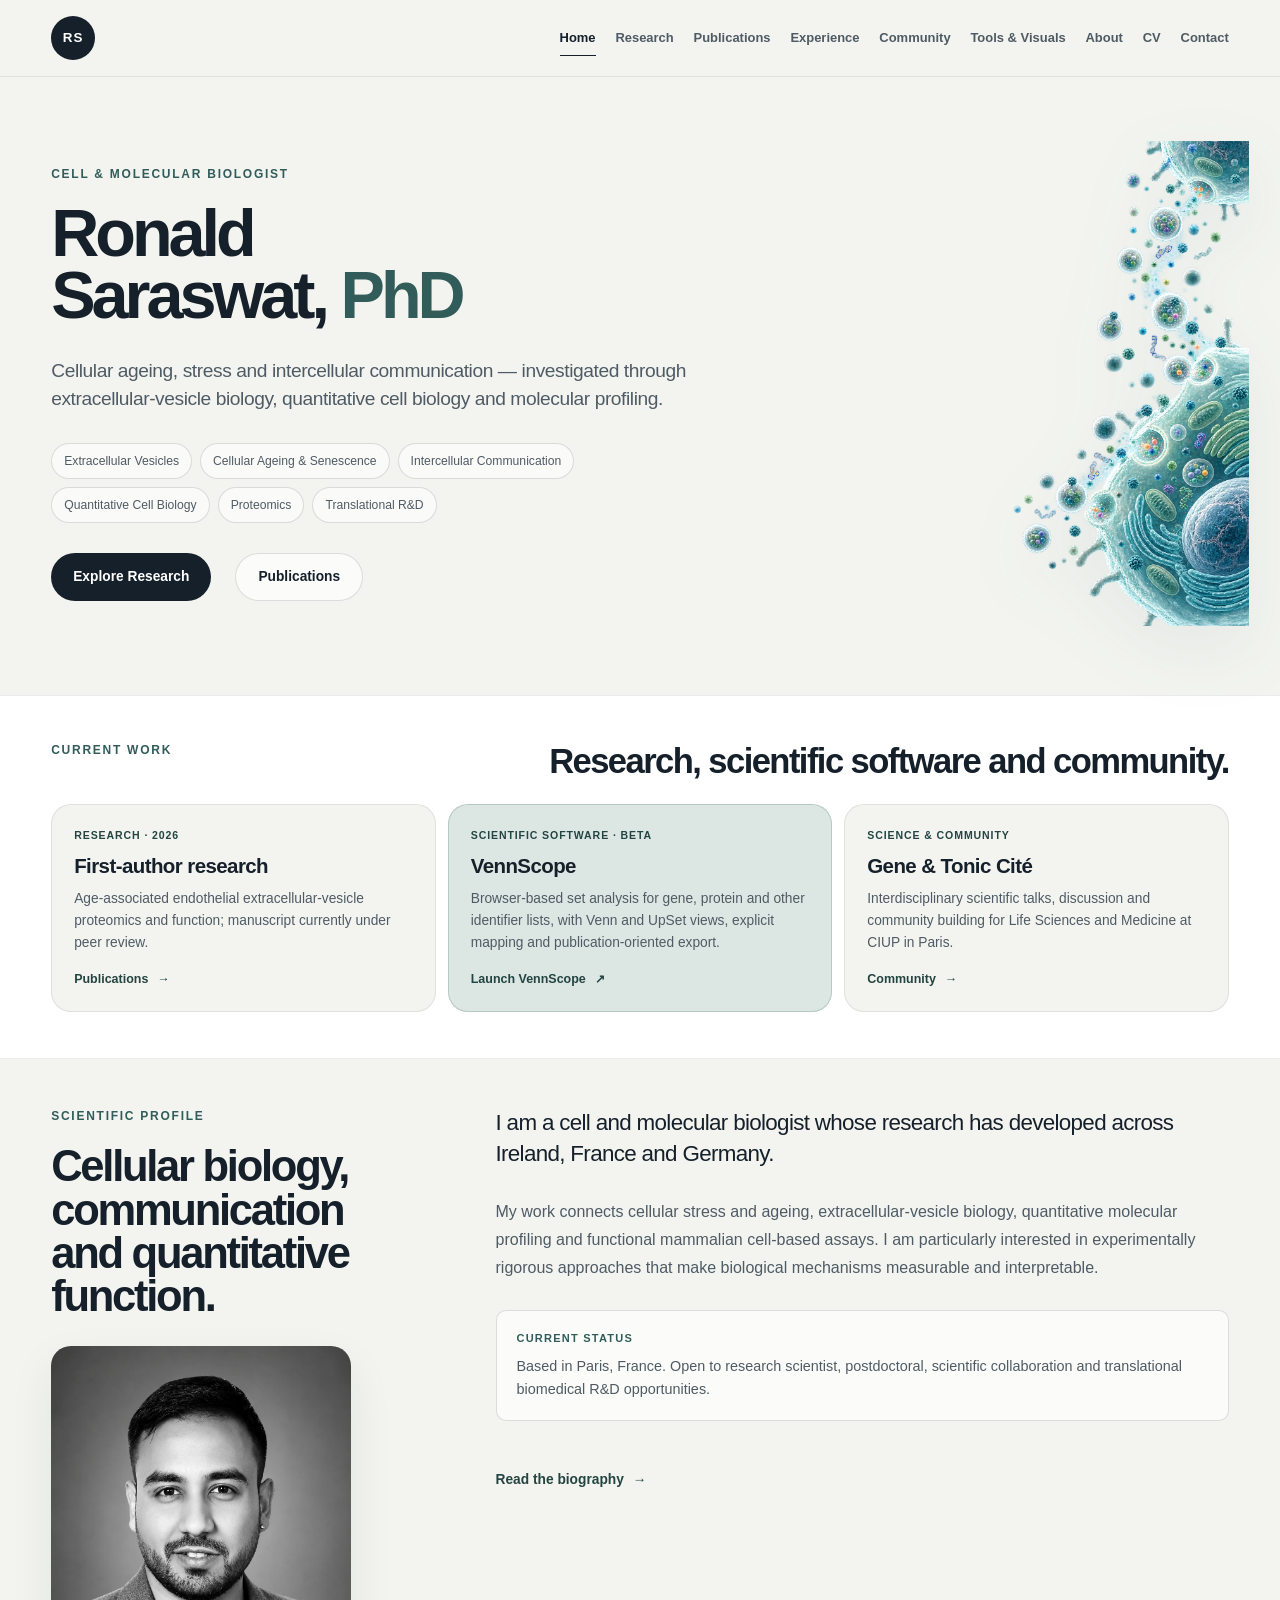
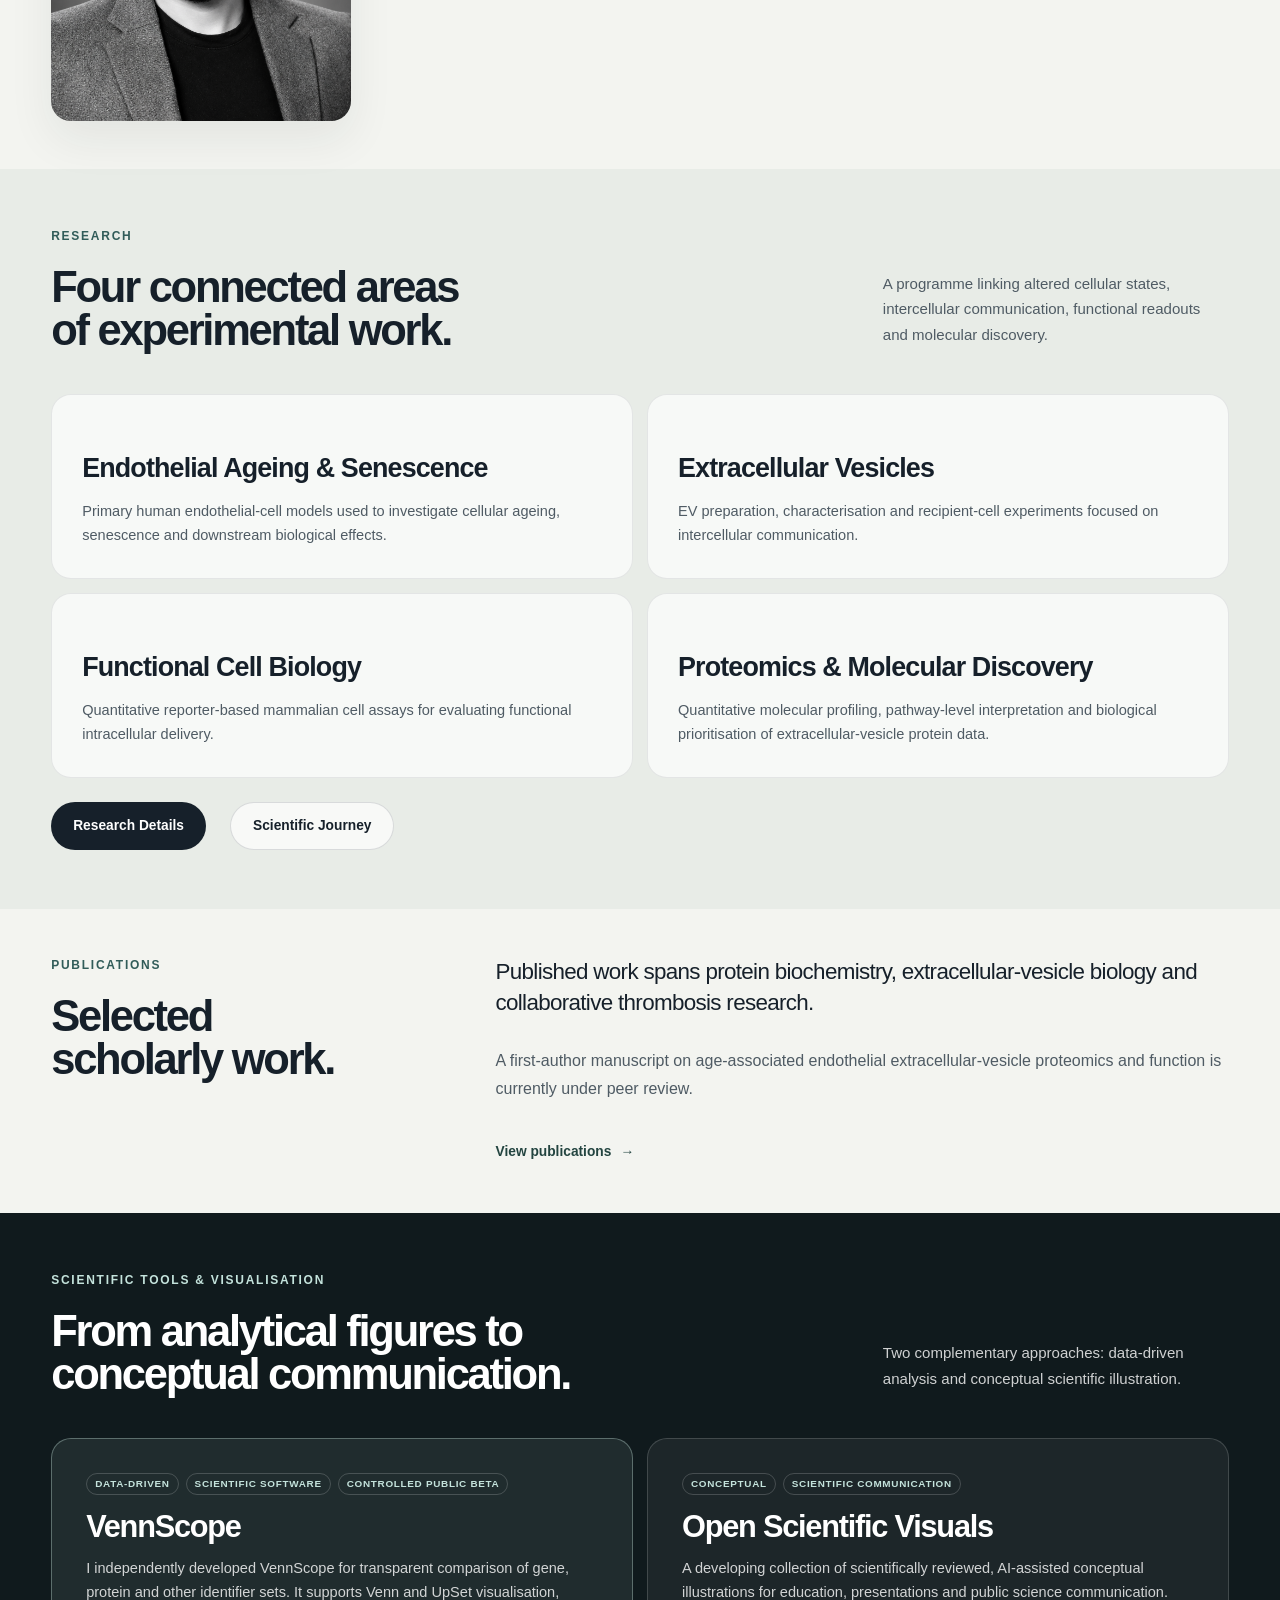
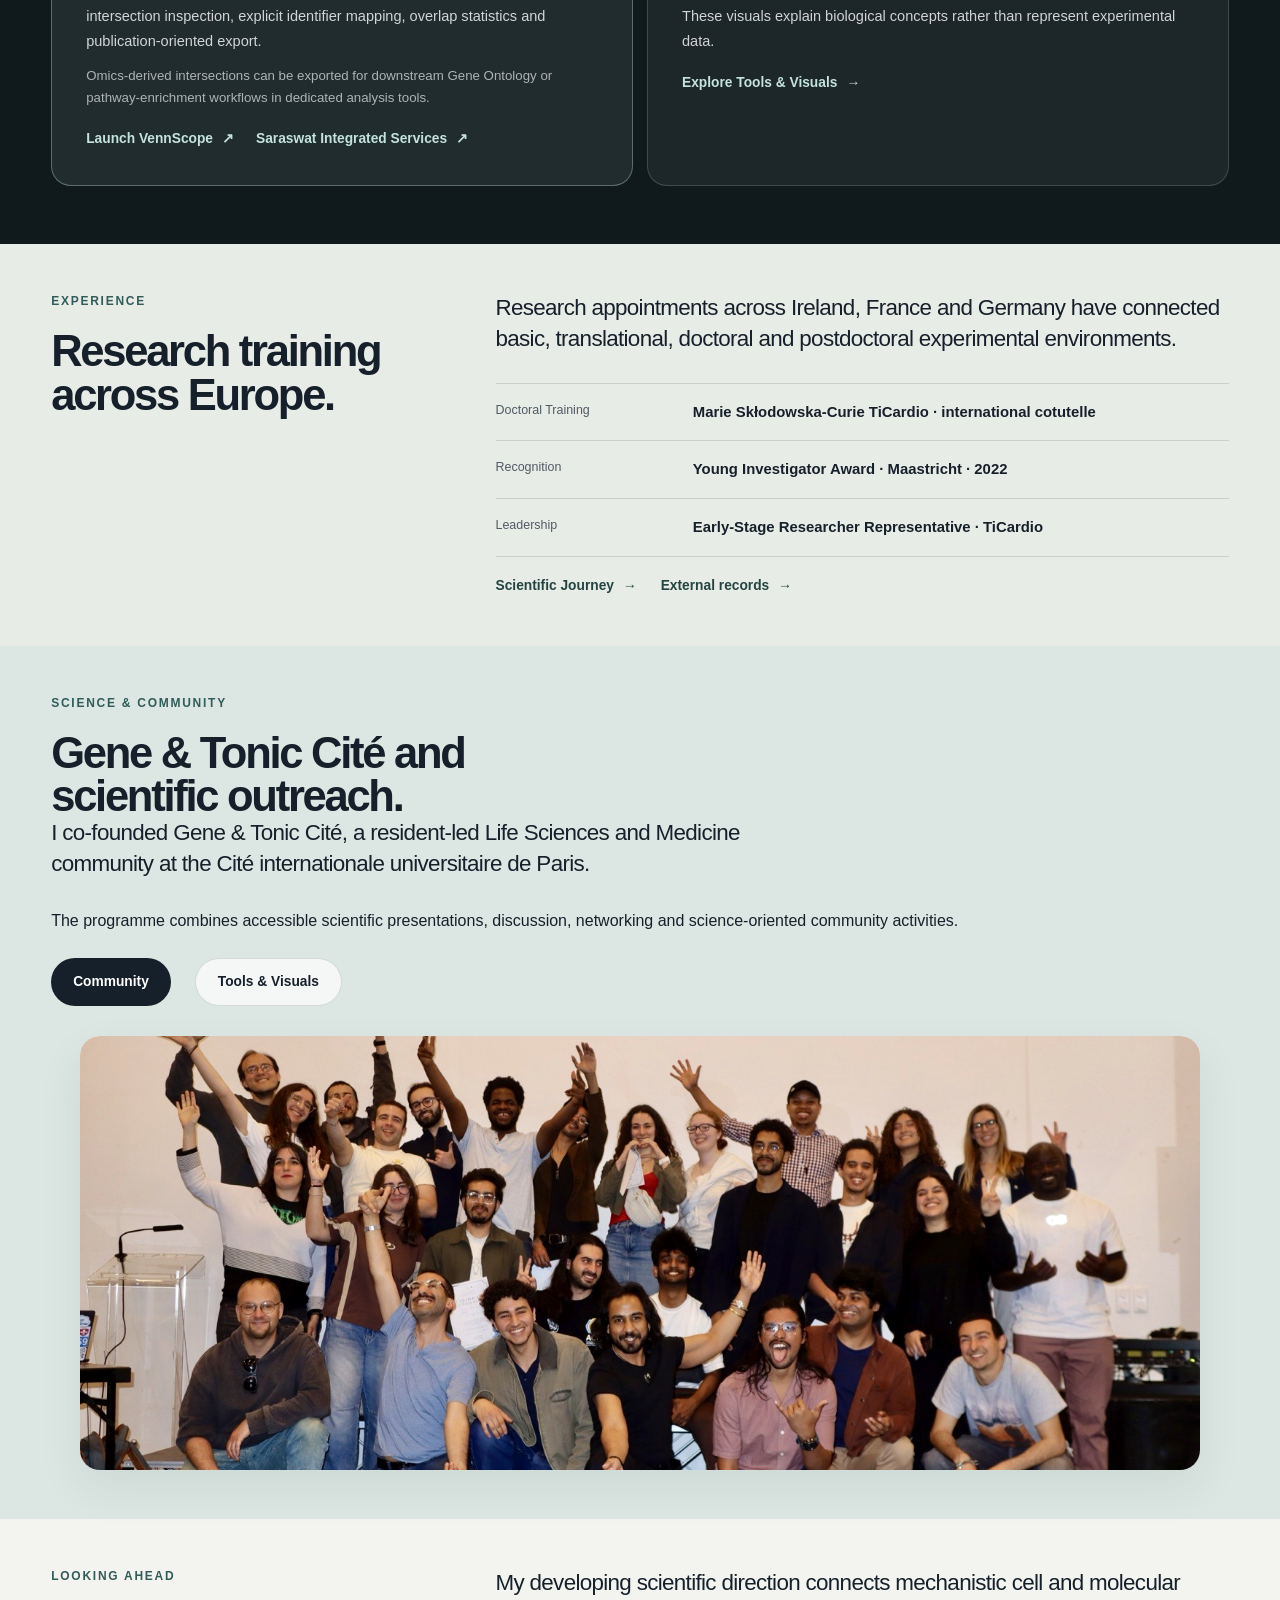
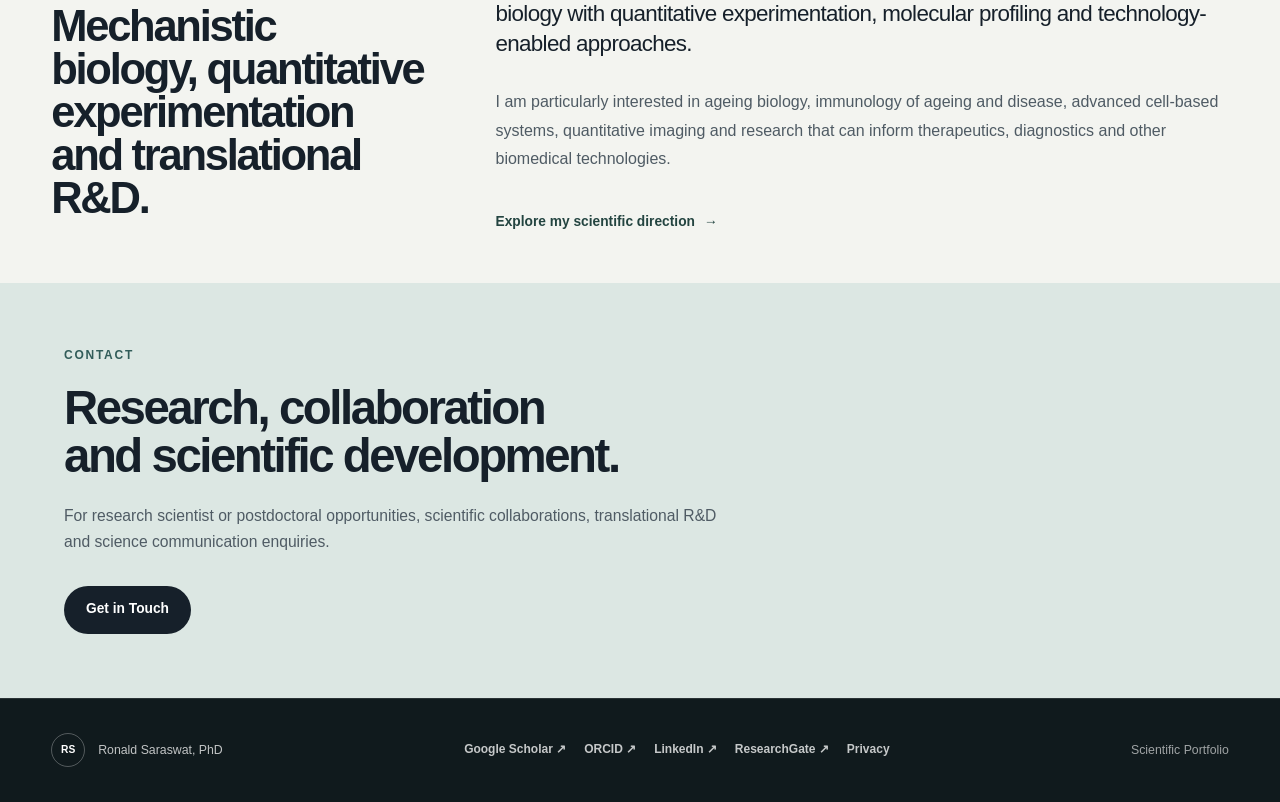
<file: index.html>
<!DOCTYPE html>
<html lang="en">
<head>
    <meta charset="UTF-8">
    <meta name="viewport" content="width=device-width, initial-scale=1.0">

    <title>Ronald Saraswat, PhD | Cell &amp; Molecular Biologist</title>
    <meta name="description" content="Scientific portfolio of Ronald Saraswat, PhD: cell and molecular biology, ageing, extracellular vesicles, quantitative experimentation, scientific software and science communication.">
    <meta name="author" content="Ronald Saraswat">
    <meta name="robots" content="index, follow, max-image-preview:large, max-snippet:-1, max-video-preview:-1">

    <link rel="canonical" href="https://ronald.saraswatintegratedservices.com/">
    <link rel="icon" type="image/svg+xml" href="/assets/images/rs-favicon.svg">

    <meta property="og:type" content="profile">
    <meta property="og:title" content="Ronald Saraswat, PhD | Cell &amp; Molecular Biologist">
    <meta property="og:description" content="Cell and molecular biology, ageing, extracellular vesicles, quantitative experimentation, VennScope scientific software and science communication.">
    <meta property="og:url" content="https://ronald.saraswatintegratedservices.com/">
    <meta property="og:site_name" content="Ronald Saraswat | Scientific Portfolio">
    <meta property="og:image" content="https://ronald.saraswatintegratedservices.com/assets/images/social-preview.png">
    <meta property="og:image:alt" content="Ronald Saraswat, PhD — Cell and Molecular Biologist">
    <meta property="og:image:type" content="image/png">
    <meta property="og:image:width" content="1200">
    <meta property="og:image:height" content="630">

    <meta name="twitter:card" content="summary_large_image">
    <meta name="twitter:title" content="Ronald Saraswat, PhD | Cell &amp; Molecular Biologist">
    <meta name="twitter:description" content="Scientific portfolio spanning cell biology, ageing, extracellular vesicles, quantitative experimentation, scientific software and communication.">
    <meta name="twitter:image" content="https://ronald.saraswatintegratedservices.com/assets/images/social-preview.png">
    <meta name="twitter:image:alt" content="Ronald Saraswat, PhD — Cell and Molecular Biologist">

    <meta name="theme-color" content="#f3f4f0">
    <link rel="stylesheet" href="/css/style.css?v=26">
    <script type="application/ld+json">
    {
      "@context": "https://schema.org",
      "@graph": [
        {
          "@type": "Person",
          "@id": "https://ronald.saraswatintegratedservices.com/#ronald-saraswat",
          "name": "Ronald Saraswat",
          "givenName": "Ronald",
          "familyName": "Saraswat",
          "honorificSuffix": "PhD",
          "jobTitle": "Cell & Molecular Biologist",
          "url": "https://ronald.saraswatintegratedservices.com/",
          "image": "https://ronald.saraswatintegratedservices.com/assets/images/ronald-saraswat-portrait.png",
          "description": "Cell and molecular biologist with research experience in extracellular vesicles, cellular ageing and senescence, proteomics, quantitative cell biology, redox biology and translational biomedical research.",
          "knowsAbout": [
            "Extracellular Vesicles",
            "Cellular Ageing",
            "Cellular Senescence",
            "Intercellular Communication",
            "Quantitative Cell Biology",
            "Proteomics",
            "Endothelial Biology",
            "Redox Biology",
            "Oxidative Stress",
            "Vascular Ageing",
            "Thrombosis"
          ],
          "sameAs": [
            "https://orcid.org/0000-0003-4049-1273",
            "https://scholar.google.com/citations?hl=en&user=kAreFC8AAAAJ",
            "https://www.linkedin.com/in/ronaldsaraswat",
            "https://www.researchgate.net/profile/Ronald-Saraswat-2"
          ],
          "funding": {
            "@type": "Grant",
            "name": "TiCardio — Thrombo-inflammation in cardiovascular disease",
            "identifier": "813409",
            "url": "https://cordis.europa.eu/project/id/813409",
            "description": "Doctoral research funded through the Marie Skłodowska-Curie Actions Innovative Training Network (MSCA-ITN) under the European Union's Horizon 2020 programme.",
            "funder": {
              "@type": "Organization",
              "name": "European Union"
            }
          },
          "alumniOf": [
            {
              "@type": "CollegeOrUniversity",
              "name": "Aix-Marseille Université",
              "url": "https://www.univ-amu.fr/en"
            },
            {
              "@type": "CollegeOrUniversity",
              "name": "Johannes Gutenberg University Mainz",
              "url": "https://www.uni-mainz.de/en/"
            }
          ],
          "hasCredential": {
            "@type": "EducationalOccupationalCredential",
            "name": "PhD in Health Biology",
            "credentialCategory": "Doctoral degree",
            "educationalLevel": "Doctorate",
            "description": "PhD in Health Biology completed in 2023 through an international cotutelle between Aix-Marseille Université and Johannes Gutenberg University Mainz."
          }
        },
        {
          "@type": "WebSite",
          "@id": "https://ronald.saraswatintegratedservices.com/#website",
          "url": "https://ronald.saraswatintegratedservices.com/",
          "name": "Ronald Saraswat | Scientific Portfolio",
          "publisher": {
            "@id": "https://ronald.saraswatintegratedservices.com/#ronald-saraswat"
          }
        },
        {
          "@type": "SoftwareApplication",
          "@id": "https://vennscope.saraswatintegratedservices.com/#software",
          "name": "VennScope",
          "url": "https://vennscope.saraswatintegratedservices.com/",
          "applicationCategory": "Scientific software",
          "operatingSystem": "Web",
          "description": "Browser-based scientific set analysis, identifier mapping, overlap statistics and publication-oriented Venn and UpSet figure preparation.",
          "creator": {
            "@id": "https://ronald.saraswatintegratedservices.com/#ronald-saraswat"
          },
          "provider": {
            "@type": "Organization",
            "name": "Saraswat Integrated Services Private Limited",
            "url": "https://saraswatintegratedservices.com/"
          }
        }
      ]
    }
    </script>
</head>

<body>
<a class="skip-link" href="#main-content">Skip to content</a>

<header class="site-header">
    <div class="nav-container">
        <a class="brand" href="/" aria-label="Ronald Saraswat homepage">RS</a>

        <button class="menu-toggle" aria-label="Open navigation menu" aria-expanded="false" aria-controls="primary-navigation">
            <span></span>
            <span></span>
        </button>

        <nav id="primary-navigation" class="site-nav" aria-label="Primary navigation">
            <a href="/" aria-current="page">Home</a>
            <a href="/research/">Research</a>
            <a href="/publications/">Publications</a>
            <a href="/experience/">Experience</a>
            <a href="/community/">Community</a>
            <a href="/scientific-visuals/">Tools &amp; Visuals</a>
            <a href="/about/">About</a>
            <a href="/cv/">CV</a>
            <a href="/contact/">Contact</a>
        </nav>
    </div>
</header>

<main id="main-content">

    <section class="hero">
        <div class="hero-grid">
            <div class="hero-content">
                <p class="eyebrow">Cell &amp; Molecular Biologist</p>

                <h1>
                    Ronald<br>
                    Saraswat, <span>PhD</span>
                </h1>

                <p class="hero-statement">
                    Cellular ageing, stress and intercellular communication —
                    investigated through extracellular-vesicle biology,
                    quantitative cell biology and molecular profiling.
                </p>

                <div class="research-tags" aria-label="Research areas">
                    <span>Extracellular Vesicles</span>
                    <span>Cellular Ageing &amp; Senescence</span>
                    <span>Intercellular Communication</span>
                    <span>Quantitative Cell Biology</span>
                    <span>Proteomics</span>
                    <span>Translational R&amp;D</span>
                </div>

                <div class="hero-actions">
                    <a class="button button-primary" href="/research/">Explore Research</a>
                    <a class="button button-secondary" href="/publications/">Publications</a>
                </div>
            </div>

            <div class="hero-media" aria-hidden="true">
                <img
                    class="hero-artwork"
                    src="/assets/images/hero-ev-communication.png"
                    alt=""
                >
            </div>
        </div>
    </section>


    <section class="home-highlights" aria-labelledby="current-work-title">
        <div class="home-highlights-inner">
            <div class="home-highlights-heading">
                <p class="eyebrow">Current Work</p>
                <h2 id="current-work-title">Research, scientific software and community.</h2>
            </div>

            <div class="highlight-grid">
                <article class="highlight-card">
                    <span class="highlight-kicker">Research · 2026</span>
                    <h3>First-author research</h3>
                    <p>Age-associated endothelial extracellular-vesicle proteomics and function; manuscript currently under peer review.</p>
                    <a class="text-action" href="/publications/">Publications <span aria-hidden="true">→</span></a>
                </article>

                <article class="highlight-card highlight-card-featured">
                    <span class="highlight-kicker">Scientific Software · Beta</span>
                    <h3>VennScope</h3>
                    <p>Browser-based set analysis for gene, protein and other identifier lists, with Venn and UpSet views, explicit mapping and publication-oriented export.</p>
                    <a class="text-action" href="https://vennscope.saraswatintegratedservices.com/" target="_blank" rel="noopener noreferrer">Launch VennScope <span aria-hidden="true">↗</span></a>
                </article>

                <article class="highlight-card">
                    <span class="highlight-kicker">Science &amp; Community</span>
                    <h3>Gene &amp; Tonic Cité</h3>
                    <p>Interdisciplinary scientific talks, discussion and community building for Life Sciences and Medicine at CIUP in Paris.</p>
                    <a class="text-action" href="/community/">Community <span aria-hidden="true">→</span></a>
                </article>
            </div>
        </div>
    </section>


    <section class="section home-about-section section-compact-home">
        <div class="section-grid home-about-grid">

            <div class="section-heading home-about-heading">
                <p class="eyebrow">Scientific Profile</p>
                <h2>Cellular biology, communication and quantitative function.</h2>

                <figure class="home-portrait">
                    <img
                        src="/assets/images/ronald-saraswat-portrait.png"
                        alt="Portrait of Ronald Saraswat"
                        loading="lazy"
                    >
                </figure>
            </div>

            <div class="section-content">
                <p class="large-copy">
                    I am a cell and molecular biologist whose research has developed across
                    Ireland, France and Germany.
                </p>

                <p>
                    My work connects cellular stress and ageing, extracellular-vesicle biology,
                    quantitative molecular profiling and functional mammalian cell-based assays.
                    I am particularly interested in experimentally rigorous approaches that make
                    biological mechanisms measurable and interpretable.
                </p>

                <div class="current-status">
                    <span class="current-status-label">Current Status</span>
                    <p>
                        Based in Paris, France. Open to research scientist, postdoctoral,
                        scientific collaboration and translational biomedical R&amp;D opportunities.
                    </p>
                </div>

                <a class="text-action" href="/about/">
                    Read the biography <span aria-hidden="true">→</span>
                </a>
            </div>

        </div>
    </section>


    <section class="section section-alt home-research-section">
        <div class="section-header">
            <div>
                <p class="eyebrow">Research</p>
                <h2>Four connected areas of experimental work.</h2>
            </div>
            <p>
                A programme linking altered cellular states, intercellular communication,
                functional readouts and molecular discovery.
            </p>
        </div>

        <div class="research-grid home-research-grid">
            <article class="research-card">
                <h3>Endothelial Ageing &amp; Senescence</h3>
                <p>Primary human endothelial-cell models used to investigate cellular ageing, senescence and downstream biological effects.</p>
            </article>

            <article class="research-card">
                <h3>Extracellular Vesicles</h3>
                <p>EV preparation, characterisation and recipient-cell experiments focused on intercellular communication.</p>
            </article>

            <article class="research-card">
                <h3>Functional Cell Biology</h3>
                <p>Quantitative reporter-based mammalian cell assays for evaluating functional intracellular delivery.</p>
            </article>

            <article class="research-card">
                <h3>Proteomics &amp; Molecular Discovery</h3>
                <p>Quantitative molecular profiling, pathway-level interpretation and biological prioritisation of extracellular-vesicle protein data.</p>
            </article>
        </div>

        <div class="hero-actions home-section-actions">
            <a class="button button-primary" href="/research/">Research Details</a>
            <a class="button button-secondary" href="/experience/">Scientific Journey</a>
        </div>
    </section>


    <section class="section section-compact-home">
        <div class="section-grid">
            <div class="section-heading">
                <p class="eyebrow">Publications</p>
                <h2>Selected scholarly work.</h2>
            </div>

            <div class="section-content">
                <p class="large-copy">
                    Published work spans protein biochemistry, extracellular-vesicle biology
                    and collaborative thrombosis research.
                </p>

                <p>
                    A first-author manuscript on age-associated endothelial extracellular-vesicle
                    proteomics and function is currently under peer review.
                </p>

                <a class="text-action" href="/publications/">
                    View publications <span aria-hidden="true">→</span>
                </a>
            </div>
        </div>
    </section>


    <section class="section section-dark home-tools-section">
        <div class="section-header">
            <div>
                <p class="eyebrow">Scientific Tools &amp; Visualisation</p>
                <h2>From analytical figures to conceptual communication.</h2>
            </div>
            <p>
                Two complementary approaches: data-driven analysis and conceptual scientific illustration.
            </p>
        </div>

        <div class="tools-grid">
            <article class="tool-card tool-card-featured">
                <div class="tool-card-meta">
                    <span>Data-driven</span>
                    <span>Scientific software</span>
                    <span>Controlled public beta</span>
                </div>
                <h3>VennScope</h3>
                <p>
                    I independently developed VennScope for transparent comparison of gene, protein
                    and other identifier sets. It supports Venn and UpSet visualisation, intersection
                    inspection, explicit identifier mapping, overlap statistics and publication-oriented export.
                </p>
                <p class="tool-card-note">
                    Omics-derived intersections can be exported for downstream Gene Ontology or pathway-enrichment workflows in dedicated analysis tools.
                </p>
                <div class="tool-card-links">
                    <a class="text-action" href="https://vennscope.saraswatintegratedservices.com/" target="_blank" rel="noopener noreferrer">Launch VennScope <span aria-hidden="true">↗</span></a>
                    <a class="text-action" href="https://saraswatintegratedservices.com/" target="_blank" rel="noopener noreferrer">Saraswat Integrated Services <span aria-hidden="true">↗</span></a>
                </div>
            </article>

            <article class="tool-card">
                <div class="tool-card-meta">
                    <span>Conceptual</span>
                    <span>Scientific communication</span>
                </div>
                <h3>Open Scientific Visuals</h3>
                <p>
                    A developing collection of scientifically reviewed, AI-assisted conceptual illustrations
                    for education, presentations and public science communication. These visuals explain
                    biological concepts rather than represent experimental data.
                </p>
                <div class="tool-card-links">
                    <a class="text-action" href="/scientific-visuals/">Explore Tools &amp; Visuals <span aria-hidden="true">→</span></a>
                </div>
            </article>
        </div>
    </section>


    <section class="section section-alt section-compact-home">
        <div class="section-grid">
            <div class="section-heading">
                <p class="eyebrow">Experience</p>
                <h2>Research training across Europe.</h2>
            </div>

            <div class="section-content">
                <p class="large-copy">
                    Research appointments across Ireland, France and Germany have connected basic,
                    translational, doctoral and postdoctoral experimental environments.
                </p>

                <div class="activity-list compact-activity-list">
                    <div>
                        <span>Doctoral Training</span>
                        <strong>Marie Skłodowska-Curie TiCardio · international cotutelle</strong>
                    </div>
                    <div>
                        <span>Recognition</span>
                        <strong>Young Investigator Award · Maastricht · 2022</strong>
                    </div>
                    <div>
                        <span>Leadership</span>
                        <strong>Early-Stage Researcher Representative · TiCardio</strong>
                    </div>
                </div>

                <div class="inline-actions">
                    <a class="text-action" href="/experience/">Scientific Journey <span aria-hidden="true">→</span></a>
                    <a class="text-action" href="/mentions/">External records <span aria-hidden="true">→</span></a>
                </div>
            </div>
        </div>
    </section>


    <section class="communication-section home-community-section home-community-compact">
        <div class="communication-grid">
            <div>
                <p class="eyebrow">Science &amp; Community</p>
                <h2>Gene &amp; Tonic Cité and scientific outreach.</h2>
            </div>

            <div class="communication-feature">
                <p class="large-copy">
                    I co-founded Gene &amp; Tonic Cité, a resident-led Life Sciences and Medicine
                    community at the Cité internationale universitaire de Paris.
                </p>

                <p>
                    The programme combines accessible scientific presentations, discussion,
                    networking and science-oriented community activities.
                </p>

                <div class="hero-actions home-section-actions">
                    <a class="button button-primary" href="/community/">Community</a>
                    <a class="button button-secondary" href="/scientific-visuals/">Tools &amp; Visuals</a>
                </div>
            </div>
        </div>

        <figure class="home-community-photo">
            <img
                src="/assets/images/gene-tonic-mosaic-02.jpg"
                alt="Gene &amp; Tonic Cité participants during a science and community event in Paris"
                loading="lazy"
            >
        </figure>
    </section>


    <section class="section section-compact-home">
        <div class="section-grid">
            <div class="section-heading">
                <p class="eyebrow">Looking Ahead</p>
                <h2>Mechanistic biology, quantitative experimentation and translational R&amp;D.</h2>
            </div>

            <div class="section-content">
                <p class="large-copy">
                    My developing scientific direction connects mechanistic cell and molecular biology
                    with quantitative experimentation, molecular profiling and technology-enabled approaches.
                </p>

                <p>
                    I am particularly interested in ageing biology, immunology of ageing and disease,
                    advanced cell-based systems, quantitative imaging and research that can inform
                    therapeutics, diagnostics and other biomedical technologies.
                </p>

                <a class="text-action" href="/about/">
                    Explore my scientific direction <span aria-hidden="true">→</span>
                </a>
            </div>
        </div>
    </section>


    <section class="page-next">
        <div class="page-next-inner">
            <p class="eyebrow">Contact</p>
            <h2>Research, collaboration and scientific development.</h2>
            <p>
                For research scientist or postdoctoral opportunities, scientific collaborations,
                translational R&amp;D and science communication enquiries.
            </p>

            <div class="hero-actions">
                <a class="button button-primary" href="/contact/">Get in Touch</a>
            </div>
        </div>
    </section>

</main>

<footer class="site-footer">
    <div class="footer-identity">
        <strong>RS</strong>
        <span>Ronald Saraswat, PhD</span>
    </div>

    <div class="footer-links">
        <a href="https://scholar.google.com/citations?hl=en&amp;user=kAreFC8AAAAJ" target="_blank" rel="noopener noreferrer">Google Scholar ↗</a>
        <a href="https://orcid.org/0000-0003-4049-1273" target="_blank" rel="noopener noreferrer">ORCID ↗</a>
        <a href="https://www.linkedin.com/in/ronaldsaraswat" target="_blank" rel="noopener noreferrer">LinkedIn ↗</a>
        <a href="https://www.researchgate.net/profile/Ronald-Saraswat-2" target="_blank" rel="noopener noreferrer">ResearchGate ↗</a>
<a href="/privacy/">Privacy</a>
    </div>

    <p class="footer-label">Scientific Portfolio</p>
</footer>

<script src="/js/main.js"></script>
</body>
</html>
</file>
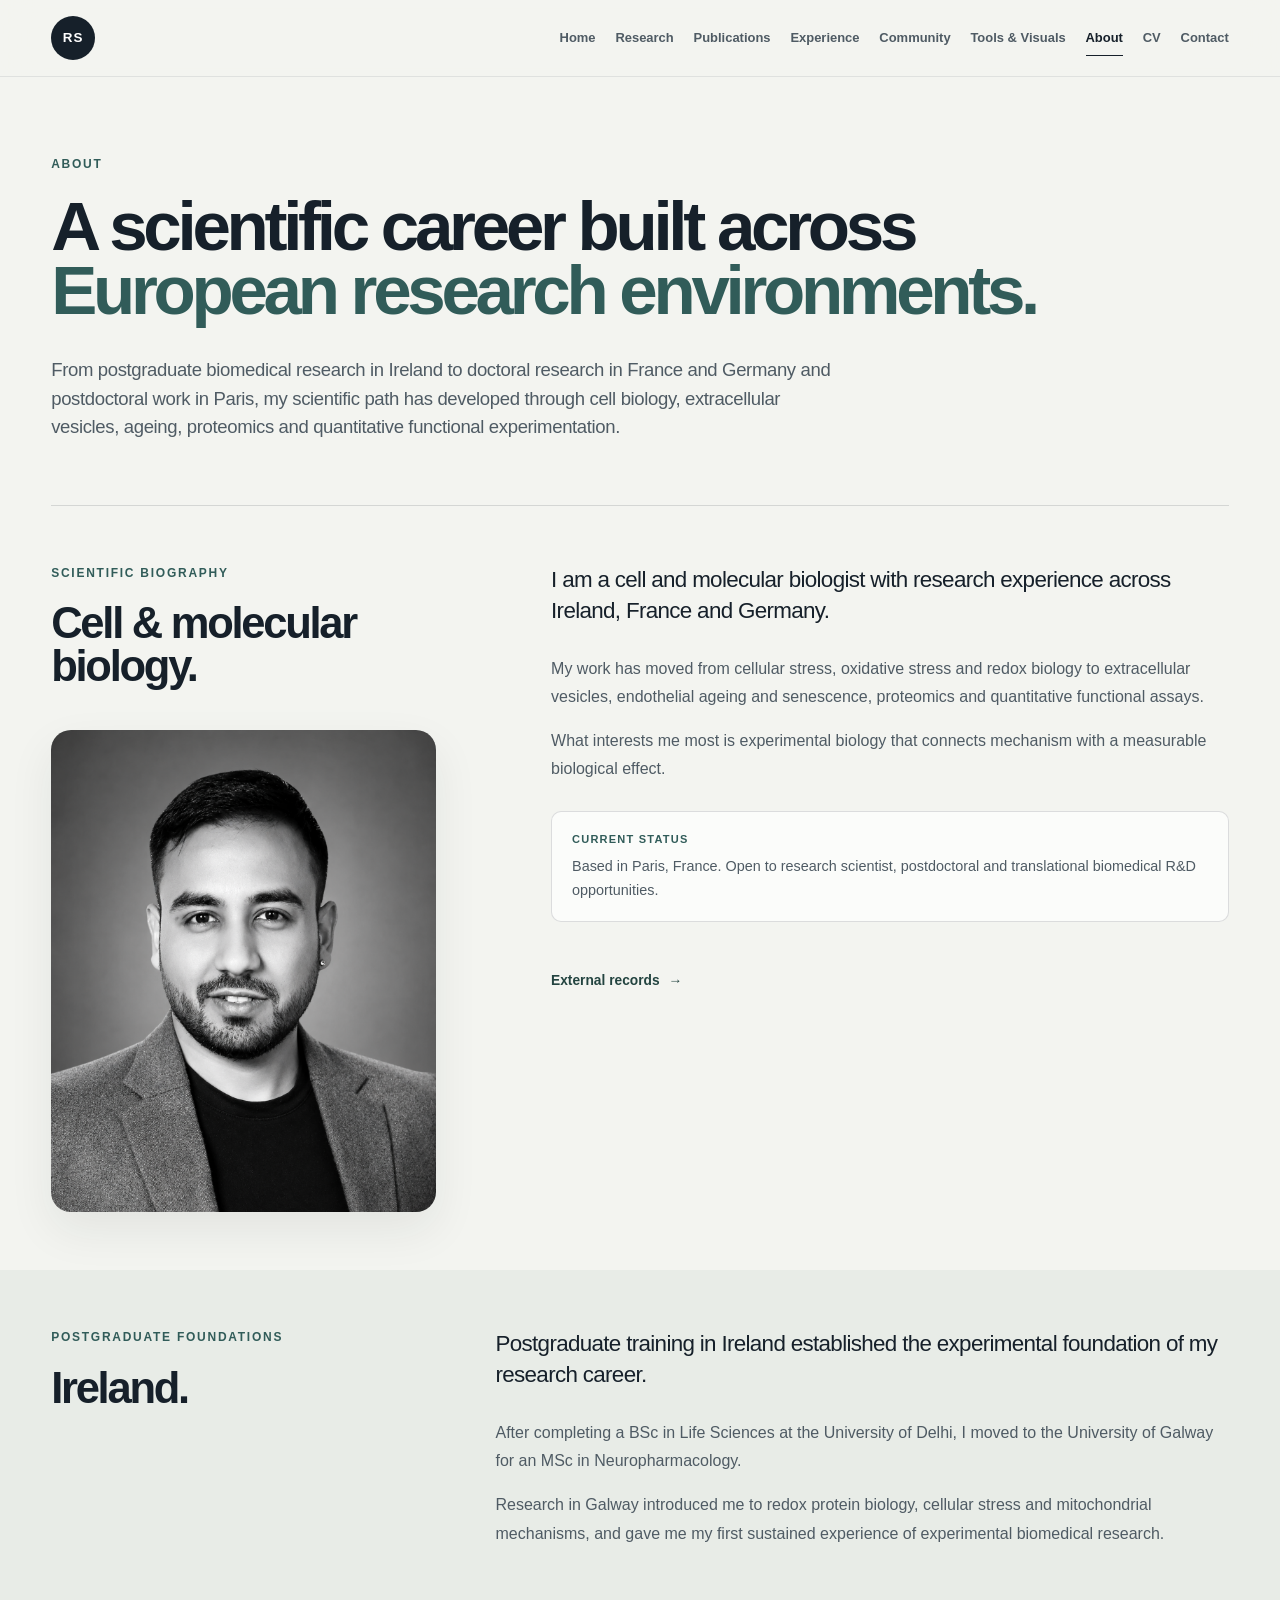
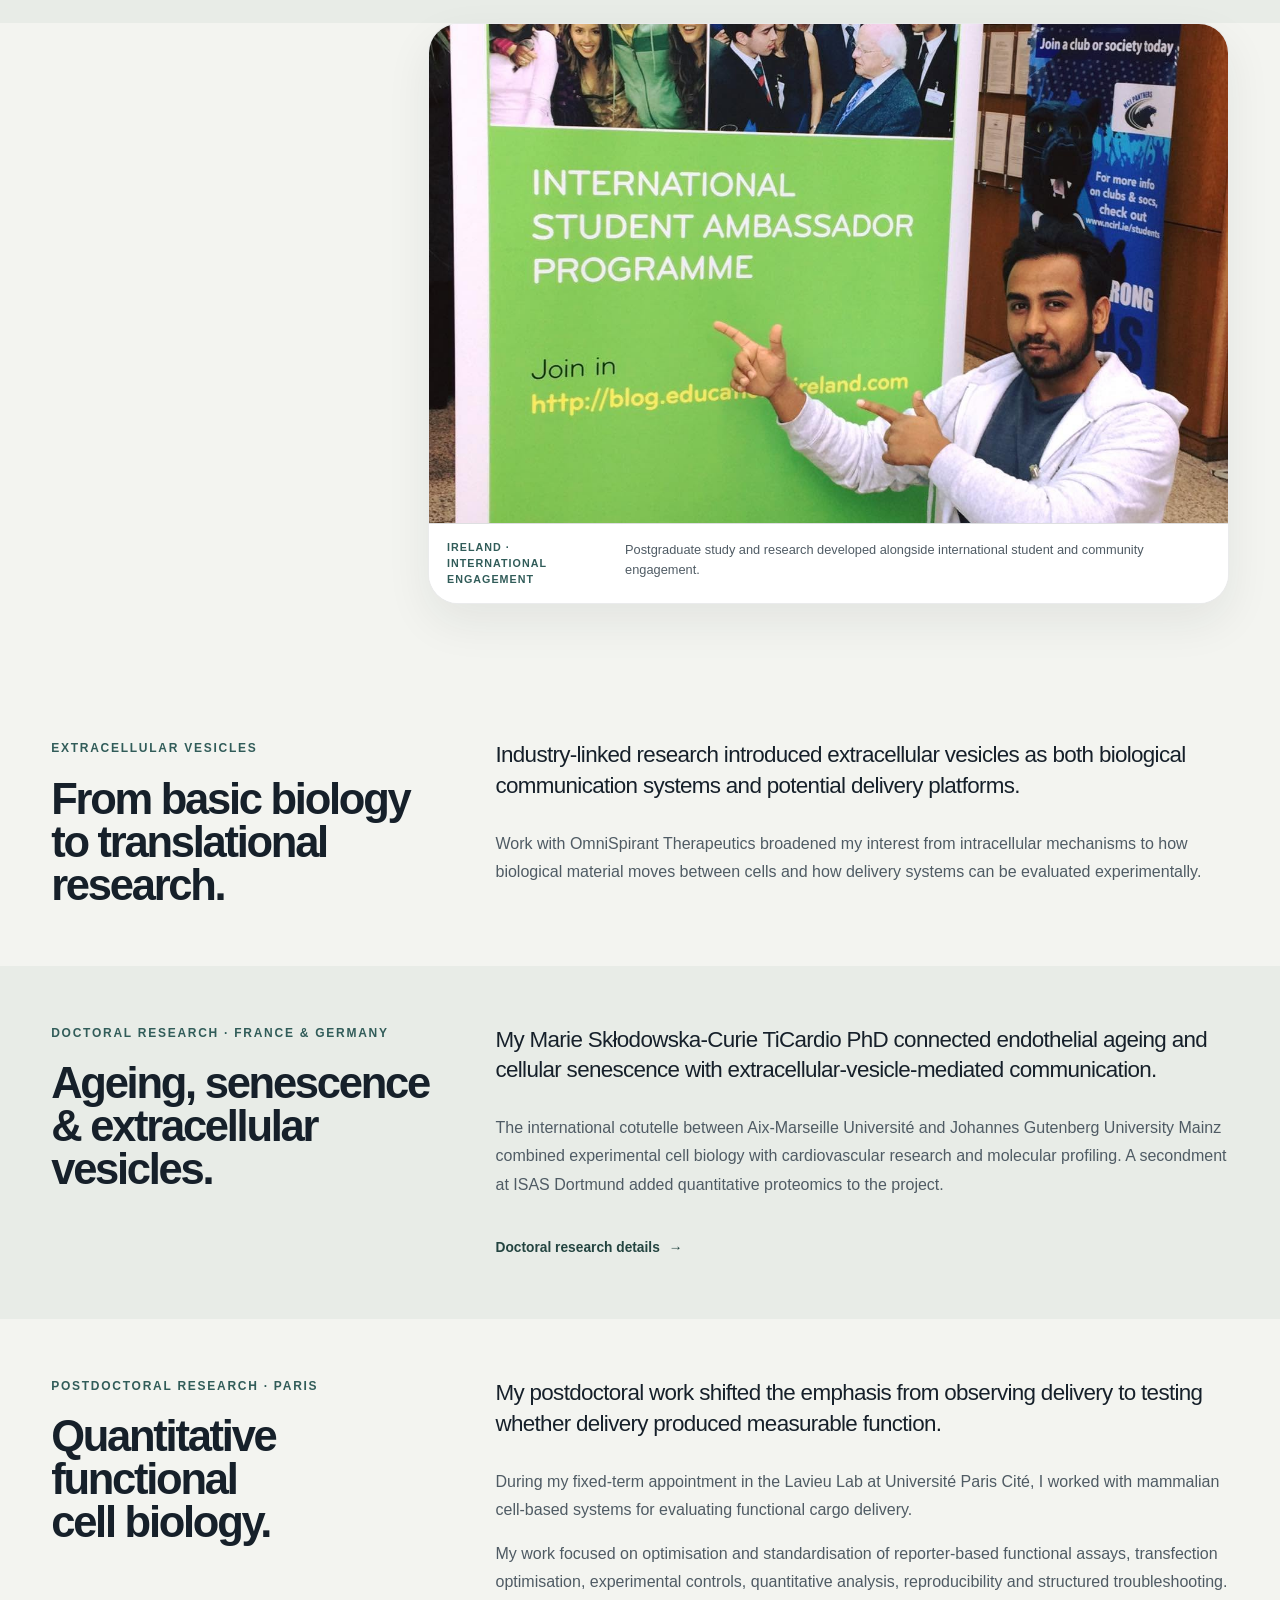
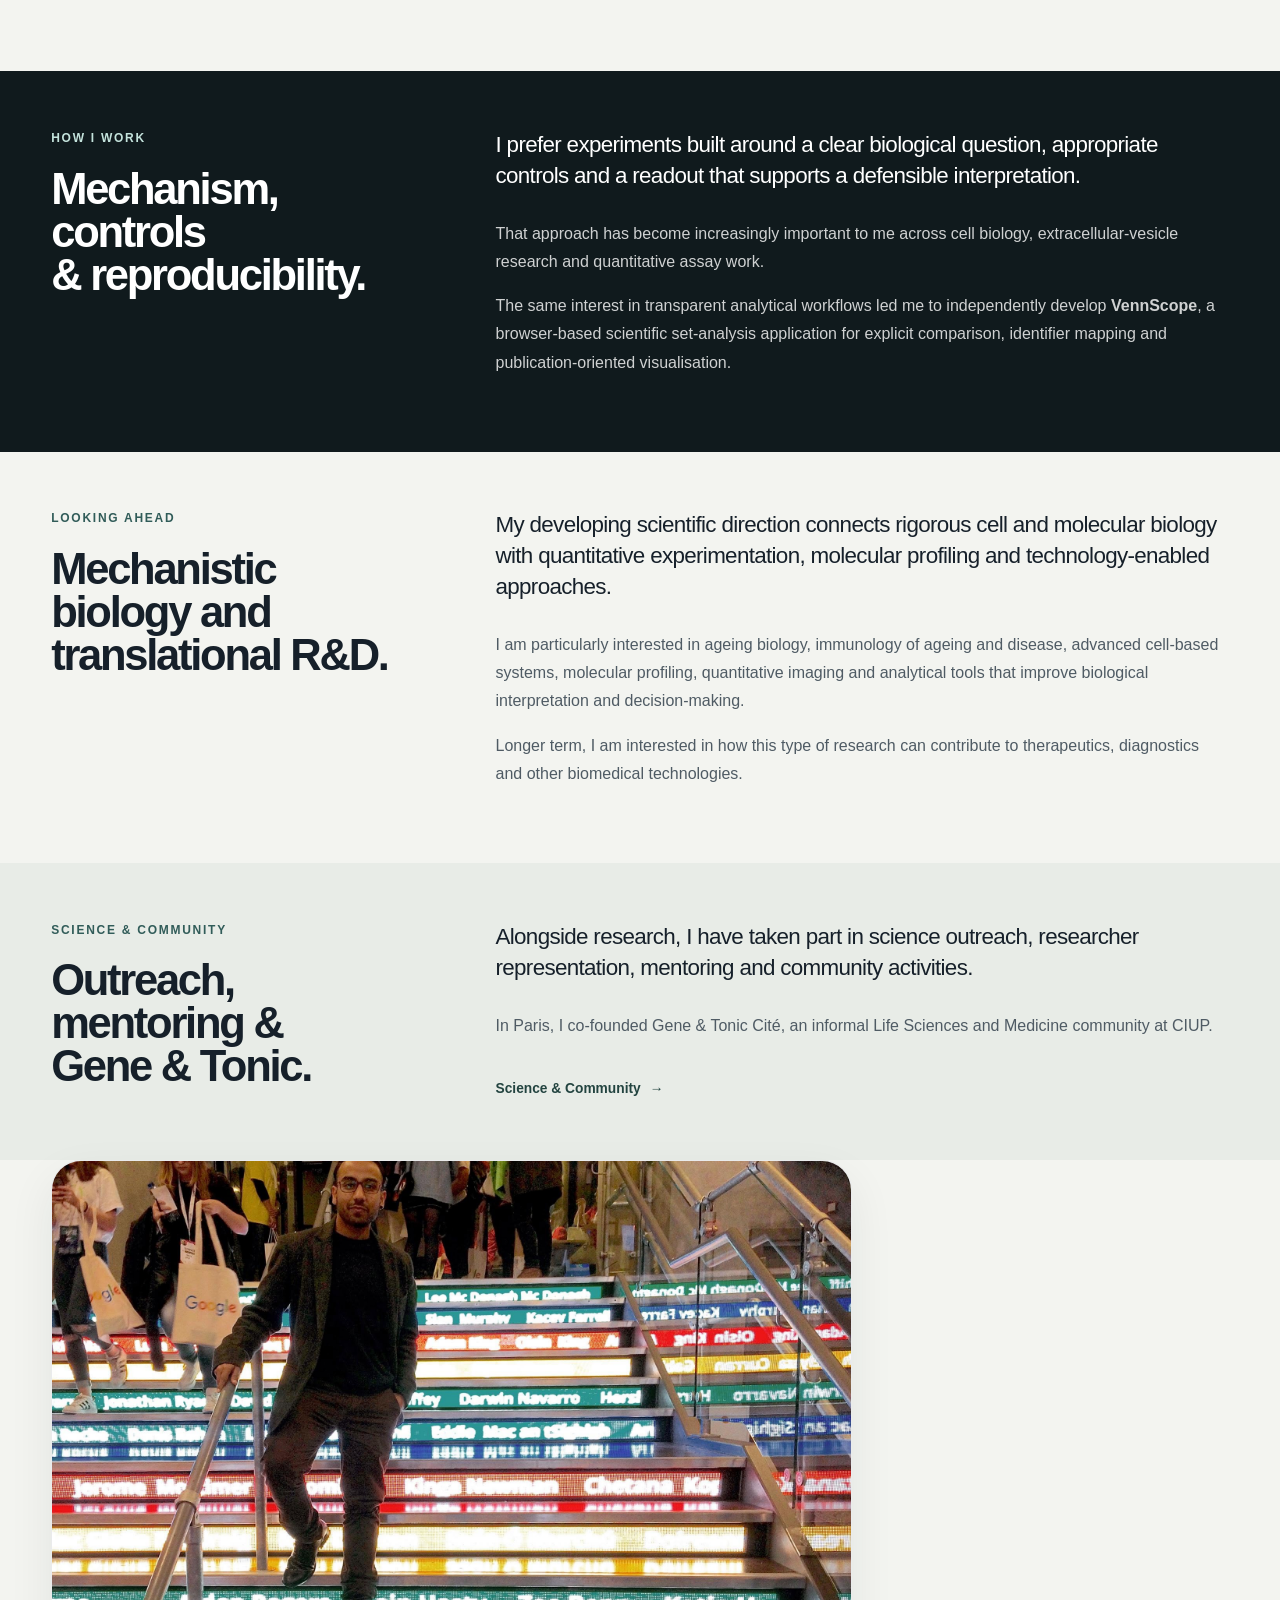
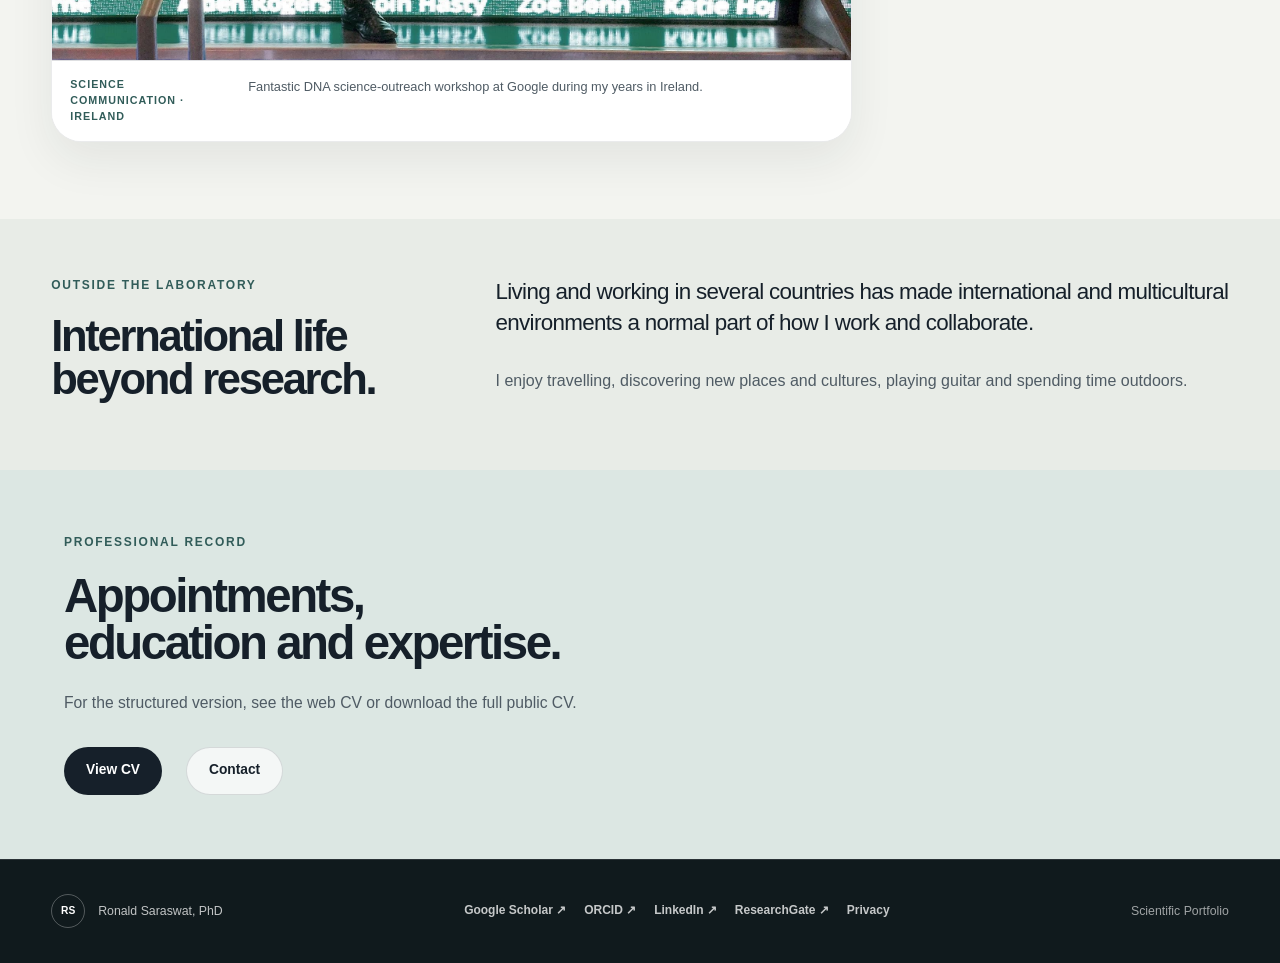
<file: about/index.html>
<!DOCTYPE html>
<html lang="en">
<head>
    <meta charset="UTF-8">
    <meta name="viewport" content="width=device-width, initial-scale=1.0">

    <title>About | Ronald Saraswat, PhD</title>
    <meta name="description" content="About Ronald Saraswat, PhD: redox biology, oxidative stress, extracellular vesicles, cellular ageing and senescence, proteomics and quantitative cell biology.">
    <meta name="author" content="Ronald Saraswat">
    <meta name="robots" content="index, follow, max-image-preview:large, max-snippet:-1, max-video-preview:-1">

    <link rel="canonical" href="https://ronald.saraswatintegratedservices.com/about/">
    <link rel="icon" type="image/svg+xml" href="/assets/images/rs-favicon.svg">

    <meta property="og:type" content="profile">
    <meta property="og:title" content="About | Ronald Saraswat, PhD">
    <meta property="og:description" content="Scientific biography spanning redox biology, oxidative stress, extracellular vesicles, cellular ageing and senescence, proteomics and quantitative cell biology.">
    <meta property="og:url" content="https://ronald.saraswatintegratedservices.com/about/">
    <meta property="og:site_name" content="Ronald Saraswat | Scientific Portfolio">
    <meta property="og:image" content="https://ronald.saraswatintegratedservices.com/assets/images/social-preview.png">
    <meta property="og:image:alt" content="Ronald Saraswat, PhD — Cell and Molecular Biologist">
    <meta property="og:image:type" content="image/png">
    <meta property="og:image:width" content="1200">
    <meta property="og:image:height" content="630">

    <meta name="twitter:card" content="summary_large_image">
    <meta name="twitter:title" content="About | Ronald Saraswat, PhD">
    <meta name="twitter:description" content="Scientific biography spanning redox biology, oxidative stress, extracellular vesicles, cellular ageing and senescence, proteomics and quantitative cell biology.">
    <meta name="twitter:image" content="https://ronald.saraswatintegratedservices.com/assets/images/social-preview.png">
    <meta name="twitter:image:alt" content="About Ronald Saraswat, PhD — scientific biography">

    <meta name="theme-color" content="#f3f4f0">
    <link rel="stylesheet" href="/css/style.css?v=26">

    <script type="application/ld+json">
    {
      "@context": "https://schema.org",
      "@type": "ProfilePage",
      "name": "About Ronald Saraswat, PhD",
      "url": "https://ronald.saraswatintegratedservices.com/about/",
      "mainEntity": {
        "@type": "Person",
        "@id": "https://ronald.saraswatintegratedservices.com/#ronald-saraswat",
        "name": "Ronald Saraswat",
        "honorificSuffix": "PhD",
        "jobTitle": "Cell & Molecular Biologist",
        "url": "https://ronald.saraswatintegratedservices.com/",
        "image": "https://ronald.saraswatintegratedservices.com/assets/images/ronald-saraswat-portrait.png",
        "description": "Cell and molecular biologist with research experience in redox biology, oxidative stress, extracellular vesicles, endothelial ageing and senescence, proteomics and quantitative functional cell biology.",
        "sameAs": [
          "https://orcid.org/0000-0003-4049-1273",
          "https://scholar.google.com/citations?hl=en&user=kAreFC8AAAAJ",
          "https://www.linkedin.com/in/ronaldsaraswat",
          "https://www.researchgate.net/profile/Ronald-Saraswat-2"
        ]
      }
    }
    </script>
</head>

<body>
<a class="skip-link" href="#main-content">Skip to content</a>

<header class="site-header">
    <div class="nav-container">
        <a class="brand" href="/" aria-label="Ronald Saraswat homepage">RS</a>

        <button class="menu-toggle" aria-label="Open navigation menu" aria-expanded="false" aria-controls="primary-navigation">
            <span></span><span></span>
        </button>

        <nav id="primary-navigation" class="site-nav" aria-label="Primary navigation">
            <a href="/">Home</a>
            <a href="/research/">Research</a>
            <a href="/publications/">Publications</a>
            <a href="/experience/">Experience</a>
            <a href="/community/">Community</a>
            <a href="/scientific-visuals/">Tools &amp; Visuals</a>
            <a href="/about/" aria-current="page">About</a>
            <a href="/cv/">CV</a>
            <a href="/contact/">Contact</a>
        </nav>
    </div>
</header>

<main id="main-content">

    <section class="page-hero about-page-hero">
        <div class="page-hero-inner">
            <p class="eyebrow">About</p>
            <h1>
                A scientific career built
                across <span>European research environments.</span>
            </h1>
            <p class="page-hero-intro">
                From postgraduate biomedical research in Ireland to doctoral research
                in France and Germany and postdoctoral work in Paris, my scientific
                path has developed through cell biology, extracellular vesicles, ageing,
                proteomics and quantitative functional experimentation.
            </p>
        </div>
    </section>


    <section class="section">
        <div class="section-grid about-grid">

            <div class="about-left">
                <div class="section-heading">
                    <p class="eyebrow">Scientific Biography</p>
                    <h2>Cell &amp; molecular biology.</h2>
                </div>

                <figure class="about-portrait about-portrait-final">
                    <img
                        src="/assets/images/ronald-saraswat-portrait.png"
                        alt="Portrait of Ronald Saraswat"
                        loading="eager"
                    >
                </figure>
            </div>

            <div class="section-content about-copy">
                <p class="large-copy">
                    I am a cell and molecular biologist with research experience
                    across Ireland, France and Germany.
                </p>

                <p>
                    My work has moved from cellular stress, oxidative stress and redox biology to
                    extracellular vesicles, endothelial ageing and senescence,
                    proteomics and quantitative functional assays.
                </p>

                <p>
                    What interests me most is experimental biology that connects
                    mechanism with a measurable biological effect.
                </p>

                <div class="current-status">
                    <span class="current-status-label">Current Status</span>
                    <p>
                        Based in Paris, France. Open to research scientist,
                        postdoctoral and translational biomedical R&amp;D opportunities.
                    </p>
                </div>

                <a class="text-action" href="/mentions/">
                    External records <span aria-hidden="true">→</span>
                </a>
            </div>

        </div>
    </section>


    <section class="section section-alt">
        <div class="section-grid">
            <div class="section-heading">
                <p class="eyebrow">Postgraduate Foundations</p>
                <h2>Ireland.</h2>
            </div>

            <div class="section-content">
                <p class="large-copy">
                    Postgraduate training in Ireland established the experimental
                    foundation of my research career.
                </p>

                <p>
                    After completing a BSc in Life Sciences at the University of Delhi,
                    I moved to the University of Galway for an MSc in Neuropharmacology.
                </p>

                <p>
                    Research in Galway introduced me to redox protein biology,
                    cellular stress and mitochondrial mechanisms, and gave me my
                    first sustained experience of experimental biomedical research.
                </p>
            </div>
        </div>
    </section>


    <section class="about-visual-break">
        <figure class="about-editorial-figure about-editorial-right about-editorial-final">
            <img
                src="/assets/images/about-ireland-student-ambassador.jpg"
                alt="Ronald Saraswat during international student ambassador activities in Ireland"
                loading="lazy"
            >
            <figcaption>
                <span>Ireland · International Engagement</span>
                <p>
                    Postgraduate study and research developed alongside international
                    student and community engagement.
                </p>
            </figcaption>
        </figure>
    </section>


    <section class="section">
        <div class="section-grid">
            <div class="section-heading">
                <p class="eyebrow">Extracellular Vesicles</p>
                <h2>From basic biology to translational research.</h2>
            </div>

            <div class="section-content">
                <p class="large-copy">
                    Industry-linked research introduced extracellular vesicles
                    as both biological communication systems and potential delivery platforms.
                </p>

                <p>
                    Work with OmniSpirant Therapeutics broadened my interest from
                    intracellular mechanisms to how biological material moves between cells
                    and how delivery systems can be evaluated experimentally.
                </p>
            </div>
        </div>
    </section>


    <section class="section section-alt">
        <div class="section-grid">
            <div class="section-heading">
                <p class="eyebrow">Doctoral Research · France &amp; Germany</p>
                <h2>Ageing, senescence &amp; extracellular vesicles.</h2>
            </div>

            <div class="section-content">
                <p class="large-copy">
                    My Marie Skłodowska-Curie TiCardio PhD connected endothelial
                    ageing and cellular senescence with extracellular-vesicle-mediated communication.
                </p>

                <p>
                    The international cotutelle between Aix-Marseille Université
                    and Johannes Gutenberg University Mainz combined experimental
                    cell biology with cardiovascular research and molecular profiling.
                    A secondment at ISAS Dortmund added quantitative proteomics to the project.
                </p>

                <a class="text-action" href="/research/">
                    Doctoral research details <span aria-hidden="true">→</span>
                </a>
            </div>
        </div>
    </section>


    <section class="section">
        <div class="section-grid">
            <div class="section-heading">
                <p class="eyebrow">Postdoctoral Research · Paris</p>
                <h2>Quantitative functional cell biology.</h2>
            </div>

            <div class="section-content">
                <p class="large-copy">
                    My postdoctoral work shifted the emphasis from observing delivery
                    to testing whether delivery produced measurable function.
                </p>

                <p>
                    During my fixed-term appointment in the Lavieu Lab at Université Paris Cité,
                    I worked with mammalian cell-based systems for evaluating functional cargo delivery.
                </p>

                <p>
                    My work focused on optimisation and standardisation of reporter-based
                    functional assays, transfection optimisation, experimental controls,
                    quantitative analysis, reproducibility and structured troubleshooting.
                </p>
            </div>
        </div>
    </section>


    <section class="section section-dark">
        <div class="section-grid">
            <div class="section-heading">
                <p class="eyebrow">How I Work</p>
                <h2>Mechanism, controls &amp; reproducibility.</h2>
            </div>

            <div class="section-content">
                <p class="large-copy">
                    I prefer experiments built around a clear biological question,
                    appropriate controls and a readout that supports a defensible interpretation.
                </p>

                <p>
                    That approach has become increasingly important to me across
                    cell biology, extracellular-vesicle research and quantitative assay work.
                </p>

                <p>
                    The same interest in transparent analytical workflows led me to independently
                    develop <a href="https://vennscope.saraswatintegratedservices.com/" target="_blank" rel="noopener noreferrer"><strong>VennScope</strong></a>,
                    a browser-based scientific set-analysis application for explicit comparison,
                    identifier mapping and publication-oriented visualisation.
                </p>
            </div>
        </div>
    </section>


    <section class="section">
        <div class="section-grid">
            <div class="section-heading">
                <p class="eyebrow">Looking Ahead</p>
                <h2>Mechanistic biology and translational R&amp;D.</h2>
            </div>

            <div class="section-content">
                <p class="large-copy">
                    My developing scientific direction connects rigorous cell and molecular biology
                    with quantitative experimentation, molecular profiling and technology-enabled approaches.
                </p>

                <p>
                    I am particularly interested in ageing biology, immunology of ageing and disease,
                    advanced cell-based systems, molecular profiling, quantitative imaging and analytical
                    tools that improve biological interpretation and decision-making.
                </p>

                <p>
                    Longer term, I am interested in how this type of research can
                    contribute to therapeutics, diagnostics and other biomedical technologies.
                </p>
            </div>
        </div>
    </section>


    <section class="section section-alt">
        <div class="section-grid">
            <div class="section-heading">
                <p class="eyebrow">Science &amp; Community</p>
                <h2>Outreach, mentoring &amp; Gene &amp; Tonic.</h2>
            </div>

            <div class="section-content">
                <p class="large-copy">
                    Alongside research, I have taken part in science outreach,
                    researcher representation, mentoring and community activities.
                </p>

                <p>
                    In Paris, I co-founded Gene &amp; Tonic Cité, an informal
                    Life Sciences and Medicine community at CIUP.
                </p>

                <a class="text-action" href="/community/">
                    Science &amp; Community <span aria-hidden="true">→</span>
                </a>
            </div>
        </div>
    </section>


    <section class="about-visual-break">
        <figure class="about-editorial-figure about-editorial-left about-editorial-final">
            <img
                src="/assets/images/about-science-outreach-google.jpg"
                alt="Ronald Saraswat during a Fantastic DNA science outreach workshop at Google in Ireland"
                loading="lazy"
            >
            <figcaption>
                <span>Science Communication · Ireland</span>
                <p>
                    Fantastic DNA science-outreach workshop at Google during my years in Ireland.
                </p>
            </figcaption>
        </figure>
    </section>


    <section class="section section-alt">
        <div class="section-grid">
            <div class="section-heading">
                <p class="eyebrow">Outside the Laboratory</p>
                <h2>International life beyond research.</h2>
            </div>

            <div class="section-content">
                <p class="large-copy">
                    Living and working in several countries has made international
                    and multicultural environments a normal part of how I work and collaborate.
                </p>

                <p>
                    I enjoy travelling, discovering new places and cultures,
                    playing guitar and spending time outdoors.
                </p>
            </div>
        </div>
    </section>


    <section class="page-next">
        <div class="page-next-inner">
            <p class="eyebrow">Professional Record</p>
            <h2>Appointments, education and expertise.</h2>
            <p>
                For the structured version, see the web CV or download the full public CV.
            </p>

            <div class="hero-actions">
                <a class="button button-primary" href="/cv/">View CV</a>
                <a class="button button-secondary" href="/contact/">Contact</a>
            </div>
        </div>
    </section>

</main>

<footer class="site-footer">
    <div class="footer-identity">
        <strong>RS</strong>
        <span>Ronald Saraswat, PhD</span>
    </div>

    <div class="footer-links">
        <a href="https://scholar.google.com/citations?hl=en&amp;user=kAreFC8AAAAJ" target="_blank" rel="noopener noreferrer">Google Scholar ↗</a>
        <a href="https://orcid.org/0000-0003-4049-1273" target="_blank" rel="noopener noreferrer">ORCID ↗</a>
        <a href="https://www.linkedin.com/in/ronaldsaraswat" target="_blank" rel="noopener noreferrer">LinkedIn ↗</a>
        <a href="https://www.researchgate.net/profile/Ronald-Saraswat-2" target="_blank" rel="noopener noreferrer">ResearchGate ↗</a>
<a href="/privacy/">Privacy</a>
    </div>

    <p class="footer-label">Scientific Portfolio</p>
</footer>

<script src="/js/main.js"></script>
</body>
</html>
</file>
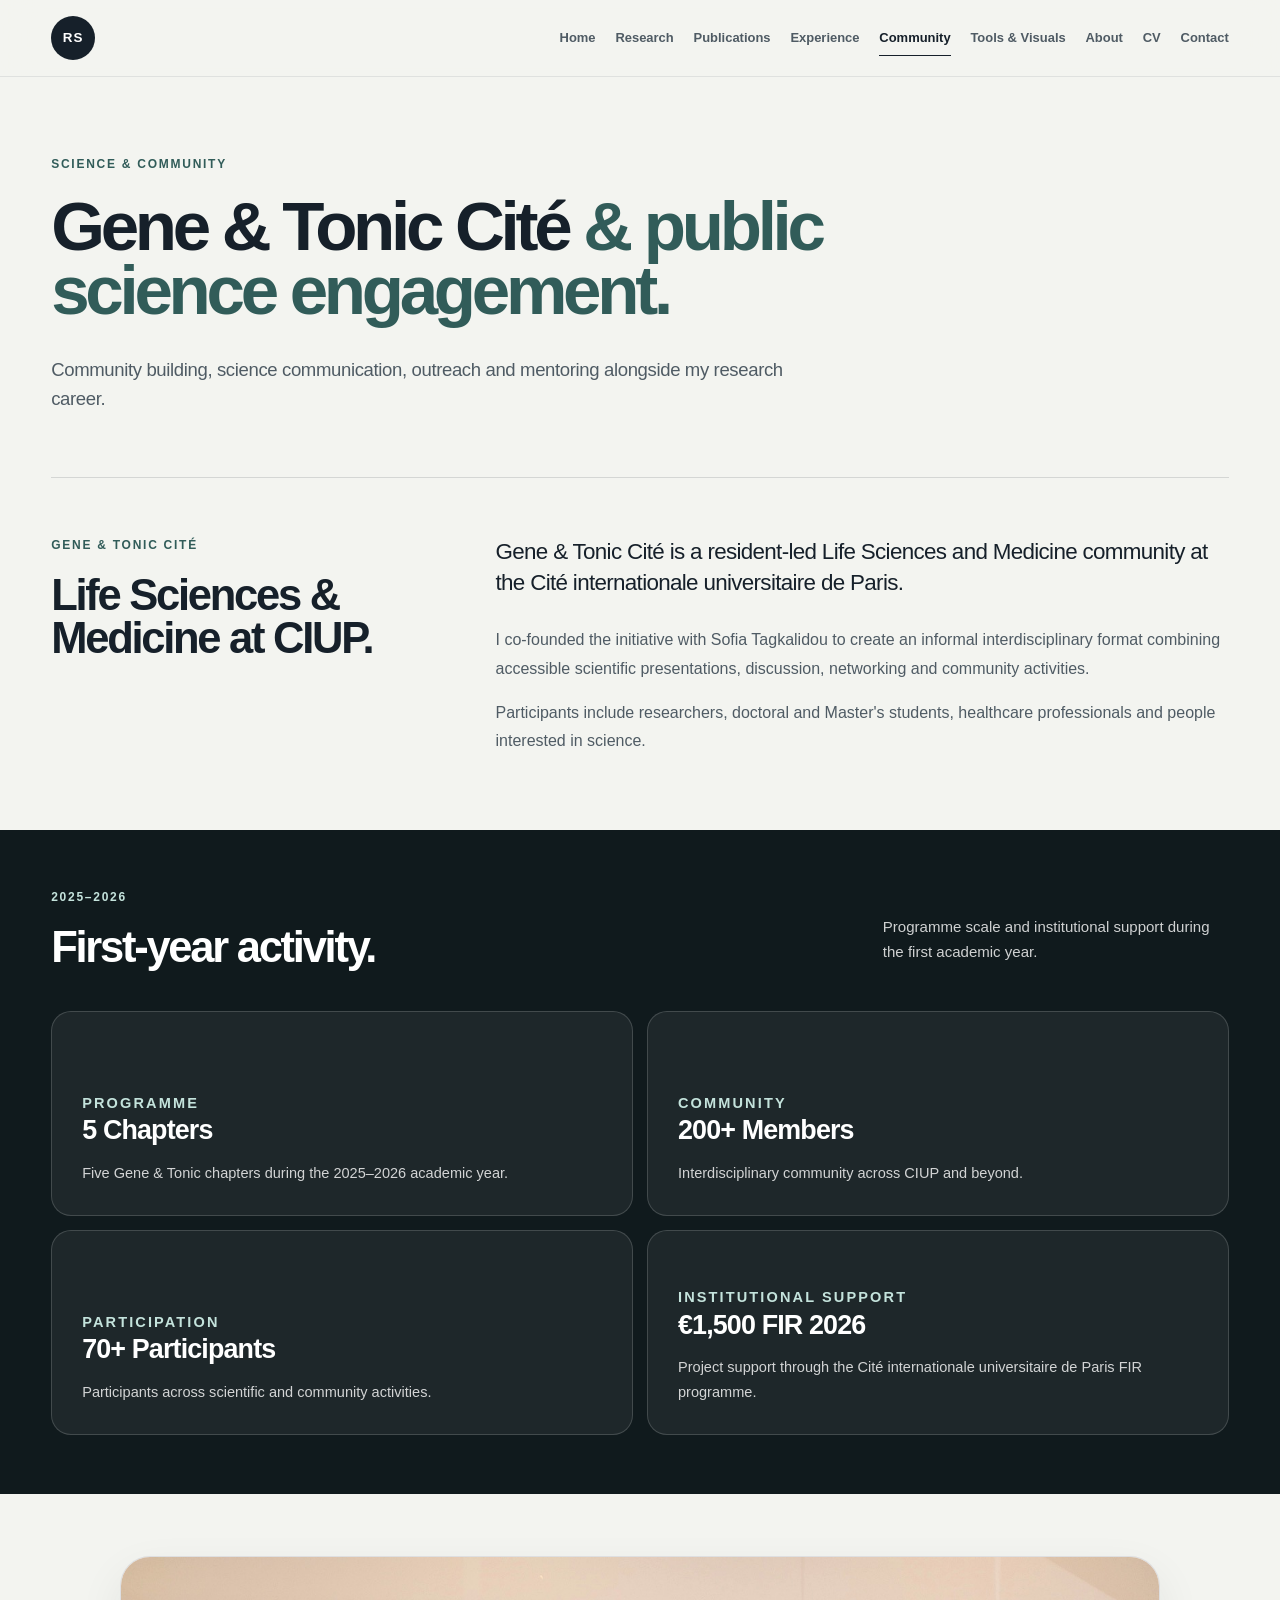
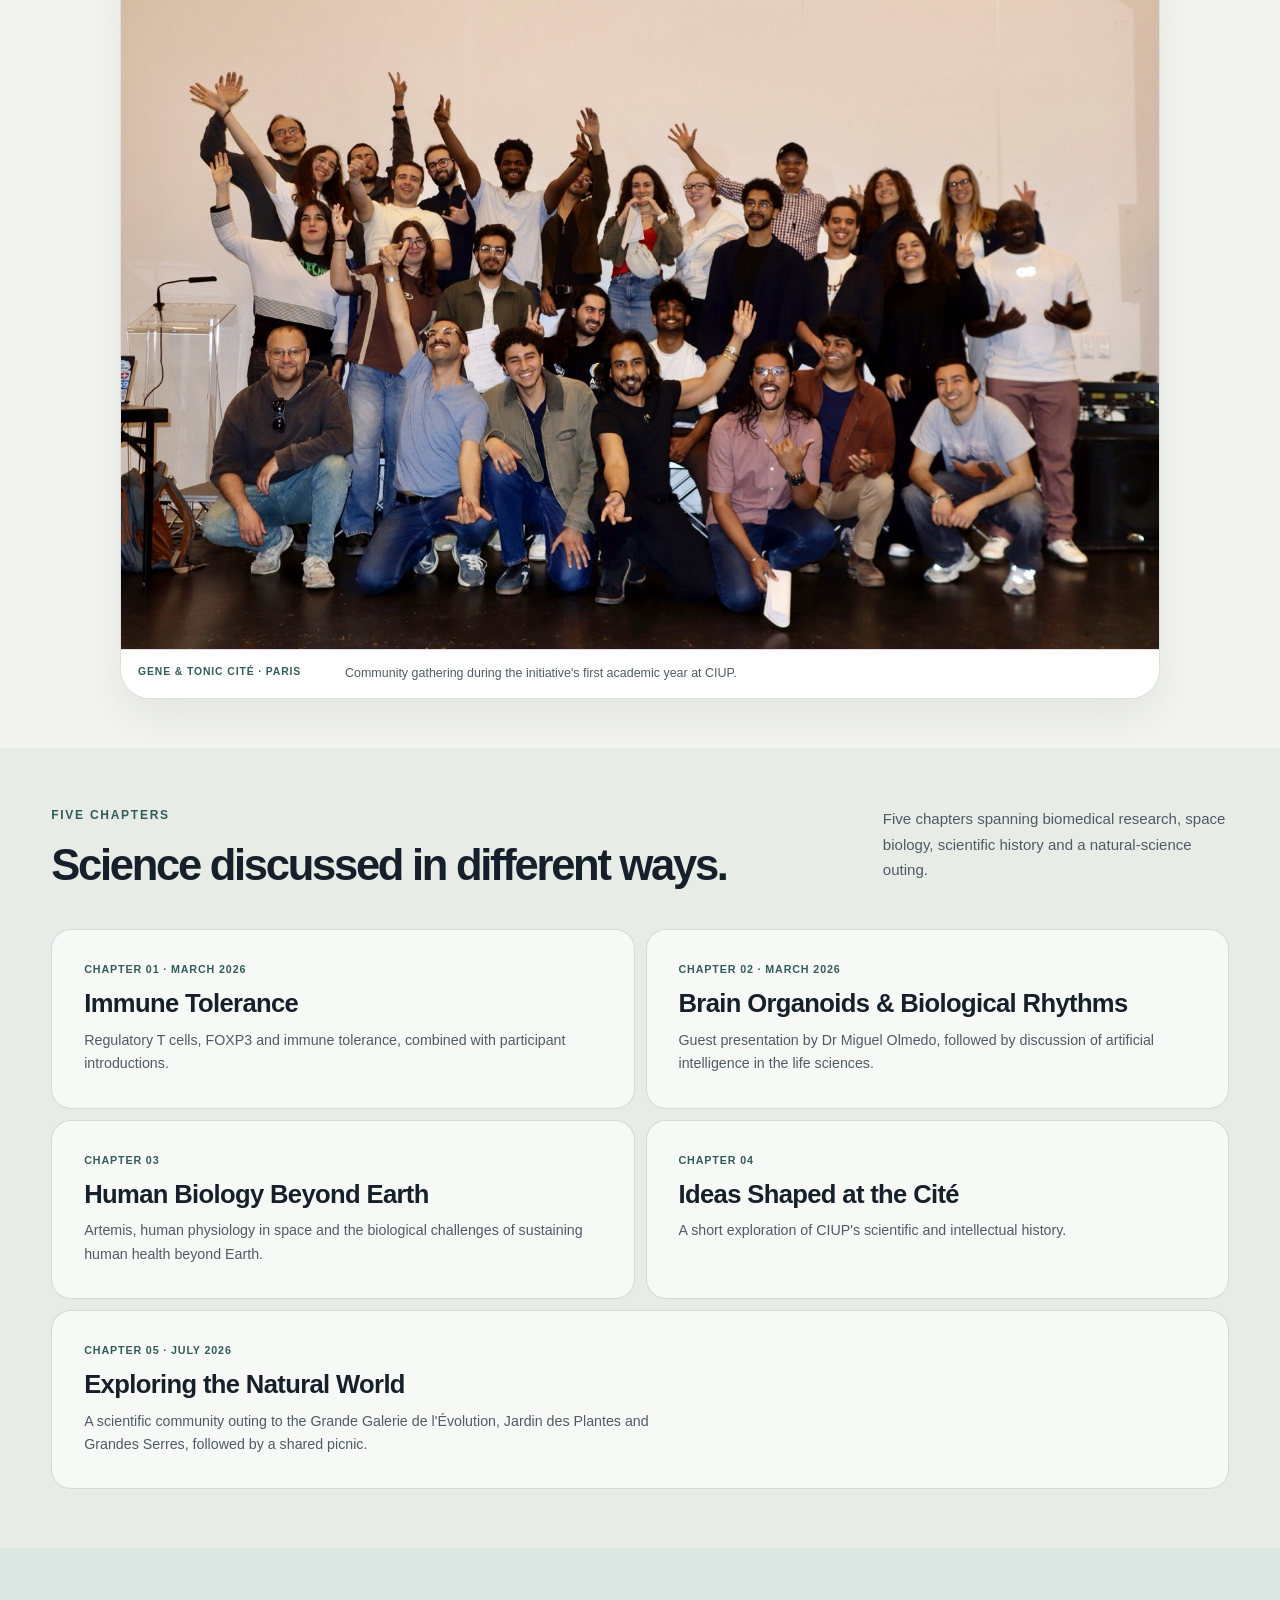
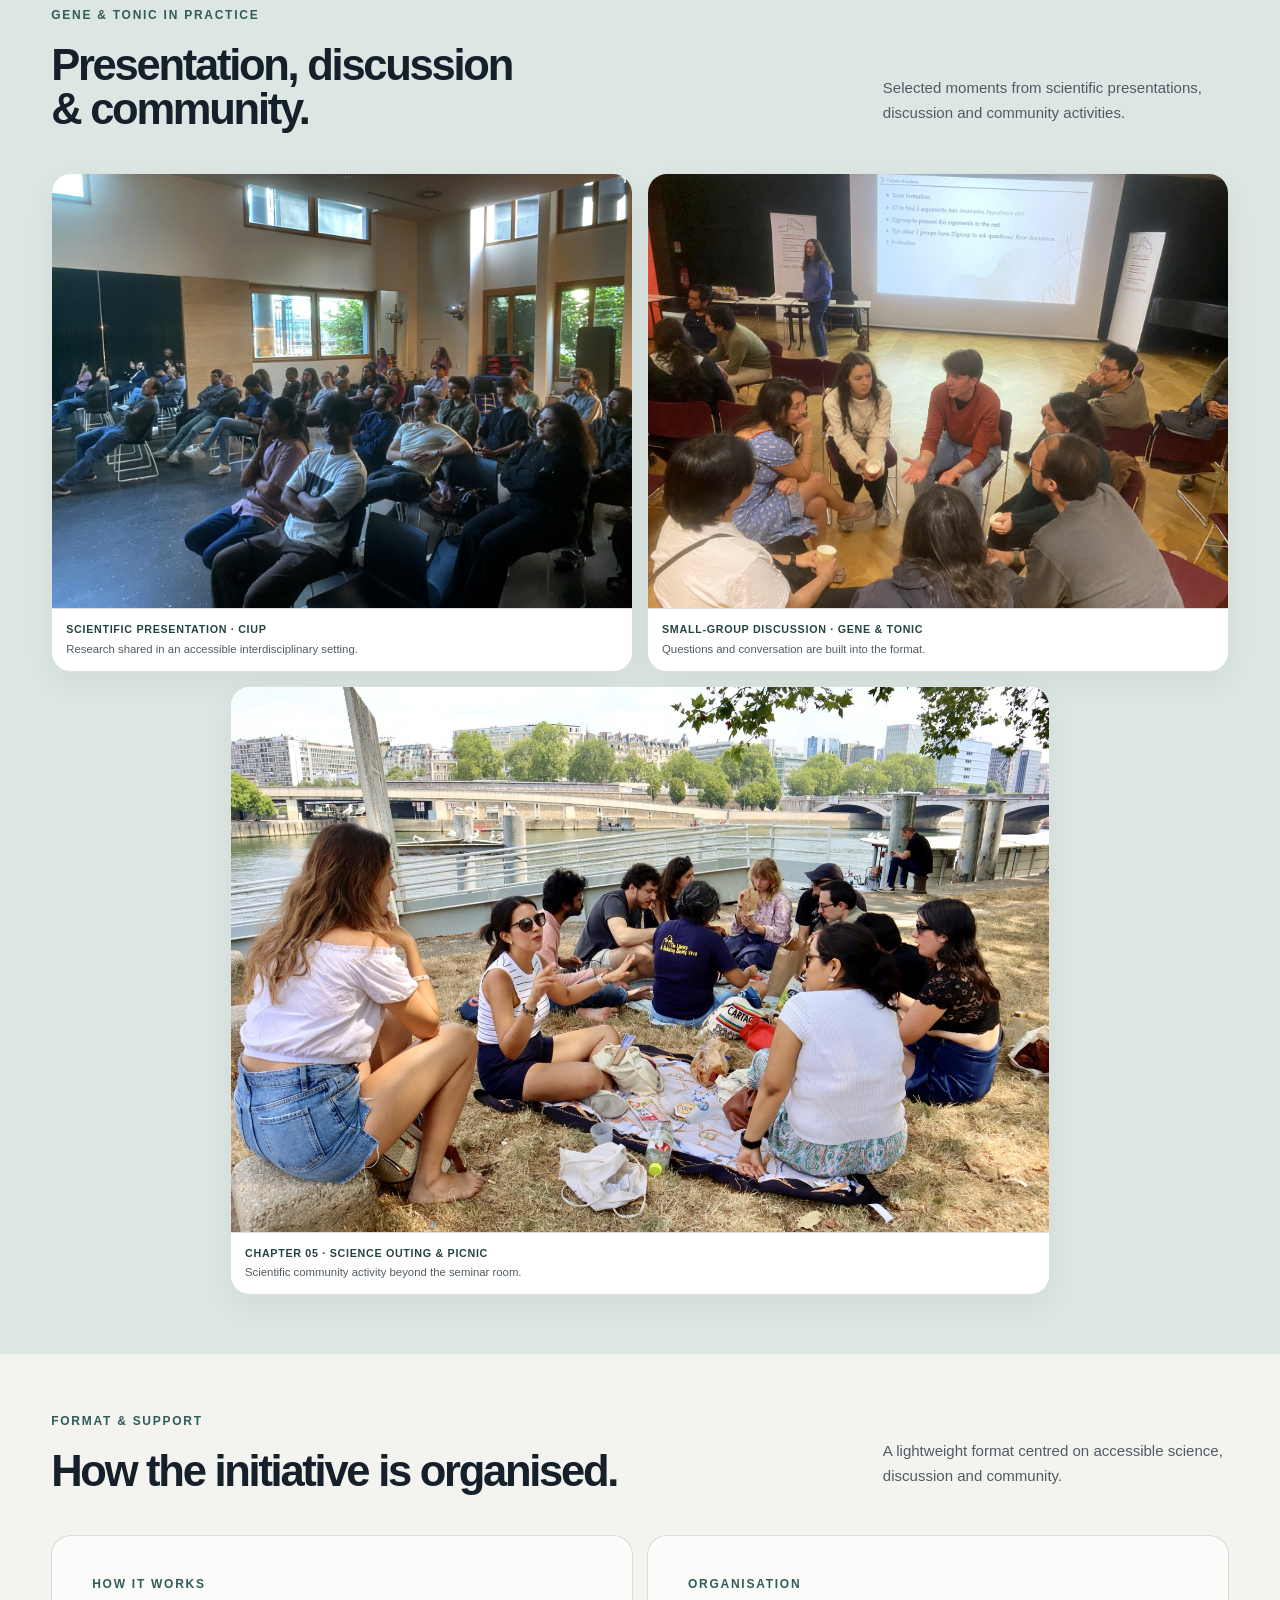
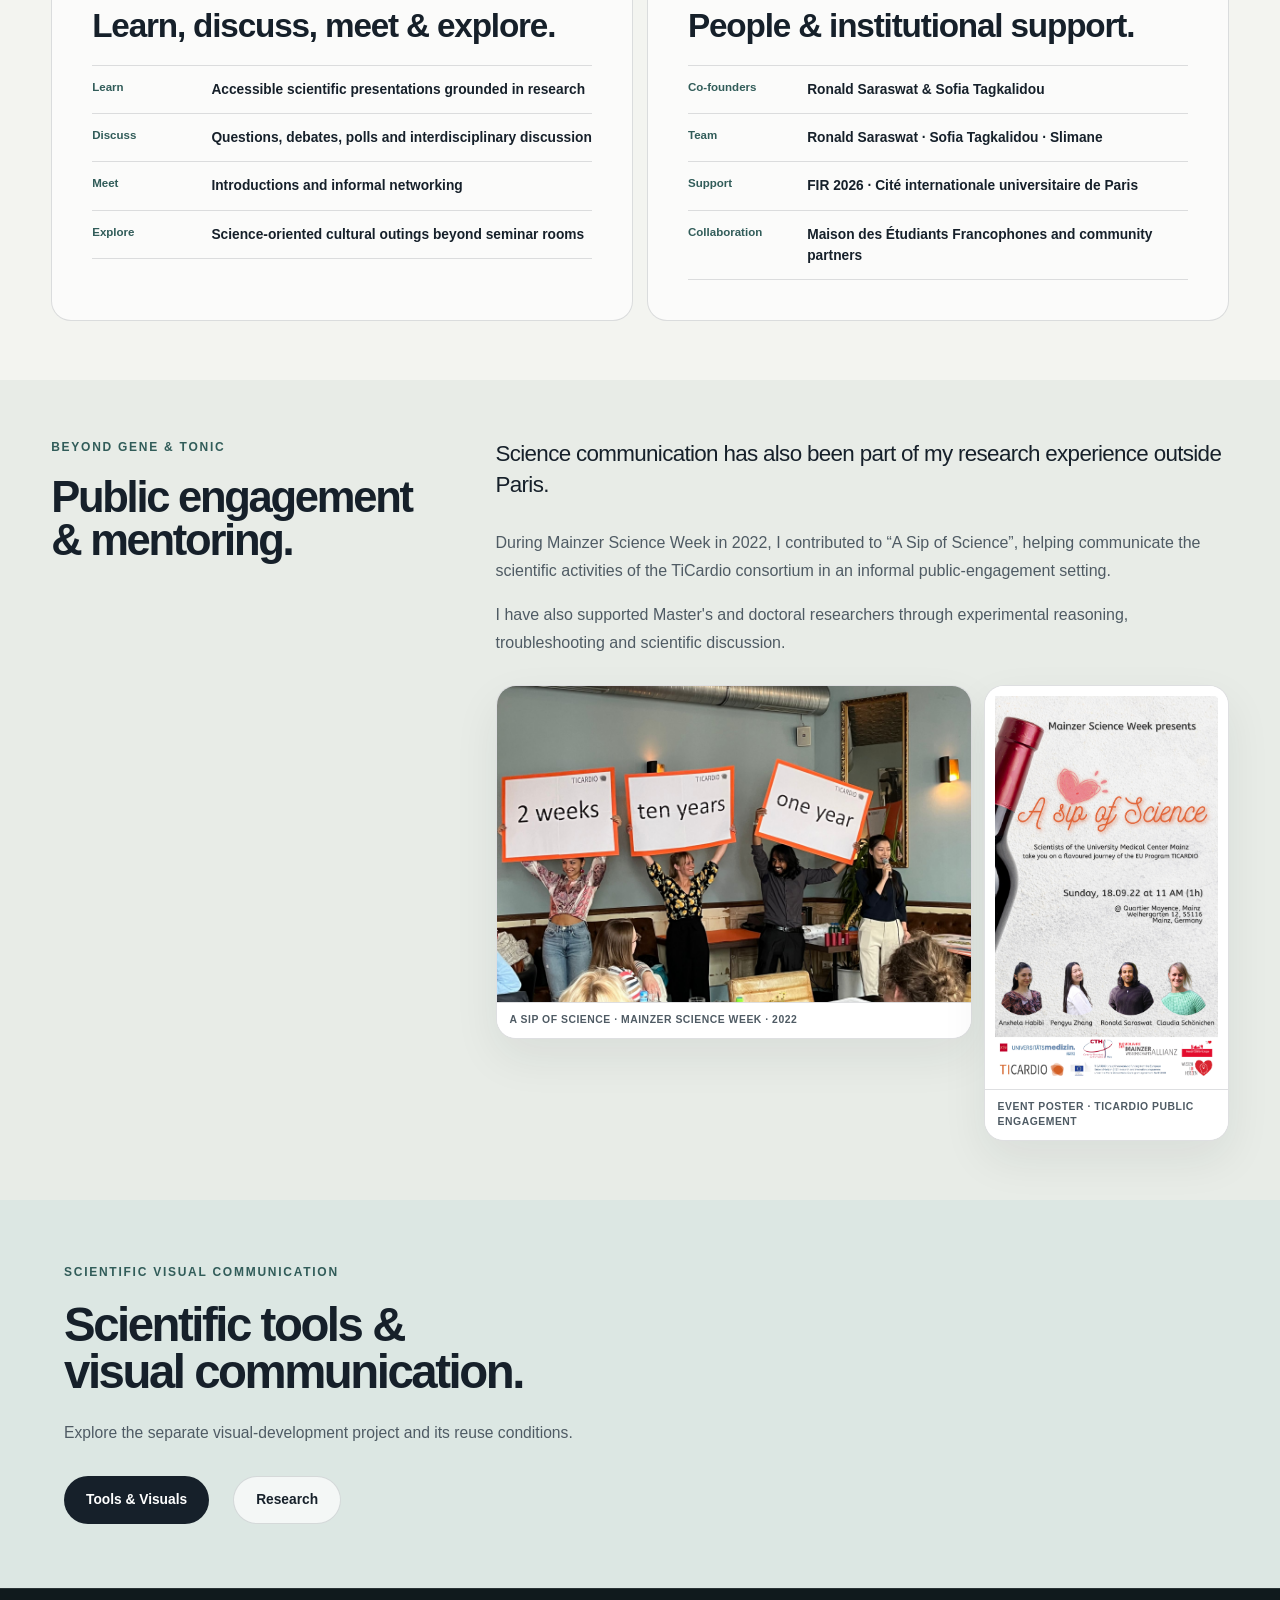
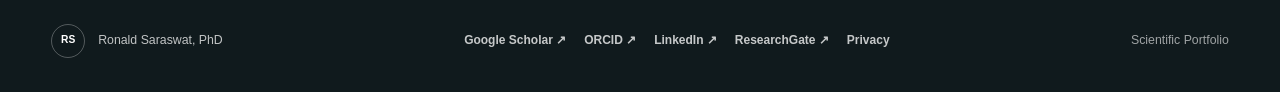
<file: community/index.html>
<!DOCTYPE html>

<html lang="en">
<head>
<meta charset="utf-8"/>
<meta content="width=device-width, initial-scale=1.0" name="viewport"/>
<title>Gene &amp; Tonic Cité &amp; Science Communication | Ronald Saraswat</title>
<meta content="Gene &amp; Tonic Cité, science communication and public engagement by Ronald Saraswat, PhD, including CIUP events, outreach, mentoring and community activities." name="description"/>
<meta content="Ronald Saraswat" name="author"/>
<meta content="index, follow, max-image-preview:large, max-snippet:-1, max-video-preview:-1" name="robots"/>
<link href="https://ronald.saraswatintegratedservices.com/community/" rel="canonical"/>
<link href="/assets/images/rs-favicon.svg" rel="icon" type="image/svg+xml"/>
<meta content="website" property="og:type"/>
<meta content="Gene &amp; Tonic Cité &amp; Science Communication | Ronald Saraswat" property="og:title"/>
<meta content="Gene &amp; Tonic Cité, science communication and public engagement by Ronald Saraswat, PhD, including CIUP events, outreach, mentoring and community activities." property="og:description"/>
<meta content="https://ronald.saraswatintegratedservices.com/community/" property="og:url"/>
<meta content="Ronald Saraswat | Scientific Portfolio" property="og:site_name"/>
<meta content="https://ronald.saraswatintegratedservices.com/assets/images/social-preview.png" property="og:image"/>
<meta content="Community — Ronald Saraswat, PhD scientific portfolio" property="og:image:alt"/>
<meta content="image/png" property="og:image:type"/>
<meta content="en_GB" property="og:locale"/>
<meta content="summary_large_image" name="twitter:card"/>
<meta content="Gene &amp; Tonic Cité &amp; Science Communication | Ronald Saraswat" name="twitter:title"/>
<meta content="Gene &amp; Tonic Cité, science communication and public engagement by Ronald Saraswat, PhD, including CIUP events, outreach, mentoring and community activities." name="twitter:description"/>
<meta content="https://ronald.saraswatintegratedservices.com/assets/images/social-preview.png" name="twitter:image"/>
<meta content="Community — Ronald Saraswat, PhD scientific portfolio" name="twitter:image:alt"/>
<meta content="#f3f4f0" name="theme-color"/>
<link href="/css/style.css?v=26" rel="stylesheet"/>
<script type="application/ld+json">
{
  "@context": "https://schema.org",
  "@graph": [
    {
      "@type": "WebSite",
      "@id": "https://ronald.saraswatintegratedservices.com/#website",
      "url": "https://ronald.saraswatintegratedservices.com/",
      "name": "Ronald Saraswat | Scientific Portfolio",
      "alternateName": "Ronald Saraswat, PhD",
      "description": "Scientific portfolio of Ronald Saraswat, PhD: cellular ageing, extracellular vesicles, quantitative cell biology, proteomics and translational biomedical research.",
      "inLanguage": "en",
      "publisher": {
        "@id": "https://ronald.saraswatintegratedservices.com/#ronald-saraswat"
      }
    },
    {
      "@type": "Person",
      "@id": "https://ronald.saraswatintegratedservices.com/#ronald-saraswat",
      "name": "Ronald Saraswat",
      "givenName": "Ronald",
      "familyName": "Saraswat",
      "honorificSuffix": "PhD",
      "jobTitle": "Cell & Molecular Biologist",
      "url": "https://ronald.saraswatintegratedservices.com/",
      "image": "https://ronald.saraswatintegratedservices.com/assets/images/ronald-saraswat-portrait.png",
      "identifier": {
        "@type": "PropertyValue",
        "propertyID": "ORCID",
        "value": "0000-0003-4049-1273",
        "url": "https://orcid.org/0000-0003-4049-1273"
      },
      "sameAs": [
        "https://orcid.org/0000-0003-4049-1273",
        "https://scholar.google.com/citations?hl=en&user=kAreFC8AAAAJ",
        "https://www.linkedin.com/in/ronaldsaraswat",
        "https://www.researchgate.net/profile/Ronald-Saraswat-2"
      ],
      "knowsAbout": [
        "Cell and molecular biology",
        "Cellular ageing",
        "Cellular senescence",
        "Extracellular vesicles",
        "Quantitative cell biology",
        "Proteomics"
      ]
    },
    {
      "@type": "WebPage",
      "@id": "https://ronald.saraswatintegratedservices.com/community/#webpage",
      "url": "https://ronald.saraswatintegratedservices.com/community/",
      "name": "Gene & Tonic Cité & Science Communication | Ronald Saraswat",
      "description": "Gene & Tonic Cité, science communication, public engagement and mentoring by Ronald Saraswat, PhD at the Cité internationale universitaire de Paris and beyond.",
      "isPartOf": {
        "@id": "https://ronald.saraswatintegratedservices.com/#website"
      },
      "about": [
        {
          "@id": "https://ronald.saraswatintegratedservices.com/#ronald-saraswat"
        },
        {
          "@type": "Thing",
          "name": "Gene & Tonic Cité"
        },
        {
          "@type": "Thing",
          "name": "Science communication"
        },
        {
          "@type": "Thing",
          "name": "Scientific outreach"
        }
      ],
      "inLanguage": "en",
      "breadcrumb": {
        "@id": "https://ronald.saraswatintegratedservices.com/community/#breadcrumb"
      }
    },
    {
      "@type": "BreadcrumbList",
      "@id": "https://ronald.saraswatintegratedservices.com/community/#breadcrumb",
      "itemListElement": [
        {
          "@type": "ListItem",
          "position": 1,
          "name": "Home",
          "item": "https://ronald.saraswatintegratedservices.com/"
        },
        {
          "@type": "ListItem",
          "position": 2,
          "name": "Community",
          "item": "https://ronald.saraswatintegratedservices.com/community/"
        }
      ]
    }
  ]
}
    </script>
<meta content="1200" property="og:image:width"/><meta content="630" property="og:image:height"/></head>
<body>
<a class="skip-link" href="#main-content">Skip to content</a>
<header class="site-header">
<div class="nav-container">
<a aria-label="Ronald Saraswat homepage" class="brand" href="/">RS</a>
<button aria-controls="primary-navigation" aria-expanded="false" aria-label="Open navigation menu" class="menu-toggle">
<span></span><span></span>
</button>
<nav aria-label="Primary navigation" class="site-nav" id="primary-navigation">
<a href="/">Home</a>
<a href="/research/">Research</a>
<a href="/publications/">Publications</a>
<a href="/experience/">Experience</a>
<a aria-current="page" href="/community/">Community</a>
<a href="/scientific-visuals/">Tools &amp; Visuals</a>
<a href="/about/">About</a>
<a href="/cv/">CV</a>
<a href="/contact/">Contact</a>
</nav>
</div>
</header>
<main id="main-content">
<section class="page-hero">
<div class="page-hero-inner"><p class="eyebrow">Science &amp; Community</p><h1>Gene &amp; Tonic Cité <span>&amp; public science engagement.</span></h1><p class="page-hero-intro">Community building, science communication, outreach and mentoring alongside my research career.</p></div>
</section>
<section class="section">
<div class="section-grid">
<div class="section-heading"><p class="eyebrow">Gene &amp; Tonic Cité</p><h2>Life Sciences &amp; Medicine at CIUP.</h2></div>
<div class="section-content"><p class="large-copy">Gene &amp; Tonic Cité is a resident-led Life Sciences and Medicine community at the Cité internationale universitaire de Paris.</p><p>I co-founded the initiative with Sofia Tagkalidou to create an informal interdisciplinary format combining accessible scientific presentations, discussion, networking and community activities.</p><p>Participants include researchers, doctoral and Master's students, healthcare professionals and people interested in science.</p></div>
</div>
</section>
<section class="section section-dark">
<div class="section-header"><div><p class="eyebrow">2025–2026</p><h2>First-year activity.</h2></div><p>Programme scale and institutional support during the first academic year.</p></div>
<div class="research-grid">
<article class="research-card"><p class="eyebrow">Programme</p><h3>5 Chapters</h3><p>Five Gene &amp; Tonic chapters during the 2025–2026 academic year.</p></article>
<article class="research-card"><p class="eyebrow">Community</p><h3>200+ Members</h3><p>Interdisciplinary community across CIUP and beyond.</p></article>
<article class="research-card"><p class="eyebrow">Participation</p><h3>70+ Participants</h3><p>Participants across scientific and community activities.</p></article>
<article class="research-card"><p class="eyebrow">Institutional Support</p><h3>€1,500 FIR 2026</h3><p>Project support through the Cité internationale universitaire de Paris FIR programme.</p></article>
</div>
</section>
<section class="community-lead-section">
<figure class="community-lead-figure">
<img alt="Gene &amp; Tonic participants together at the Cité internationale universitaire de Paris" decoding="async" height="1024" loading="lazy" src="/assets/images/gene-tonic-mosaic-02.jpg" width="1536"/>
<figcaption class="community-photo-caption">
<span>Gene &amp; Tonic Cité · Paris</span>
<p>Community gathering during the initiative's first academic year at CIUP.</p>
</figcaption>
</figure>
</section>
<section class="section section-alt">
<div class="section-header">
<div>
<p class="eyebrow">Five Chapters</p>
<h2>Science discussed in different ways.</h2>
</div>
<p>Five chapters spanning biomedical research, space biology, scientific history and a natural-science outing.</p>
</div>
<div class="community-chapter-grid">
<article class="community-chapter-card">
<span>Chapter 01 · March 2026</span>
<h3>Immune Tolerance</h3>
<p>Regulatory T cells, FOXP3 and immune tolerance, combined with participant introductions.</p>
</article>
<article class="community-chapter-card">
<span>Chapter 02 · March 2026</span>
<h3>Brain Organoids &amp; Biological Rhythms</h3>
<p>Guest presentation by Dr Miguel Olmedo, followed by discussion of artificial intelligence in the life sciences.</p>
</article>
<article class="community-chapter-card">
<span>Chapter 03</span>
<h3>Human Biology Beyond Earth</h3>
<p>Artemis, human physiology in space and the biological challenges of sustaining human health beyond Earth.</p>
</article>
<article class="community-chapter-card">
<span>Chapter 04</span>
<h3>Ideas Shaped at the Cité</h3>
<p>A short exploration of CIUP's scientific and intellectual history.</p>
</article>
<article class="community-chapter-card">
<span>Chapter 05 · July 2026</span>
<h3>Exploring the Natural World</h3>
<p>A scientific community outing to the Grande Galerie de l'Évolution, Jardin des Plantes and Grandes Serres, followed by a shared picnic.</p>
</article>
</div>
</section>
<section class="communication-section">
<div class="section-header">
<div>
<p class="eyebrow">Gene &amp; Tonic in Practice</p>
<h2>Presentation, discussion &amp; community.</h2>
</div>
<p>Selected moments from scientific presentations, discussion and community activities.</p>
</div>
<div class="community-practice-grid">
<figure class="community-practice-card">
<img alt="Audience listening during a Gene &amp; Tonic scientific presentation at CIUP" decoding="async" height="1152" loading="lazy" src="/assets/images/gene-tonic-feature-audience.jpg" width="1536"/>
<figcaption>
<strong>Scientific presentation · CIUP</strong>
                Research shared in an accessible interdisciplinary setting.
            </figcaption>
</figure>
<figure class="community-practice-card">
<img alt="Participants taking part in a small-group Gene &amp; Tonic scientific discussion" decoding="async" height="1152" loading="lazy" src="/assets/images/gene-tonic-feature-discussion.jpg" width="1536"/>
<figcaption>
<strong>Small-group discussion · Gene &amp; Tonic</strong>
                Questions and conversation are built into the format.
            </figcaption>
</figure>
<figure class="community-practice-card">
<img alt="Gene &amp; Tonic participants outdoors during the Chapter 05 science outing and picnic" decoding="async" height="1023" loading="lazy" src="/assets/images/gene-tonic-mosaic-08.jpg" width="1536"/>
<figcaption>
<strong>Chapter 05 · science outing &amp; picnic</strong>
                Scientific community activity beyond the seminar room.
            </figcaption>
</figure>
</div>
</section>
<section class="section">
<div class="section-header">
<div>
<p class="eyebrow">Format &amp; Support</p>
<h2>How the initiative is organised.</h2>
</div>
<p>A lightweight format centred on accessible science, discussion and community.</p>
</div>
<div class="community-info-grid">
<article class="community-info-panel">
<p class="eyebrow">How it works</p>
<h3>Learn, discuss, meet &amp; explore.</h3>
<div class="community-info-list">
<div class="community-info-row"><span>Learn</span><strong>Accessible scientific presentations grounded in research</strong></div>
<div class="community-info-row"><span>Discuss</span><strong>Questions, debates, polls and interdisciplinary discussion</strong></div>
<div class="community-info-row"><span>Meet</span><strong>Introductions and informal networking</strong></div>
<div class="community-info-row"><span>Explore</span><strong>Science-oriented cultural outings beyond seminar rooms</strong></div>
</div>
</article>
<article class="community-info-panel">
<p class="eyebrow">Organisation</p>
<h3>People &amp; institutional support.</h3>
<div class="community-info-list">
<div class="community-info-row"><span>Co-founders</span><strong>Ronald Saraswat &amp; Sofia Tagkalidou</strong></div>
<div class="community-info-row"><span>Team</span><strong>Ronald Saraswat · Sofia Tagkalidou · Slimane</strong></div>
<div class="community-info-row"><span>Support</span><strong>FIR 2026 · Cité internationale universitaire de Paris</strong></div>
<div class="community-info-row"><span>Collaboration</span><strong>Maison des Étudiants Francophones and community partners</strong></div>
</div>
</article>
</div>
</section>
<section class="section section-alt">
<div class="section-grid">
<div class="section-heading">
<p class="eyebrow">Beyond Gene &amp; Tonic</p>
<h2>Public engagement &amp; mentoring.</h2>
</div>
<div class="section-content">
<p class="large-copy">Science communication has also been part of my research experience outside Paris.</p>
<p>During Mainzer Science Week in 2022, I contributed to “A Sip of Science”, helping communicate the scientific activities of the TiCardio consortium in an informal public-engagement setting.</p>
<p>I have also supported Master's and doctoral researchers through experimental reasoning, troubleshooting and scientific discussion.</p>
<div class="community-outreach-gallery">
<figure class="community-outreach-main">
<img alt="A Sip of Science public-engagement event during Mainzer Science Week" decoding="async" height="1536" loading="lazy" src="/assets/images/community-sip-of-science-mainz.jpg" width="2048"/>
<figcaption>A Sip of Science · Mainzer Science Week · 2022</figcaption>
</figure>
<figure class="community-outreach-secondary">
<img alt="A Sip of Science event poster featuring TiCardio researchers" decoding="async" height="4286" loading="lazy" src="/assets/images/community-sip-of-science-poster.jpg" width="2500"/>
<figcaption>Event poster · TiCardio public engagement</figcaption>
</figure>
</div>
</div>
</div>
</section>
<section class="page-next">
<div class="page-next-inner">
<p class="eyebrow">Scientific Visual Communication</p>
<h2>Scientific tools &amp; visual communication.</h2>
<p>Explore the separate visual-development project and its reuse conditions.</p>
<div class="hero-actions">
<a class="button button-primary" href="/scientific-visuals/">Tools &amp; Visuals</a>
<a class="button button-secondary" href="/research/">Research</a>
</div>
</div>
</section>
</main>
<footer class="site-footer">
<div class="footer-identity"><strong>RS</strong><span>Ronald Saraswat, PhD</span></div>
<div class="footer-links">
<a href="https://scholar.google.com/citations?hl=en&amp;user=kAreFC8AAAAJ" rel="noopener noreferrer" target="_blank">Google Scholar ↗</a>
<a href="https://orcid.org/0000-0003-4049-1273" rel="noopener noreferrer" target="_blank">ORCID ↗</a>
<a href="https://www.linkedin.com/in/ronaldsaraswat" rel="noopener noreferrer" target="_blank">LinkedIn ↗</a>
<a href="https://www.researchgate.net/profile/Ronald-Saraswat-2" rel="noopener noreferrer" target="_blank">ResearchGate ↗</a>
<a href="/privacy/">Privacy</a>
</div>
<p class="footer-label">Scientific Portfolio</p>
</footer>
<script src="/js/main.js"></script>
</body>
</html>
</file>
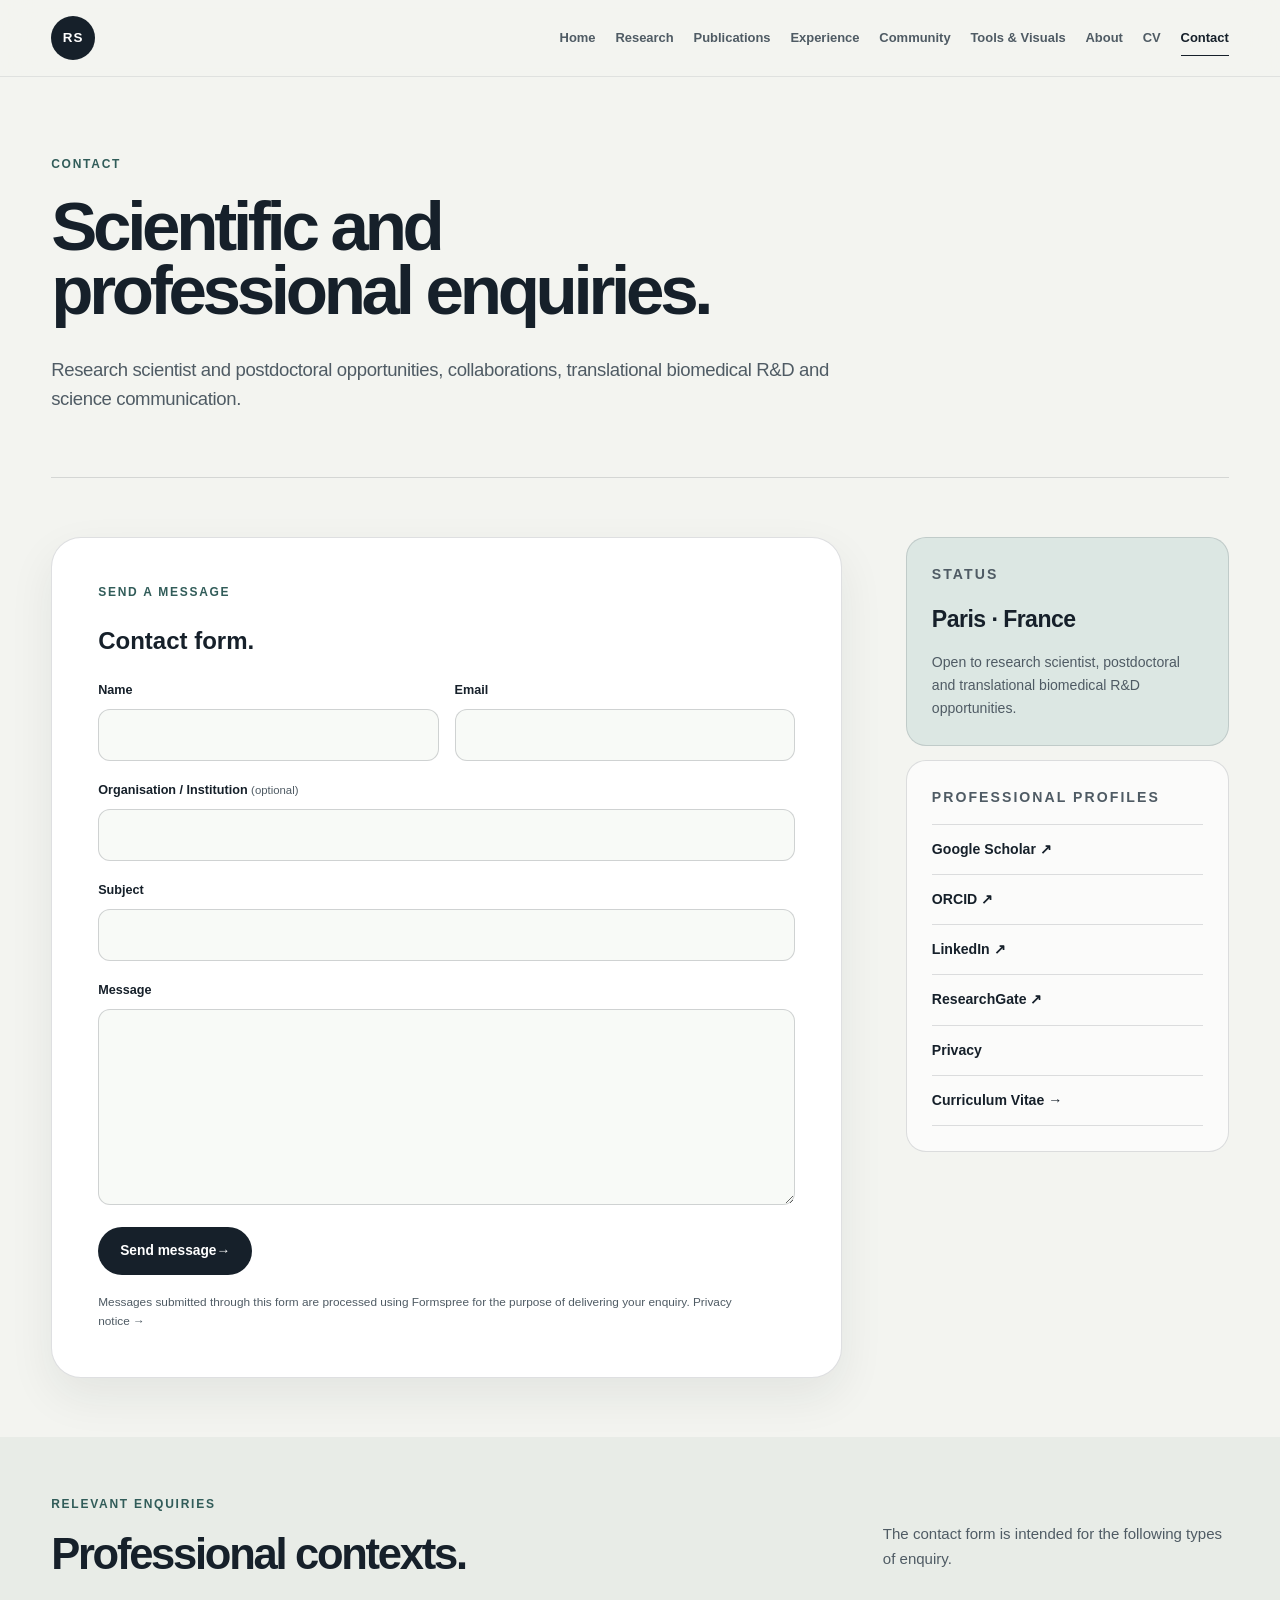
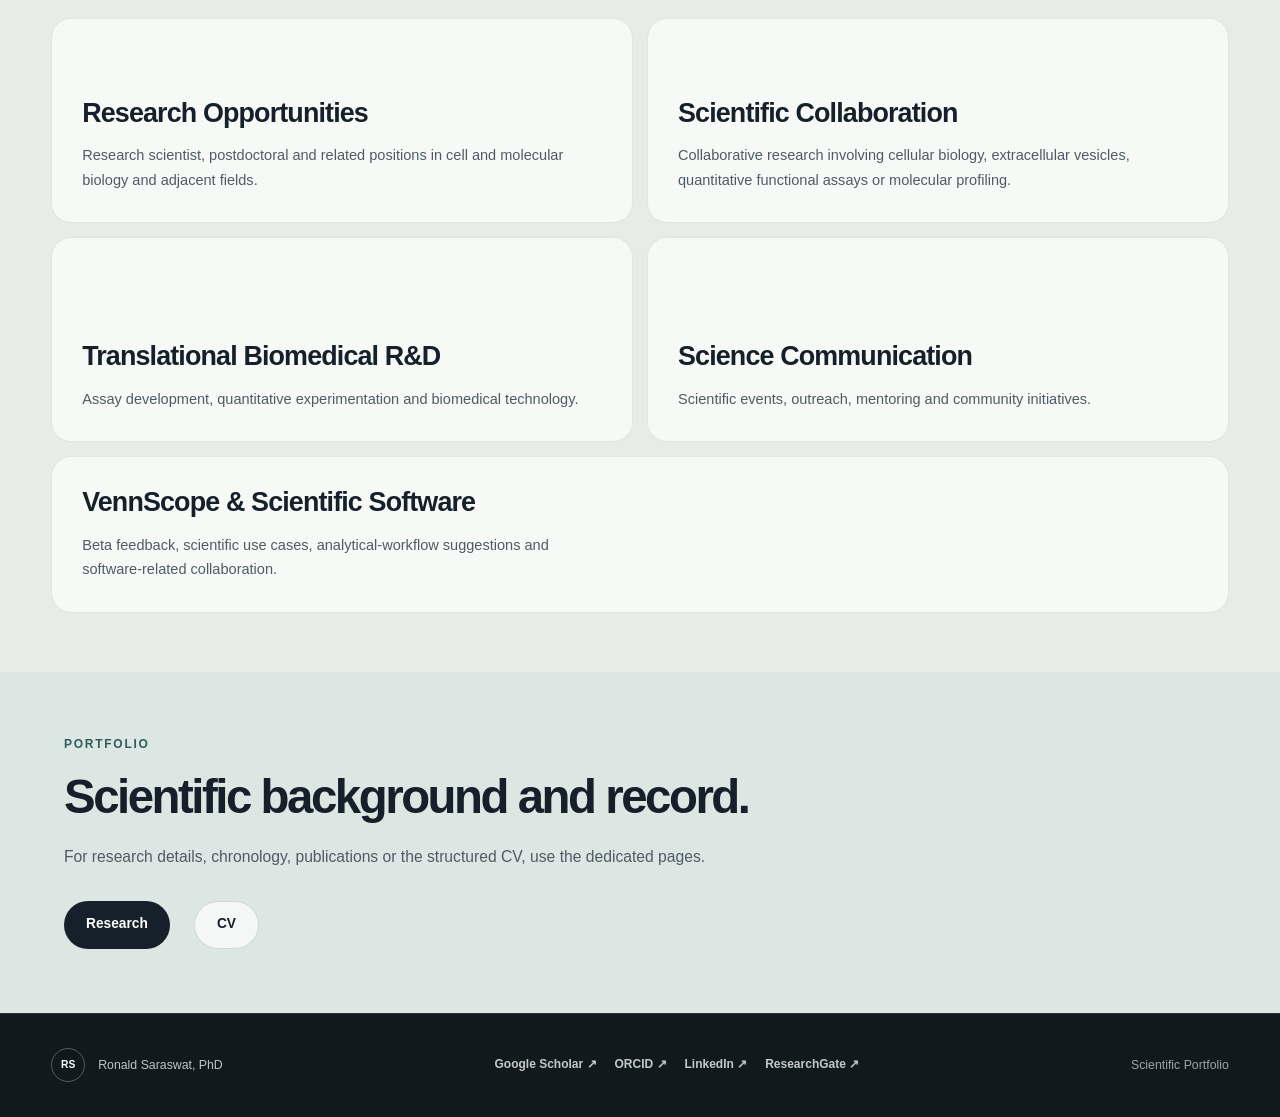
<file: contact/index.html>
<!DOCTYPE html>

<html lang="en">
<head>
<meta charset="utf-8"/>
<meta content="width=device-width, initial-scale=1.0" name="viewport"/>
<title>Contact Ronald Saraswat, PhD | Research &amp; Collaboration</title>
<meta content="Contact Ronald Saraswat, PhD about research opportunities, scientific collaboration, translational biomedical R&amp;D and science communication." name="description"/>
<meta content="Ronald Saraswat" name="author"/>
<meta content="index, follow, max-image-preview:large, max-snippet:-1, max-video-preview:-1" name="robots"/>
<link href="https://ronald.saraswatintegratedservices.com/contact/" rel="canonical"/>
<link href="/assets/images/rs-favicon.svg" rel="icon" type="image/svg+xml"/>
<meta content="website" property="og:type"/>
<meta content="Contact Ronald Saraswat, PhD | Research &amp; Collaboration" property="og:title"/>
<meta content="Contact Ronald Saraswat, PhD about research opportunities, scientific collaboration, translational biomedical R&amp;D and science communication." property="og:description"/>
<meta content="https://ronald.saraswatintegratedservices.com/contact/" property="og:url"/>
<meta content="Ronald Saraswat | Scientific Portfolio" property="og:site_name"/>
<meta content="https://ronald.saraswatintegratedservices.com/assets/images/social-preview.png" property="og:image"/>
<meta content="Contact — Ronald Saraswat, PhD scientific portfolio" property="og:image:alt"/>
<meta content="image/png" property="og:image:type"/>
<meta content="en_GB" property="og:locale"/>
<meta content="summary_large_image" name="twitter:card"/>
<meta content="Contact Ronald Saraswat, PhD | Research &amp; Collaboration" name="twitter:title"/>
<meta content="Contact Ronald Saraswat, PhD about research opportunities, scientific collaboration, translational biomedical R&amp;D and science communication." name="twitter:description"/>
<meta content="https://ronald.saraswatintegratedservices.com/assets/images/social-preview.png" name="twitter:image"/>
<meta content="Contact — Ronald Saraswat, PhD scientific portfolio" name="twitter:image:alt"/>
<meta content="#f3f4f0" name="theme-color"/>
<link href="/css/style.css?v=26" rel="stylesheet"/>
<script type="application/ld+json">
{
  "@context": "https://schema.org",
  "@graph": [
    {
      "@type": "WebSite",
      "@id": "https://ronald.saraswatintegratedservices.com/#website",
      "url": "https://ronald.saraswatintegratedservices.com/",
      "name": "Ronald Saraswat | Scientific Portfolio",
      "alternateName": "Ronald Saraswat, PhD",
      "description": "Scientific portfolio of Ronald Saraswat, PhD: cellular ageing, extracellular vesicles, quantitative cell biology, proteomics and translational biomedical research.",
      "inLanguage": "en",
      "publisher": {
        "@id": "https://ronald.saraswatintegratedservices.com/#ronald-saraswat"
      }
    },
    {
      "@type": "Person",
      "@id": "https://ronald.saraswatintegratedservices.com/#ronald-saraswat",
      "name": "Ronald Saraswat",
      "givenName": "Ronald",
      "familyName": "Saraswat",
      "honorificSuffix": "PhD",
      "jobTitle": "Cell & Molecular Biologist",
      "url": "https://ronald.saraswatintegratedservices.com/",
      "image": "https://ronald.saraswatintegratedservices.com/assets/images/ronald-saraswat-portrait.png",
      "identifier": {
        "@type": "PropertyValue",
        "propertyID": "ORCID",
        "value": "0000-0003-4049-1273",
        "url": "https://orcid.org/0000-0003-4049-1273"
      },
      "sameAs": [
        "https://orcid.org/0000-0003-4049-1273",
        "https://scholar.google.com/citations?hl=en&user=kAreFC8AAAAJ",
        "https://www.linkedin.com/in/ronaldsaraswat",
        "https://www.researchgate.net/profile/Ronald-Saraswat-2"
      ],
      "knowsAbout": [
        "Cell and molecular biology",
        "Cellular ageing",
        "Cellular senescence",
        "Extracellular vesicles",
        "Quantitative cell biology",
        "Proteomics"
      ]
    },
    {
      "@type": "ContactPage",
      "@id": "https://ronald.saraswatintegratedservices.com/contact/#webpage",
      "url": "https://ronald.saraswatintegratedservices.com/contact/",
      "name": "Contact Ronald Saraswat, PhD | Research & Collaboration",
      "description": "Contact Ronald Saraswat, PhD about research opportunities, scientific collaboration, translational biomedical R&D and science communication.",
      "isPartOf": {
        "@id": "https://ronald.saraswatintegratedservices.com/#website"
      },
      "about": {
        "@id": "https://ronald.saraswatintegratedservices.com/#ronald-saraswat"
      },
      "inLanguage": "en",
      "breadcrumb": {
        "@id": "https://ronald.saraswatintegratedservices.com/contact/#breadcrumb"
      }
    },
    {
      "@type": "BreadcrumbList",
      "@id": "https://ronald.saraswatintegratedservices.com/contact/#breadcrumb",
      "itemListElement": [
        {
          "@type": "ListItem",
          "position": 1,
          "name": "Home",
          "item": "https://ronald.saraswatintegratedservices.com/"
        },
        {
          "@type": "ListItem",
          "position": 2,
          "name": "Contact",
          "item": "https://ronald.saraswatintegratedservices.com/contact/"
        }
      ]
    }
  ]
}
    </script>
<meta content="1200" property="og:image:width"/><meta content="630" property="og:image:height"/></head>
<body>
<a class="skip-link" href="#main-content">Skip to content</a>
<header class="site-header">
<div class="nav-container">
<a aria-label="Ronald Saraswat homepage" class="brand" href="/">RS</a>
<button aria-controls="primary-navigation" aria-expanded="false" aria-label="Open navigation menu" class="menu-toggle">
<span></span><span></span>
</button>
<nav aria-label="Primary navigation" class="site-nav" id="primary-navigation">
<a href="/">Home</a>
<a href="/research/">Research</a>
<a href="/publications/">Publications</a>
<a href="/experience/">Experience</a>
<a href="/community/">Community</a>
<a href="/scientific-visuals/">Tools &amp; Visuals</a>
<a href="/about/">About</a>
<a href="/cv/">CV</a>
<a aria-current="page" href="/contact/">Contact</a>
</nav>
</div>
</header>
<main id="main-content">
<section class="page-hero"><div class="page-hero-inner"><p class="eyebrow">Contact</p><h1>Scientific and professional enquiries.</h1><p class="page-hero-intro">Research scientist and postdoctoral opportunities, collaborations, translational biomedical R&amp;D and science communication.</p></div></section>
<section class="section contact-section">
<div class="contact-grid">
<div class="contact-form-panel">
<p class="eyebrow">Send a Message</p><h2>Contact form.</h2>
<form action="https://formspree.io/f/mwlevjrv" class="contact-form" method="POST">
<div aria-hidden="true" class="form-honeypot"><label>Leave this field empty<input autocomplete="off" name="_gotcha" tabindex="-1" type="text"/></label></div>
<div class="form-row"><div class="form-group"><label for="name">Name</label><input id="name" name="name" required="" type="text"/></div><div class="form-group"><label for="email">Email</label><input id="email" name="email" required="" type="email"/></div></div>
<div class="form-group"><label for="organisation">Organisation / Institution <span>(optional)</span></label><input id="organisation" name="organisation" type="text"/></div>
<div class="form-group"><label for="subject">Subject</label><input id="subject" name="subject" required="" type="text"/></div>
<div class="form-group"><label for="message">Message</label><textarea id="message" name="message" required="" rows="7"></textarea></div>
<button class="button button-primary form-submit" type="submit">Send message <span aria-hidden="true">→</span></button>
<p class="form-status" role="status" aria-live="polite"></p>
</form>
<p class="contact-privacy">Messages submitted through this form are processed using Formspree for the purpose of delivering your enquiry. <a href="/privacy/">Privacy notice →</a></p>
</div>
<aside class="contact-sidebar">
<div class="contact-sidebar-block"><p class="eyebrow">Status</p><h3>Paris · France</h3><p>Open to research scientist, postdoctoral and translational biomedical R&amp;D opportunities.</p></div>
<div class="contact-sidebar-block"><p class="eyebrow">Professional Profiles</p><div class="contact-profile-links"><a href="https://scholar.google.com/citations?hl=en&amp;user=kAreFC8AAAAJ" rel="noopener noreferrer" target="_blank">Google Scholar ↗</a><a href="https://orcid.org/0000-0003-4049-1273" rel="noopener noreferrer" target="_blank">ORCID ↗</a><a href="https://www.linkedin.com/in/ronaldsaraswat" rel="noopener noreferrer" target="_blank">LinkedIn ↗</a><a href="https://www.researchgate.net/profile/Ronald-Saraswat-2" rel="noopener noreferrer" target="_blank">ResearchGate ↗</a>
<a href="/privacy/">Privacy</a><a href="/cv/">Curriculum Vitae →</a></div></div>
</aside>
</div>
</section>
<section class="section section-alt"><div class="section-header"><div><p class="eyebrow">Relevant Enquiries</p><h2>Professional contexts.</h2></div><p>The contact form is intended for the following types of enquiry.</p></div><div class="research-grid"><article class="research-card"><h3>Research Opportunities</h3><p>Research scientist, postdoctoral and related positions in cell and molecular biology and adjacent fields.</p></article><article class="research-card"><h3>Scientific Collaboration</h3><p>Collaborative research involving cellular biology, extracellular vesicles, quantitative functional assays or molecular profiling.</p></article><article class="research-card"><h3>Translational Biomedical R&amp;D</h3><p>Assay development, quantitative experimentation and biomedical technology.</p></article><article class="research-card"><h3>Science Communication</h3><p>Scientific events, outreach, mentoring and community initiatives.</p></article><article class="research-card contact-software-card"><h3>VennScope &amp; Scientific Software</h3><p>Beta feedback, scientific use cases, analytical-workflow suggestions and software-related collaboration.</p></article></div></section>
<section class="page-next"><div class="page-next-inner"><p class="eyebrow">Portfolio</p><h2>Scientific background and record.</h2><p>For research details, chronology, publications or the structured CV, use the dedicated pages.</p><div class="hero-actions"><a class="button button-primary" href="/research/">Research</a><a class="button button-secondary" href="/cv/">CV</a></div></div></section>
</main>
<footer class="site-footer">
<div class="footer-identity"><strong>RS</strong><span>Ronald Saraswat, PhD</span></div>
<div class="footer-links">
<a href="https://scholar.google.com/citations?hl=en&amp;user=kAreFC8AAAAJ" rel="noopener noreferrer" target="_blank">Google Scholar ↗</a>
<a href="https://orcid.org/0000-0003-4049-1273" rel="noopener noreferrer" target="_blank">ORCID ↗</a>
<a href="https://www.linkedin.com/in/ronaldsaraswat" rel="noopener noreferrer" target="_blank">LinkedIn ↗</a>
<a href="https://www.researchgate.net/profile/Ronald-Saraswat-2" rel="noopener noreferrer" target="_blank">ResearchGate ↗</a>
</div>
<p class="footer-label">Scientific Portfolio</p>
</footer>
<script src="/js/main.js"></script>
</body>
</html>
</file>
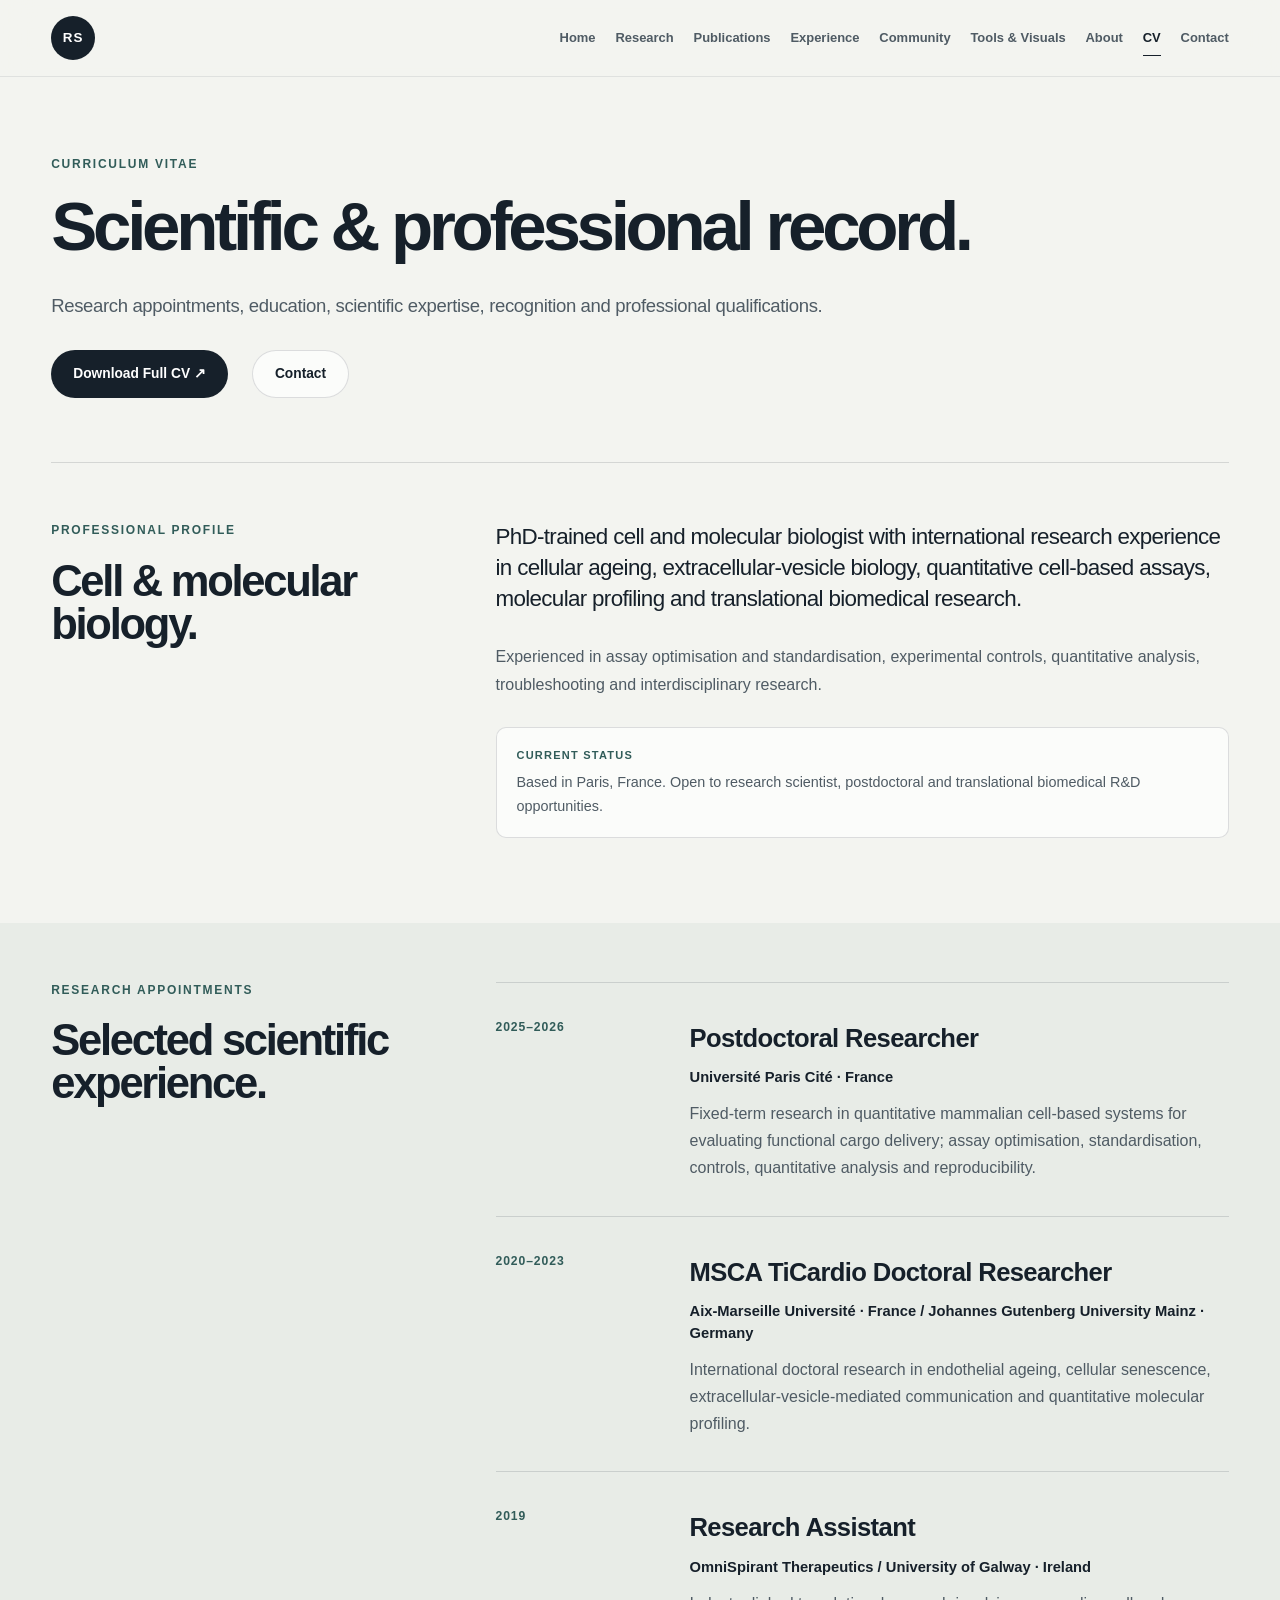
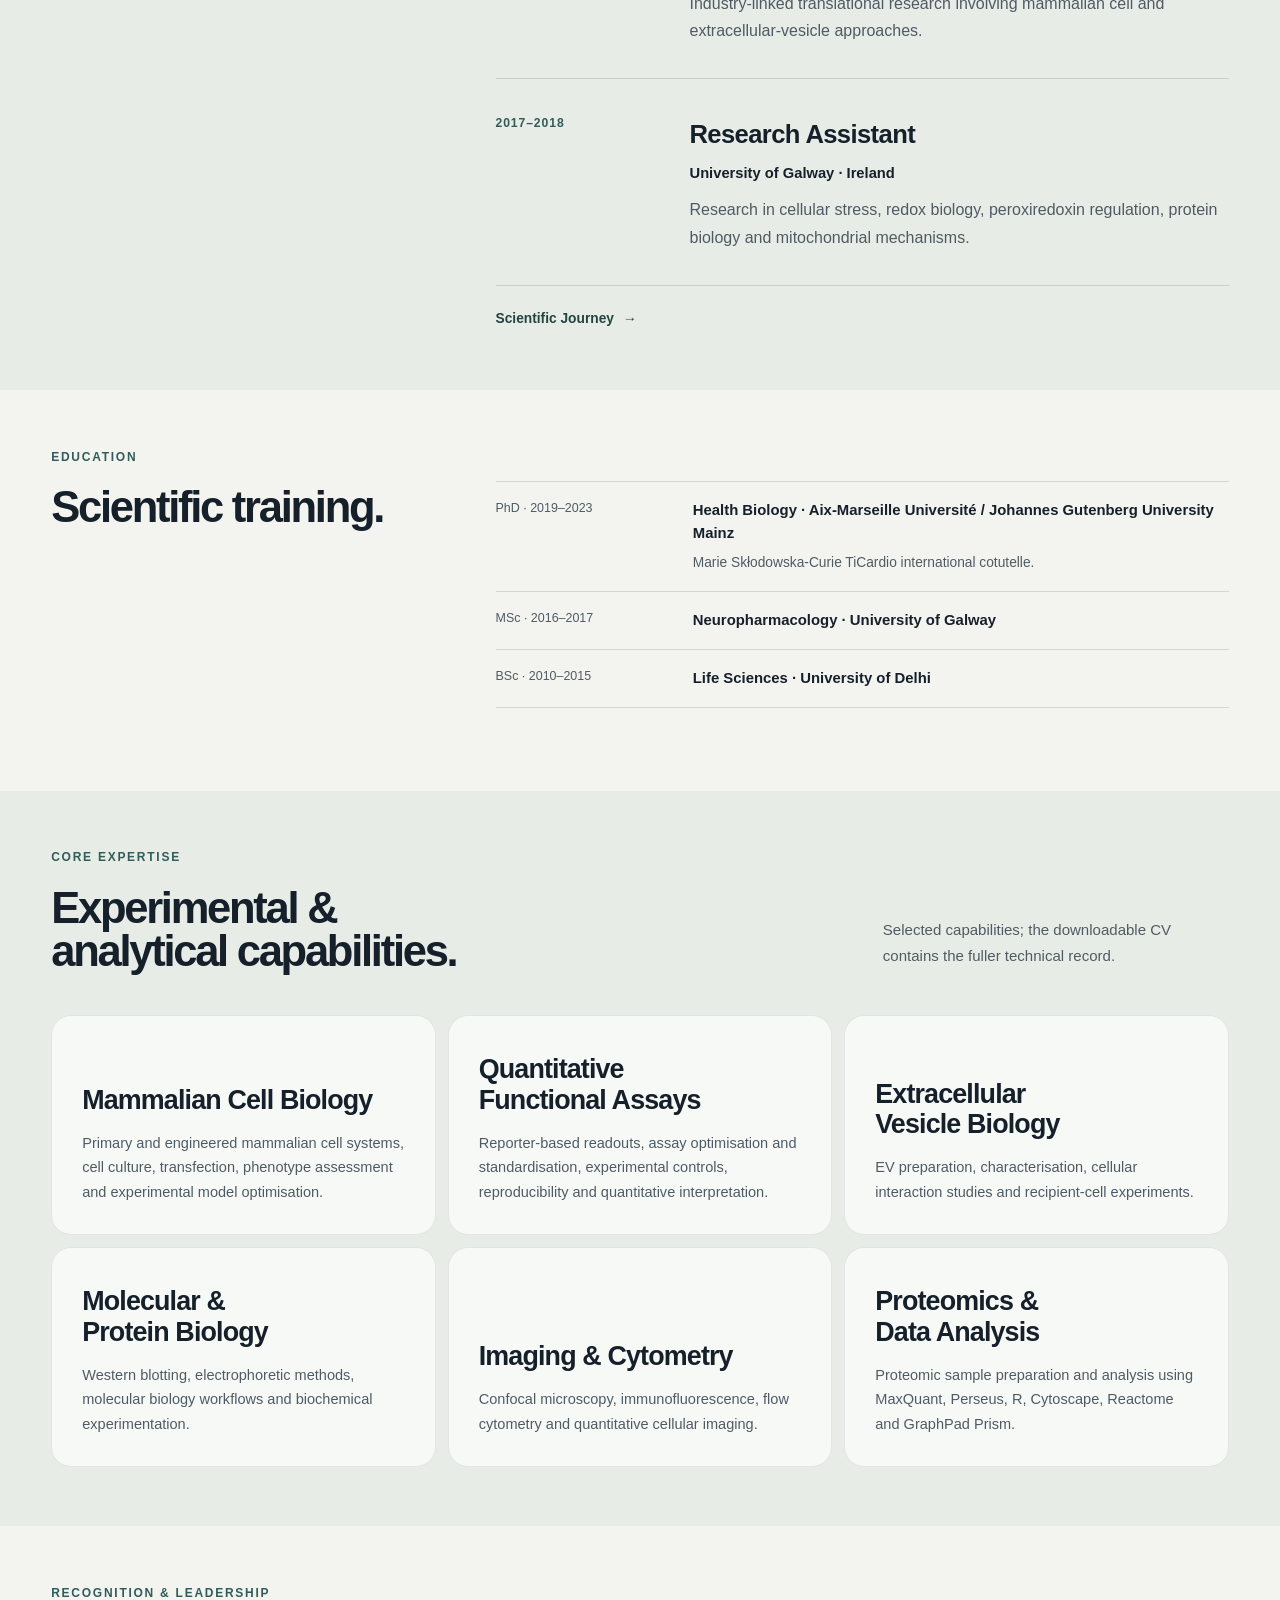
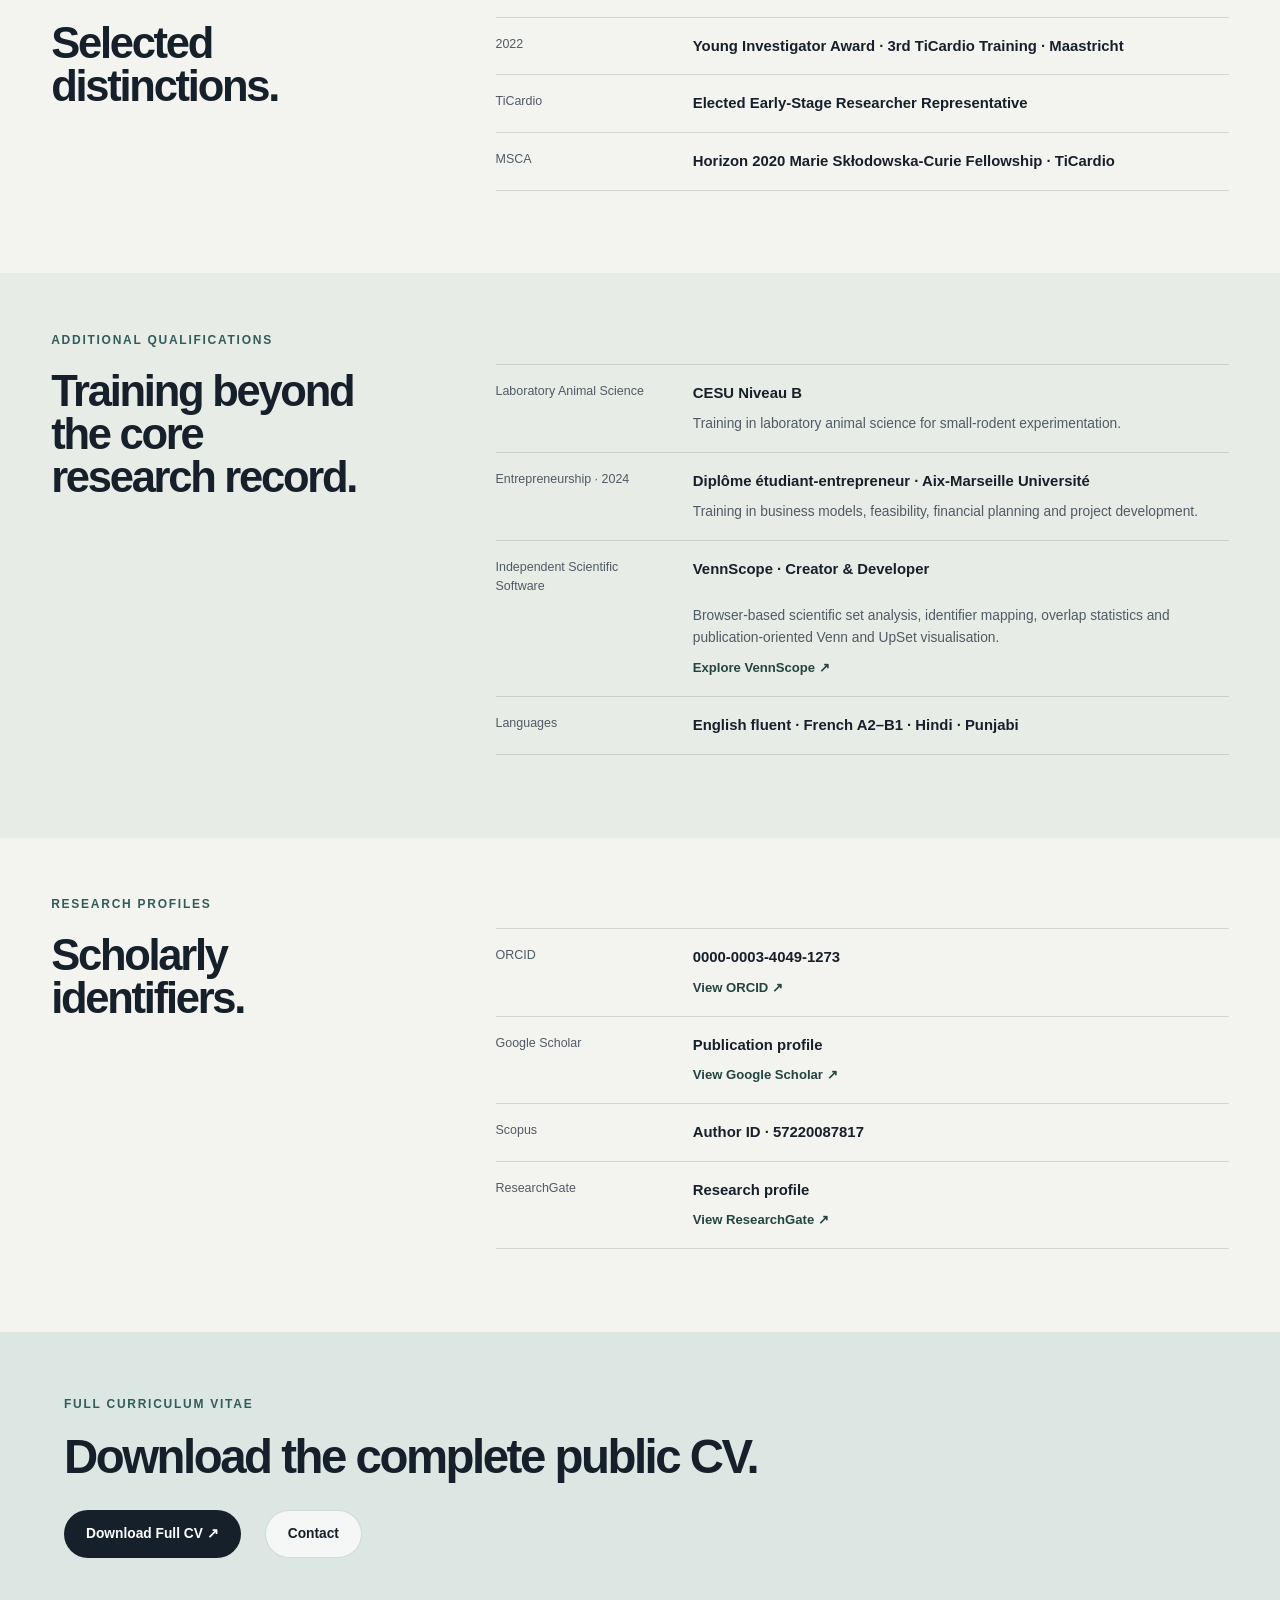
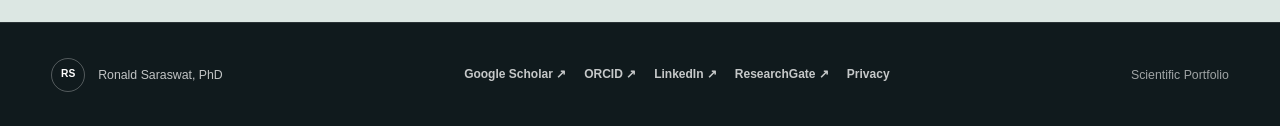
<file: cv/index.html>
<!DOCTYPE html>

<html lang="en">
<head>
<meta charset="utf-8"/>
<meta content="width=device-width, initial-scale=1.0" name="viewport"/>
<title>CV | Ronald Saraswat, PhD | Cell &amp; Molecular Biologist</title>
<meta content="Scientific CV of Ronald Saraswat, PhD: research appointments, education, cell and molecular biology expertise, recognition and professional qualifications." name="description"/>
<meta content="Ronald Saraswat" name="author"/>
<meta content="index, follow, max-image-preview:large, max-snippet:-1, max-video-preview:-1" name="robots"/>
<link href="https://ronald.saraswatintegratedservices.com/cv/" rel="canonical"/>
<link href="/assets/images/rs-favicon.svg" rel="icon" type="image/svg+xml"/>
<meta content="profile" property="og:type"/>
<meta content="CV | Ronald Saraswat, PhD | Cell &amp; Molecular Biologist" property="og:title"/>
<meta content="Scientific CV of Ronald Saraswat, PhD: research appointments, education, cell and molecular biology expertise, recognition and professional qualifications." property="og:description"/>
<meta content="https://ronald.saraswatintegratedservices.com/cv/" property="og:url"/>
<meta content="Ronald Saraswat | Scientific Portfolio" property="og:site_name"/>
<meta content="https://ronald.saraswatintegratedservices.com/assets/images/social-preview.png" property="og:image"/>
<meta content="CV — Ronald Saraswat, PhD scientific portfolio" property="og:image:alt"/>
<meta content="image/png" property="og:image:type"/>
<meta content="en_GB" property="og:locale"/>
<meta content="summary_large_image" name="twitter:card"/>
<meta content="CV | Ronald Saraswat, PhD | Cell &amp; Molecular Biologist" name="twitter:title"/>
<meta content="Scientific CV of Ronald Saraswat, PhD: research appointments, education, cell and molecular biology expertise, recognition and professional qualifications." name="twitter:description"/>
<meta content="https://ronald.saraswatintegratedservices.com/assets/images/social-preview.png" name="twitter:image"/>
<meta content="CV — Ronald Saraswat, PhD scientific portfolio" name="twitter:image:alt"/>
<meta content="#f3f4f0" name="theme-color"/>
<link href="/css/style.css?v=26" rel="stylesheet"/>
<script type="application/ld+json">
{
  "@context": "https://schema.org",
  "@graph": [
    {
      "@type": "WebSite",
      "@id": "https://ronald.saraswatintegratedservices.com/#website",
      "url": "https://ronald.saraswatintegratedservices.com/",
      "name": "Ronald Saraswat | Scientific Portfolio",
      "alternateName": "Ronald Saraswat, PhD",
      "description": "Scientific portfolio of Ronald Saraswat, PhD: cellular ageing, extracellular vesicles, quantitative cell biology, proteomics and translational biomedical research.",
      "inLanguage": "en",
      "publisher": {
        "@id": "https://ronald.saraswatintegratedservices.com/#ronald-saraswat"
      }
    },
    {
      "@type": "Person",
      "@id": "https://ronald.saraswatintegratedservices.com/#ronald-saraswat",
      "name": "Ronald Saraswat",
      "givenName": "Ronald",
      "familyName": "Saraswat",
      "honorificSuffix": "PhD",
      "jobTitle": "Cell & Molecular Biologist",
      "url": "https://ronald.saraswatintegratedservices.com/",
      "image": "https://ronald.saraswatintegratedservices.com/assets/images/ronald-saraswat-portrait.png",
      "identifier": {
        "@type": "PropertyValue",
        "propertyID": "ORCID",
        "value": "0000-0003-4049-1273",
        "url": "https://orcid.org/0000-0003-4049-1273"
      },
      "sameAs": [
        "https://orcid.org/0000-0003-4049-1273",
        "https://scholar.google.com/citations?hl=en&user=kAreFC8AAAAJ",
        "https://www.linkedin.com/in/ronaldsaraswat",
        "https://www.researchgate.net/profile/Ronald-Saraswat-2"
      ],
      "knowsAbout": [
        "Cell and molecular biology",
        "Cellular ageing",
        "Cellular senescence",
        "Extracellular vesicles",
        "Quantitative cell biology",
        "Proteomics"
      ]
    },
    {
      "@type": "ProfilePage",
      "@id": "https://ronald.saraswatintegratedservices.com/cv/#webpage",
      "url": "https://ronald.saraswatintegratedservices.com/cv/",
      "name": "CV | Ronald Saraswat, PhD | Cell & Molecular Biologist",
      "description": "Scientific CV of Ronald Saraswat, PhD: research appointments, education, cell and molecular biology expertise, recognition and professional qualifications.",
      "isPartOf": {
        "@id": "https://ronald.saraswatintegratedservices.com/#website"
      },
      "about": {
        "@id": "https://ronald.saraswatintegratedservices.com/#ronald-saraswat"
      },
      "inLanguage": "en",
      "mainEntity": {
        "@id": "https://ronald.saraswatintegratedservices.com/#ronald-saraswat"
      },
      "breadcrumb": {
        "@id": "https://ronald.saraswatintegratedservices.com/cv/#breadcrumb"
      }
    },
    {
      "@type": "BreadcrumbList",
      "@id": "https://ronald.saraswatintegratedservices.com/cv/#breadcrumb",
      "itemListElement": [
        {
          "@type": "ListItem",
          "position": 1,
          "name": "Home",
          "item": "https://ronald.saraswatintegratedservices.com/"
        },
        {
          "@type": "ListItem",
          "position": 2,
          "name": "CV",
          "item": "https://ronald.saraswatintegratedservices.com/cv/"
        }
      ]
    }
  ]
}
    </script>
<meta content="1200" property="og:image:width"/><meta content="630" property="og:image:height"/></head>
<body>
<a class="skip-link" href="#main-content">Skip to content</a>
<header class="site-header">
<div class="nav-container">
<a aria-label="Ronald Saraswat homepage" class="brand" href="/">RS</a>
<button aria-controls="primary-navigation" aria-expanded="false" aria-label="Open navigation menu" class="menu-toggle">
<span></span><span></span>
</button>
<nav aria-label="Primary navigation" class="site-nav" id="primary-navigation">
<a href="/">Home</a>
<a href="/research/">Research</a>
<a href="/publications/">Publications</a>
<a href="/experience/">Experience</a>
<a href="/community/">Community</a>
<a href="/scientific-visuals/">Tools &amp; Visuals</a>
<a href="/about/">About</a>
<a aria-current="page" href="/cv/">CV</a>
<a href="/contact/">Contact</a>
</nav>
</div>
</header>
<main id="main-content">
<section class="page-hero"><div class="page-hero-inner"><p class="eyebrow">Curriculum Vitae</p><h1>Scientific &amp; professional record.</h1><p class="page-hero-intro">Research appointments, education, scientific expertise, recognition and professional qualifications.</p><div class="hero-actions"><a class="button button-primary" href="/assets/documents/Ronald_Saraswat_CV_PUBLIC.pdf" rel="noopener noreferrer" target="_blank">Download Full CV ↗</a><a class="button button-secondary" href="/contact/">Contact</a></div></div></section>
<section class="section"><div class="section-grid"><div class="section-heading"><p class="eyebrow">Professional Profile</p><h2>Cell &amp; molecular biology.</h2></div><div class="section-content"><p class="large-copy">PhD-trained cell and molecular biologist with international research experience in cellular ageing, extracellular-vesicle biology, quantitative cell-based assays, molecular profiling and translational biomedical research.</p><p>Experienced in assay optimisation and standardisation, experimental controls, quantitative analysis, troubleshooting and interdisciplinary research.</p><div class="current-status"><span class="current-status-label">Current Status</span><p>Based in Paris, France. Open to research scientist, postdoctoral and translational biomedical R&amp;D opportunities.</p></div></div></div></section>
<section class="section section-alt"><div class="section-grid"><div class="section-heading"><p class="eyebrow">Research Appointments</p><h2>Selected scientific experience.</h2></div><div class="section-content"><div class="timeline">
<div class="timeline-item"><div class="timeline-date">2025–2026</div><div class="timeline-content"><h3>Postdoctoral Researcher</h3><strong>Université Paris Cité · France</strong><p>Fixed-term research in quantitative mammalian cell-based systems for evaluating functional cargo delivery; assay optimisation, standardisation, controls, quantitative analysis and reproducibility.</p></div></div>
<div class="timeline-item"><div class="timeline-date">2020–2023</div><div class="timeline-content"><h3>MSCA TiCardio Doctoral Researcher</h3><strong>Aix-Marseille Université · France / Johannes Gutenberg University Mainz · Germany</strong><p>International doctoral research in endothelial ageing, cellular senescence, extracellular-vesicle-mediated communication and quantitative molecular profiling.</p></div></div>
<div class="timeline-item"><div class="timeline-date">2019</div><div class="timeline-content"><h3>Research Assistant</h3><strong>OmniSpirant Therapeutics / University of Galway · Ireland</strong><p>Industry-linked translational research involving mammalian cell and extracellular-vesicle approaches.</p></div></div>
<div class="timeline-item"><div class="timeline-date">2017–2018</div><div class="timeline-content"><h3>Research Assistant</h3><strong>University of Galway · Ireland</strong><p>Research in cellular stress, redox biology, peroxiredoxin regulation, protein biology and mitochondrial mechanisms.</p></div></div>
</div><a class="text-action" href="/experience/">Scientific Journey <span aria-hidden="true">→</span></a></div></div></section>
<section class="section"><div class="section-grid"><div class="section-heading"><p class="eyebrow">Education</p><h2>Scientific training.</h2></div><div class="section-content"><div class="activity-list"><div><span>PhD · 2019–2023</span><strong>Health Biology · Aix-Marseille Université / Johannes Gutenberg University Mainz</strong><p>Marie Skłodowska-Curie TiCardio international cotutelle.</p></div><div><span>MSc · 2016–2017</span><strong>Neuropharmacology · University of Galway</strong></div><div><span>BSc · 2010–2015</span><strong>Life Sciences · University of Delhi</strong></div></div></div></div></section>
<section class="section section-alt"><div class="section-header"><div><p class="eyebrow">Core Expertise</p><h2>Experimental &amp; analytical capabilities.</h2></div><p>Selected capabilities; the downloadable CV contains the fuller technical record.</p></div><div class="expertise-grid">
<article class="research-card"><h3>Mammalian Cell Biology</h3><p>Primary and engineered mammalian cell systems, cell culture, transfection, phenotype assessment and experimental model optimisation.</p></article>
<article class="research-card"><h3>Quantitative Functional Assays</h3><p>Reporter-based readouts, assay optimisation and standardisation, experimental controls, reproducibility and quantitative interpretation.</p></article>
<article class="research-card"><h3>Extracellular Vesicle Biology</h3><p>EV preparation, characterisation, cellular interaction studies and recipient-cell experiments.</p></article>
<article class="research-card"><h3>Molecular &amp; Protein Biology</h3><p>Western blotting, electrophoretic methods, molecular biology workflows and biochemical experimentation.</p></article>
<article class="research-card"><h3>Imaging &amp; Cytometry</h3><p>Confocal microscopy, immunofluorescence, flow cytometry and quantitative cellular imaging.</p></article>
<article class="research-card"><h3>Proteomics &amp; Data Analysis</h3><p>Proteomic sample preparation and analysis using MaxQuant, Perseus, R, Cytoscape, Reactome and GraphPad Prism.</p></article>
</div></section>
<section class="section"><div class="section-grid"><div class="section-heading"><p class="eyebrow">Recognition &amp; Leadership</p><h2>Selected distinctions.</h2></div><div class="section-content"><div class="activity-list"><div><span>2022</span><strong>Young Investigator Award · 3rd TiCardio Training · Maastricht</strong></div><div><span>TiCardio</span><strong>Elected Early-Stage Researcher Representative</strong></div><div><span>MSCA</span><strong>Horizon 2020 Marie Skłodowska-Curie Fellowship · TiCardio</strong></div></div></div></div></section>
<section class="section section-alt"><div class="section-grid"><div class="section-heading"><p class="eyebrow">Additional Qualifications</p><h2>Training beyond the core research record.</h2></div><div class="section-content"><div class="activity-list"><div><span>Laboratory Animal Science</span><strong>CESU Niveau B</strong><p>Training in laboratory animal science for small-rodent experimentation.</p></div><div><span>Entrepreneurship · 2024</span><strong>Diplôme étudiant-entrepreneur · Aix-Marseille Université</strong><p>Training in business models, feasibility, financial planning and project development.</p></div><div><span>Independent Scientific Software</span><strong>VennScope · Creator &amp; Developer</strong><p>Browser-based scientific set analysis, identifier mapping, overlap statistics and publication-oriented Venn and UpSet visualisation.</p><a href="https://vennscope.saraswatintegratedservices.com/" rel="noopener noreferrer" target="_blank">Explore VennScope ↗</a></div><div><span>Languages</span><strong>English fluent · French A2–B1 · Hindi · Punjabi</strong></div></div></div></div></section>
<section class="section"><div class="section-grid"><div class="section-heading"><p class="eyebrow">Research Profiles</p><h2>Scholarly identifiers.</h2></div><div class="section-content"><div class="activity-list"><div><span>ORCID</span><strong>0000-0003-4049-1273</strong><a href="https://orcid.org/0000-0003-4049-1273" rel="noopener noreferrer" target="_blank">View ORCID ↗</a></div><div><span>Google Scholar</span><strong>Publication profile</strong><a href="https://scholar.google.com/citations?hl=en&amp;user=kAreFC8AAAAJ" rel="noopener noreferrer" target="_blank">View Google Scholar ↗</a></div><div><span>Scopus</span><strong>Author ID · 57220087817</strong></div><div><span>ResearchGate</span><strong>Research profile</strong><a href="https://www.researchgate.net/profile/Ronald-Saraswat-2" rel="noopener noreferrer" target="_blank">View ResearchGate ↗</a></div></div></div></div></section>
<section class="page-next"><div class="page-next-inner"><p class="eyebrow">Full Curriculum Vitae</p><h2>Download the complete public CV.</h2><div class="hero-actions"><a class="button button-primary" href="/assets/documents/Ronald_Saraswat_CV_PUBLIC.pdf" rel="noopener noreferrer" target="_blank">Download Full CV ↗</a><a class="button button-secondary" href="/contact/">Contact</a></div></div></section>
</main>
<footer class="site-footer">
<div class="footer-identity"><strong>RS</strong><span>Ronald Saraswat, PhD</span></div>
<div class="footer-links">
<a href="https://scholar.google.com/citations?hl=en&amp;user=kAreFC8AAAAJ" rel="noopener noreferrer" target="_blank">Google Scholar ↗</a>
<a href="https://orcid.org/0000-0003-4049-1273" rel="noopener noreferrer" target="_blank">ORCID ↗</a>
<a href="https://www.linkedin.com/in/ronaldsaraswat" rel="noopener noreferrer" target="_blank">LinkedIn ↗</a>
<a href="https://www.researchgate.net/profile/Ronald-Saraswat-2" rel="noopener noreferrer" target="_blank">ResearchGate ↗</a>
<a href="/privacy/">Privacy</a>
</div>
<p class="footer-label">Scientific Portfolio</p>
</footer>
<script src="/js/main.js"></script>
</body>
</html>
</file>
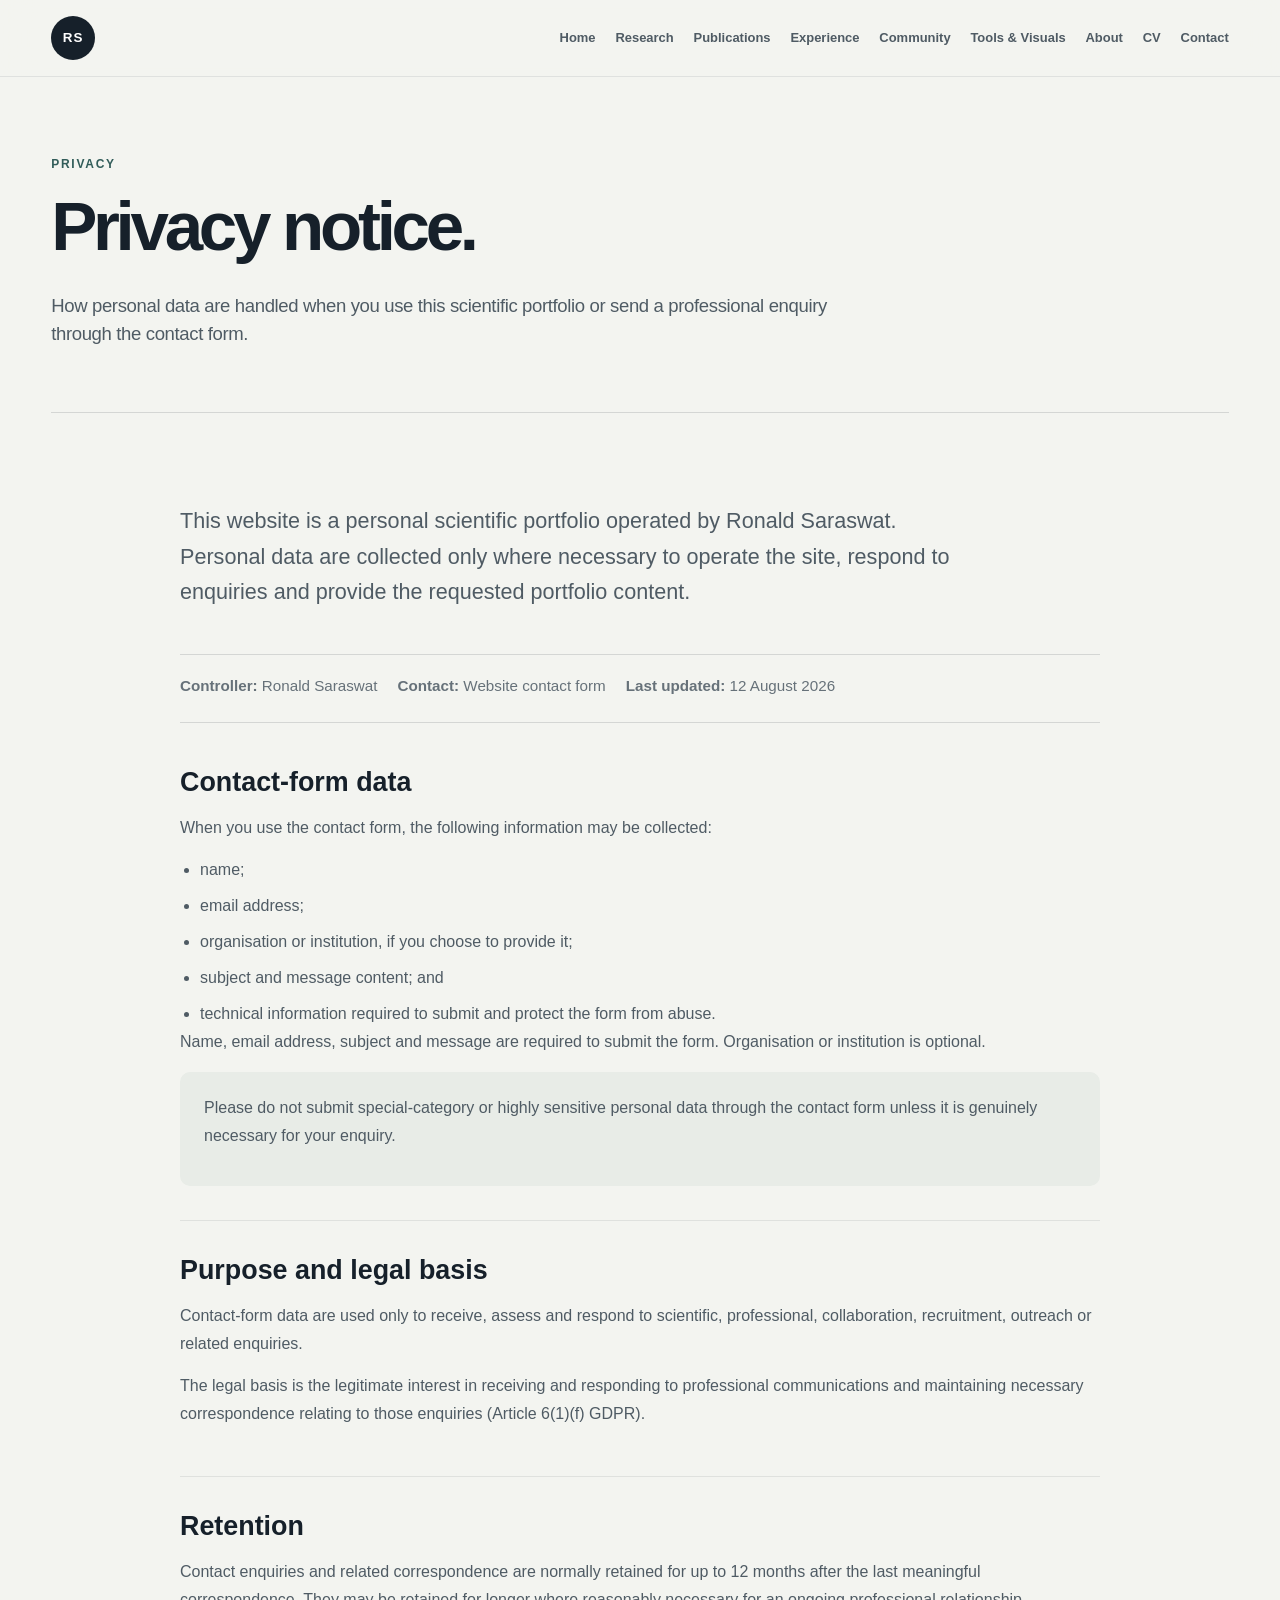
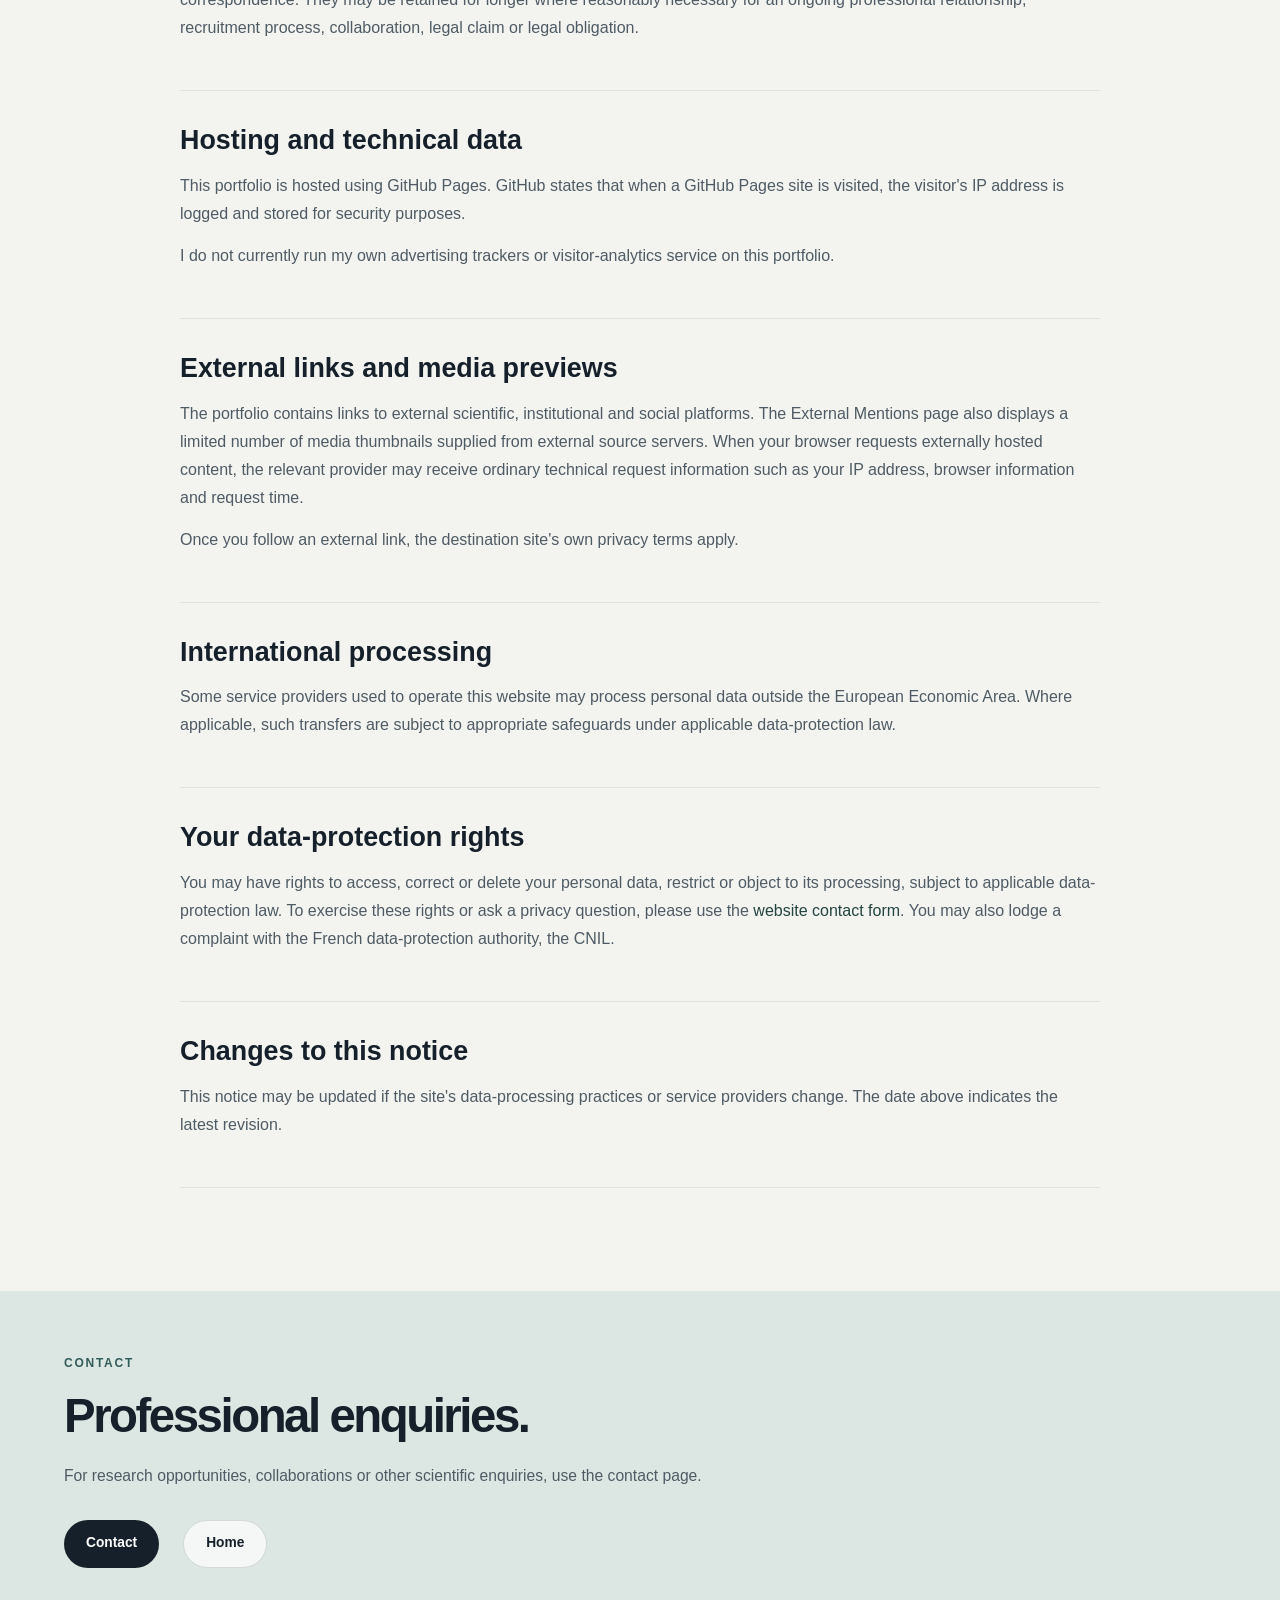
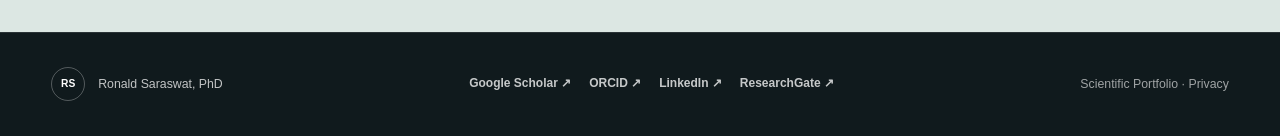
<file: privacy/index.html>
<!DOCTYPE html>
<html lang="en">
<head>
<meta charset="utf-8"/>
<meta name="viewport" content="width=device-width, initial-scale=1.0"/>
<title>Privacy Notice | Ronald Saraswat, PhD</title>
<meta name="description" content="Privacy notice for the scientific portfolio of Ronald Saraswat, PhD, including contact-form processing, hosting and external content."/>
<meta name="author" content="Ronald Saraswat"/>
<meta name="robots" content="index, follow"/>
<link rel="canonical" href="https://ronald.saraswatintegratedservices.com/privacy/"/>
<link rel="icon" type="image/svg+xml" href="/assets/images/rs-favicon.svg"/>
<meta property="og:type" content="website"/>
<meta property="og:title" content="Privacy Notice | Ronald Saraswat, PhD"/>
<meta property="og:description" content="Privacy information for contact-form submissions and use of the Ronald Saraswat scientific portfolio."/>
<meta property="og:url" content="https://ronald.saraswatintegratedservices.com/privacy/"/>
<meta property="og:site_name" content="Ronald Saraswat | Scientific Portfolio"/>
<meta property="og:image" content="https://ronald.saraswatintegratedservices.com/assets/images/social-preview.png"/>
<meta property="og:image:alt" content="Ronald Saraswat, PhD — Scientific Portfolio"/>
<meta name="twitter:card" content="summary_large_image"/>
<meta name="twitter:title" content="Privacy Notice | Ronald Saraswat, PhD"/>
<meta name="twitter:description" content="Privacy information for contact-form submissions and use of the Ronald Saraswat scientific portfolio."/>
<meta name="twitter:image" content="https://ronald.saraswatintegratedservices.com/assets/images/social-preview.png"/>
<meta name="theme-color" content="#f3f4f0"/>
<link rel="stylesheet" href="/css/style.css?v=26"/>
<style>
.privacy-section{padding-top:clamp(64px,7vw,96px);padding-bottom:clamp(72px,8vw,112px)}
.privacy-wrap{width:min(100%,920px);margin:0 auto}
.privacy-intro{font-size:clamp(1.15rem,1.7vw,1.35rem);line-height:1.65;color:var(--text-secondary);max-width:780px;margin:0 0 44px}
.privacy-meta{display:flex;flex-wrap:wrap;gap:10px 20px;padding:18px 0 24px;border-top:1px solid var(--border);border-bottom:1px solid var(--border);margin-bottom:44px;color:var(--text-muted);font-size:.95rem}
.privacy-block{padding:0 0 34px;margin:0 0 34px;border-bottom:1px solid var(--border-soft)}
.privacy-block:last-child{margin-bottom:0}
.privacy-block h2{font-size:clamp(1.45rem,2.1vw,2rem);line-height:1.15;margin:0 0 16px;color:var(--text-primary)}
.privacy-block p,.privacy-block li{font-size:1rem;line-height:1.75;color:var(--text-secondary)}
.privacy-block p{margin:0 0 14px}
.privacy-block ul{margin:12px 0 0;padding-left:1.25rem}
.privacy-block li+li{margin-top:8px}
.privacy-block a{color:var(--accent-dark);text-decoration-thickness:1px;text-underline-offset:3px}
.privacy-note{padding:22px 24px;background:var(--surface-soft);border-radius:var(--radius-small);margin-top:16px}
@media(max-width:700px){.privacy-section{padding-left:5%;padding-right:5%}.privacy-meta{display:grid;gap:7px}.privacy-note{padding:18px}}
</style>
<script type="application/ld+json">
{
  "@context":"https://schema.org",
  "@graph":[
    {
      "@type":"WebSite",
      "@id":"https://ronald.saraswatintegratedservices.com/#website",
      "url":"https://ronald.saraswatintegratedservices.com/",
      "name":"Ronald Saraswat | Scientific Portfolio",
      "inLanguage":"en"
    },
    {
      "@type":"WebPage",
      "@id":"https://ronald.saraswatintegratedservices.com/privacy/#webpage",
      "url":"https://ronald.saraswatintegratedservices.com/privacy/",
      "name":"Privacy Notice | Ronald Saraswat, PhD",
      "isPartOf":{"@id":"https://ronald.saraswatintegratedservices.com/#website"},
      "inLanguage":"en"
    }
  ]
}
</script>
</head>
<body>
<a class="skip-link" href="#main-content">Skip to content</a>
<header class="site-header">
<div class="nav-container">
<a aria-label="Ronald Saraswat homepage" class="brand" href="/">RS</a>
<button aria-controls="primary-navigation" aria-expanded="false" aria-label="Open navigation menu" class="menu-toggle"><span></span><span></span></button>
<nav aria-label="Primary navigation" class="site-nav" id="primary-navigation">
<a href="/">Home</a>
<a href="/research/">Research</a>
<a href="/publications/">Publications</a>
<a href="/experience/">Experience</a>
<a href="/community/">Community</a>
<a href="/scientific-visuals/">Tools &amp; Visuals</a>
<a href="/about/">About</a>
<a href="/cv/">CV</a>
<a href="/contact/">Contact</a>
</nav>
</div>
</header>
<main id="main-content">
<section class="page-hero">
<div class="page-hero-inner">
<p class="eyebrow">Privacy</p>
<h1>Privacy notice.</h1>
<p class="page-hero-intro">How personal data are handled when you use this scientific portfolio or send a professional enquiry through the contact form.</p>
</div>
</section>
<section class="section privacy-section">
<div class="privacy-wrap">
<p class="privacy-intro">This website is a personal scientific portfolio operated by Ronald Saraswat. Personal data are collected only where necessary to operate the site, respond to enquiries and provide the requested portfolio content.</p>
<div class="privacy-meta"><span><strong>Controller:</strong> Ronald Saraswat</span><span><strong>Contact:</strong> <a href="/contact/">Website contact form</a></span><span><strong>Last updated:</strong> 12 August 2026</span></div>

<section class="privacy-block" aria-labelledby="contact-data">
<h2 id="contact-data">Contact-form data</h2>
<p>When you use the contact form, the following information may be collected:</p>
<ul>
<li>name;</li>
<li>email address;</li>
<li>organisation or institution, if you choose to provide it;</li>
<li>subject and message content; and</li>
<li>technical information required to submit and protect the form from abuse.</li>
</ul>
<p>Name, email address, subject and message are required to submit the form. Organisation or institution is optional.</p>
<div class="privacy-note"><p>Please do not submit special-category or highly sensitive personal data through the contact form unless it is genuinely necessary for your enquiry.</p></div>
</section>

<section class="privacy-block" aria-labelledby="purpose-basis">
<h2 id="purpose-basis">Purpose and legal basis</h2>
<p>Contact-form data are used only to receive, assess and respond to scientific, professional, collaboration, recruitment, outreach or related enquiries.</p>
<p>The legal basis is the legitimate interest in receiving and responding to professional communications and maintaining necessary correspondence relating to those enquiries (Article 6(1)(f) GDPR).</p>
</section>

<section class="privacy-block" aria-labelledby="retention">
<h2 id="retention">Retention</h2>
<p>Contact enquiries and related correspondence are normally retained for up to 12 months after the last meaningful correspondence. They may be retained for longer where reasonably necessary for an ongoing professional relationship, recruitment process, collaboration, legal claim or legal obligation.</p>
</section>

<section class="privacy-block" aria-labelledby="hosting">
<h2 id="hosting">Hosting and technical data</h2>
<p>This portfolio is hosted using GitHub Pages. GitHub states that when a GitHub Pages site is visited, the visitor's IP address is logged and stored for security purposes.</p>
<p>I do not currently run my own advertising trackers or visitor-analytics service on this portfolio.</p>
</section>

<section class="privacy-block" aria-labelledby="external-content">
<h2 id="external-content">External links and media previews</h2>
<p>The portfolio contains links to external scientific, institutional and social platforms. The External Mentions page also displays a limited number of media thumbnails supplied from external source servers. When your browser requests externally hosted content, the relevant provider may receive ordinary technical request information such as your IP address, browser information and request time.</p>
<p>Once you follow an external link, the destination site's own privacy terms apply.</p>
</section>

<section class="privacy-block" aria-labelledby="transfers">
<h2 id="transfers">International processing</h2>
<p>Some service providers used to operate this website may process personal data outside the European Economic Area. Where applicable, such transfers are subject to appropriate safeguards under applicable data-protection law.</p>
</section>

<section class="privacy-block" aria-labelledby="rights">
<h2 id="rights">Your data-protection rights</h2>
<p>You may have rights to access, correct or delete your personal data, restrict or object to its processing, subject to applicable data-protection law. To exercise these rights or ask a privacy question, please use the <a href="/contact/">website contact form</a>. You may also lodge a complaint with the French data-protection authority, the CNIL. </p>
</section>

<section class="privacy-block" aria-labelledby="changes">
<h2 id="changes">Changes to this notice</h2>
<p>This notice may be updated if the site's data-processing practices or service providers change. The date above indicates the latest revision.</p>
</section>
</div>
</section>
<section class="page-next">
<div class="page-next-inner">
<p class="eyebrow">Contact</p>
<h2>Professional enquiries.</h2>
<p>For research opportunities, collaborations or other scientific enquiries, use the contact page.</p>
<div class="hero-actions"><a class="button button-primary" href="/contact/">Contact</a><a class="button button-secondary" href="/">Home</a></div>
</div>
</section>
</main>
<footer class="site-footer">
<div class="footer-identity"><strong>RS</strong><span>Ronald Saraswat, PhD</span></div>
<div class="footer-links">
<a href="https://scholar.google.com/citations?hl=en&amp;user=kAreFC8AAAAJ" rel="noopener noreferrer" target="_blank">Google Scholar ↗</a>
<a href="https://orcid.org/0000-0003-4049-1273" rel="noopener noreferrer" target="_blank">ORCID ↗</a>
<a href="https://www.linkedin.com/in/ronaldsaraswat" rel="noopener noreferrer" target="_blank">LinkedIn ↗</a>
<a href="https://www.researchgate.net/profile/Ronald-Saraswat-2" rel="noopener noreferrer" target="_blank">ResearchGate ↗</a>
</div>
<p class="footer-label">Scientific Portfolio · Privacy</p>
</footer>
<script src="/js/main.js"></script>
</body>
</html>
</file>
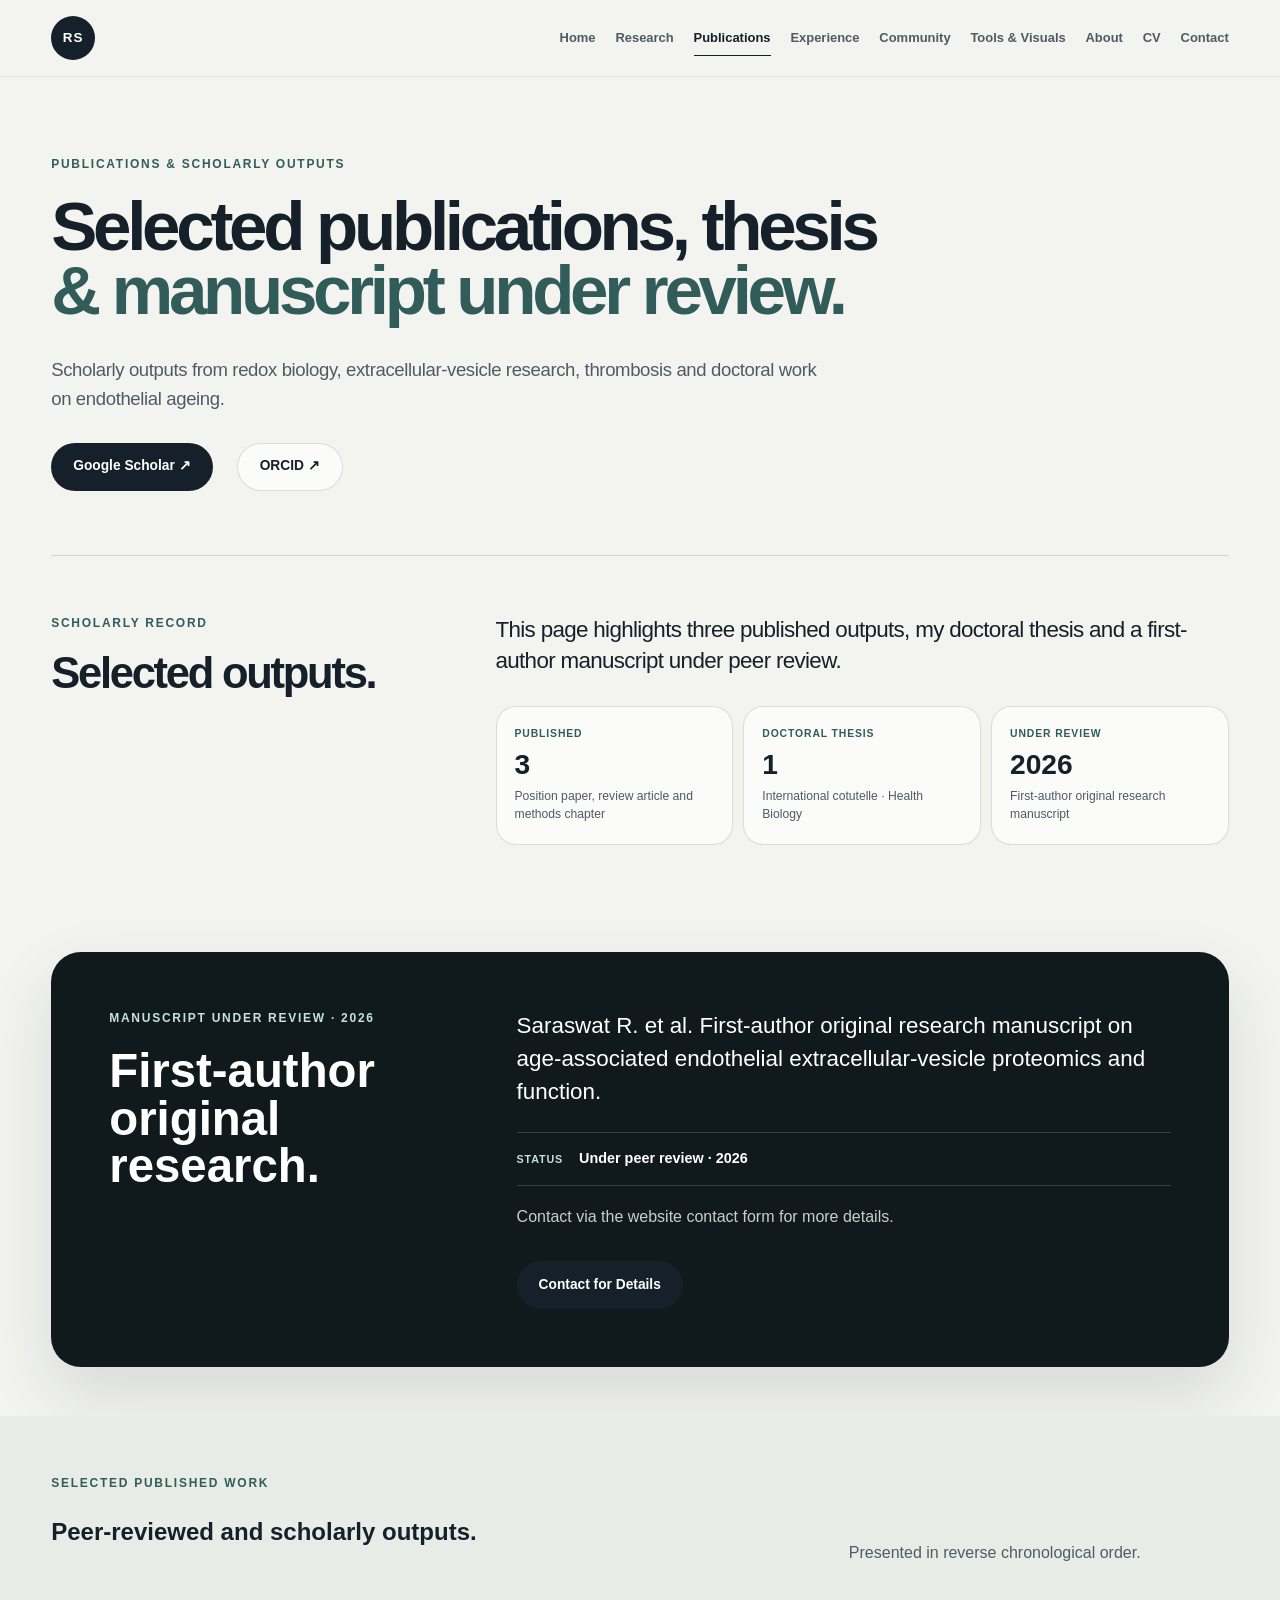
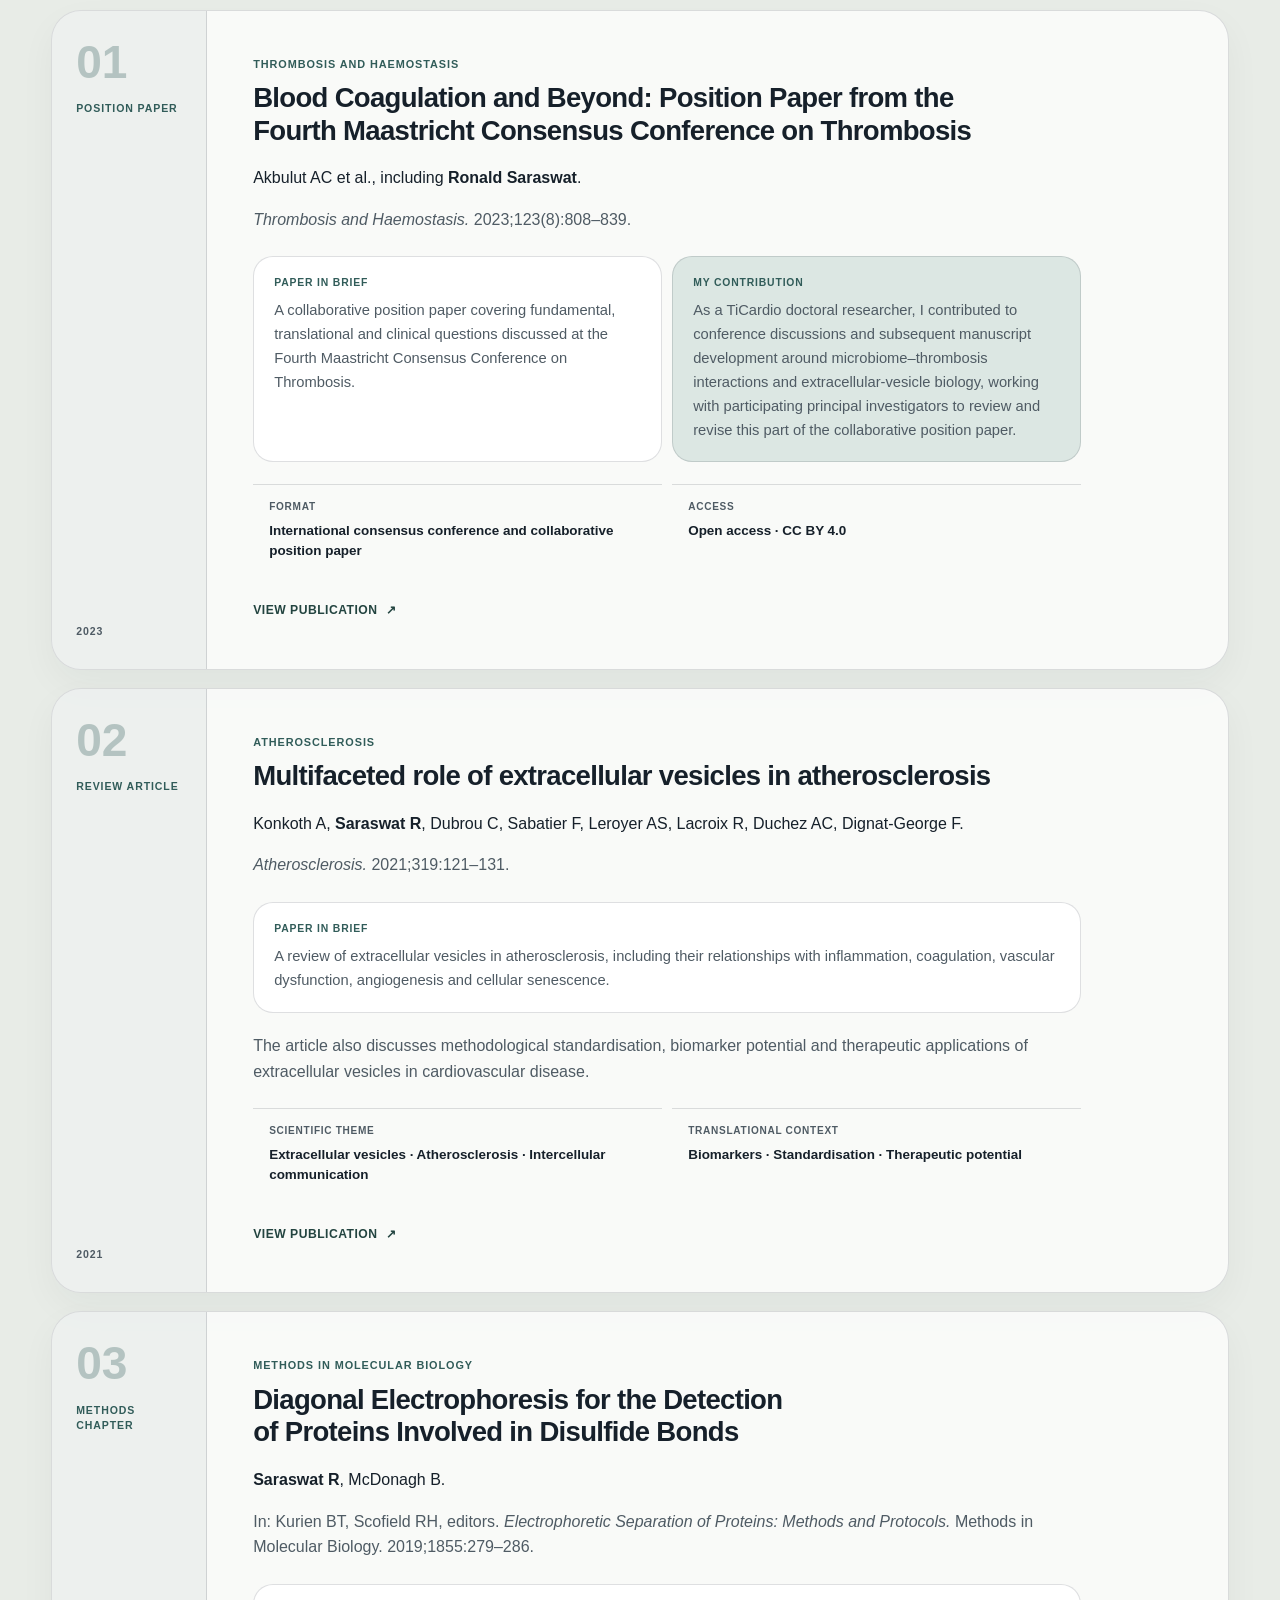
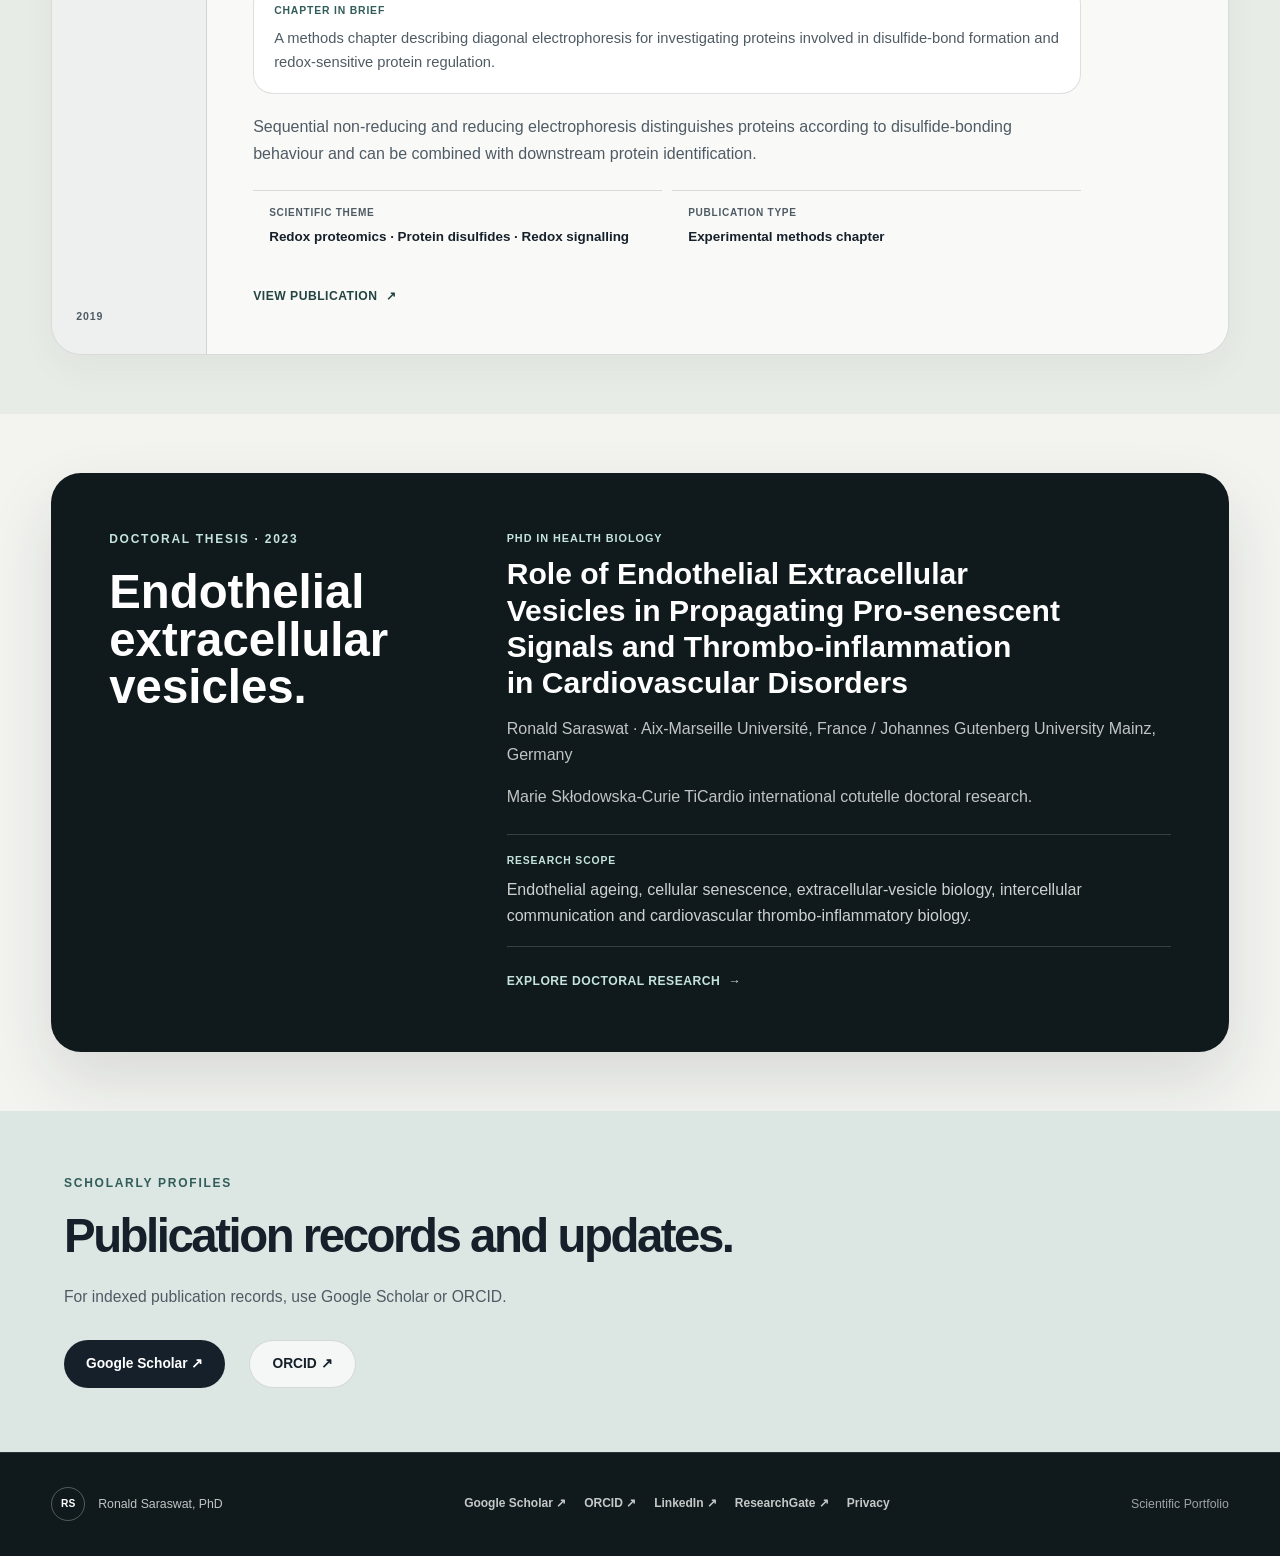
<file: publications/index.html>
<!DOCTYPE html>

<html lang="en">
<head>
<meta charset="utf-8"/>
<meta content="width=device-width, initial-scale=1.0" name="viewport"/>
<title>Publications | Ronald Saraswat, PhD</title>
<meta content="Selected publications, doctoral thesis and manuscript under peer review by Ronald Saraswat, PhD, spanning extracellular vesicles, thrombosis and redox biology." name="description"/>
<meta content="Ronald Saraswat" name="author"/>
<meta content="index, follow, max-image-preview:large, max-snippet:-1, max-video-preview:-1" name="robots"/>
<link href="https://ronald.saraswatintegratedservices.com/publications/" rel="canonical"/>
<link href="/assets/images/rs-favicon.svg" rel="icon" type="image/svg+xml"/>
<meta content="website" property="og:type"/>
<meta content="Publications | Ronald Saraswat, PhD" property="og:title"/>
<meta content="Selected publications, doctoral thesis and manuscript under peer review by Ronald Saraswat, PhD, spanning extracellular vesicles, thrombosis and redox biology." property="og:description"/>
<meta content="https://ronald.saraswatintegratedservices.com/publications/" property="og:url"/>
<meta content="Ronald Saraswat | Scientific Portfolio" property="og:site_name"/>
<meta content="https://ronald.saraswatintegratedservices.com/assets/images/social-preview.png" property="og:image"/>
<meta content="Publications — Ronald Saraswat, PhD scientific portfolio" property="og:image:alt"/>
<meta content="image/png" property="og:image:type"/>
<meta content="en_GB" property="og:locale"/>
<meta content="summary_large_image" name="twitter:card"/>
<meta content="Publications | Ronald Saraswat, PhD" name="twitter:title"/>
<meta content="Selected publications, doctoral thesis and manuscript under peer review by Ronald Saraswat, PhD, spanning extracellular vesicles, thrombosis and redox biology." name="twitter:description"/>
<meta content="https://ronald.saraswatintegratedservices.com/assets/images/social-preview.png" name="twitter:image"/>
<meta content="Publications — Ronald Saraswat, PhD scientific portfolio" name="twitter:image:alt"/>
<meta content="#f3f4f0" name="theme-color"/>
<link href="/css/style.css?v=26" rel="stylesheet"/>
<script type="application/ld+json">
{
  "@context": "https://schema.org",
  "@graph": [
    {
      "@type": "WebSite",
      "@id": "https://ronald.saraswatintegratedservices.com/#website",
      "url": "https://ronald.saraswatintegratedservices.com/",
      "name": "Ronald Saraswat | Scientific Portfolio",
      "alternateName": "Ronald Saraswat, PhD",
      "description": "Scientific portfolio of Ronald Saraswat, PhD: cellular ageing, extracellular vesicles, quantitative cell biology, proteomics and translational biomedical research.",
      "inLanguage": "en",
      "publisher": {
        "@id": "https://ronald.saraswatintegratedservices.com/#ronald-saraswat"
      }
    },
    {
      "@type": "Person",
      "@id": "https://ronald.saraswatintegratedservices.com/#ronald-saraswat",
      "name": "Ronald Saraswat",
      "givenName": "Ronald",
      "familyName": "Saraswat",
      "honorificSuffix": "PhD",
      "jobTitle": "Cell & Molecular Biologist",
      "url": "https://ronald.saraswatintegratedservices.com/",
      "image": "https://ronald.saraswatintegratedservices.com/assets/images/ronald-saraswat-portrait.png",
      "identifier": {
        "@type": "PropertyValue",
        "propertyID": "ORCID",
        "value": "0000-0003-4049-1273",
        "url": "https://orcid.org/0000-0003-4049-1273"
      },
      "sameAs": [
        "https://orcid.org/0000-0003-4049-1273",
        "https://scholar.google.com/citations?hl=en&user=kAreFC8AAAAJ",
        "https://www.linkedin.com/in/ronaldsaraswat",
        "https://www.researchgate.net/profile/Ronald-Saraswat-2"
      ],
      "knowsAbout": [
        "Cell and molecular biology",
        "Cellular ageing",
        "Cellular senescence",
        "Extracellular vesicles",
        "Quantitative cell biology",
        "Proteomics"
      ]
    },
    {
      "@type": "CollectionPage",
      "@id": "https://ronald.saraswatintegratedservices.com/publications/#webpage",
      "url": "https://ronald.saraswatintegratedservices.com/publications/",
      "name": "Publications | Ronald Saraswat, PhD",
      "description": "Selected publications, doctoral thesis and manuscript under peer review by Ronald Saraswat, PhD, spanning extracellular vesicles, thrombosis and redox biology.",
      "isPartOf": {
        "@id": "https://ronald.saraswatintegratedservices.com/#website"
      },
      "about": {
        "@id": "https://ronald.saraswatintegratedservices.com/#ronald-saraswat"
      },
      "inLanguage": "en",
      "breadcrumb": {
        "@id": "https://ronald.saraswatintegratedservices.com/publications/#breadcrumb"
      },
      "mainEntity": {
        "@id": "https://ronald.saraswatintegratedservices.com/publications/#selected-outputs"
      }
    },
    {
      "@type": "BreadcrumbList",
      "@id": "https://ronald.saraswatintegratedservices.com/publications/#breadcrumb",
      "itemListElement": [
        {
          "@type": "ListItem",
          "position": 1,
          "name": "Home",
          "item": "https://ronald.saraswatintegratedservices.com/"
        },
        {
          "@type": "ListItem",
          "position": 2,
          "name": "Publications",
          "item": "https://ronald.saraswatintegratedservices.com/publications/"
        }
      ]
    },
    {
      "@type": "ItemList",
      "@id": "https://ronald.saraswatintegratedservices.com/publications/#selected-outputs",
      "name": "Selected scholarly outputs by Ronald Saraswat",
      "numberOfItems": 4,
      "itemListElement": [
        {
          "@type": "ListItem",
          "position": 1,
          "item": {
            "@type": "ScholarlyArticle",
            "name": "Blood Coagulation and Beyond: Position Paper from the Fourth Maastricht Consensus Conference on Thrombosis",
            "datePublished": "2023",
            "url": "https://doi.org/10.1055/a-2052-9175"
          }
        },
        {
          "@type": "ListItem",
          "position": 2,
          "item": {
            "@type": "ScholarlyArticle",
            "name": "Multifaceted role of extracellular vesicles in atherosclerosis",
            "datePublished": "2021",
            "url": "https://doi.org/10.1016/j.atherosclerosis.2020.11.006"
          }
        },
        {
          "@type": "ListItem",
          "position": 3,
          "item": {
            "@type": "Chapter",
            "name": "Diagonal Electrophoresis for the Detection of Proteins Involved in Disulfide Bonds",
            "datePublished": "2019",
            "url": "https://doi.org/10.1007/978-1-4939-8793-1_23"
          }
        },
        {
          "@type": "ListItem",
          "position": 4,
          "item": {
            "@type": "Thesis",
            "name": "Role of Endothelial Extracellular Vesicles in Propagating Pro-senescent Signals and Thrombo-inflammation in Cardiovascular Disorders",
            "datePublished": "2023",
            "inSupportOf": "PhD in Health Biology",
            "author": {
              "@id": "https://ronald.saraswatintegratedservices.com/#ronald-saraswat"
            }
          }
        }
      ]
    }
  ]
}
    </script>
<meta content="1200" property="og:image:width"/><meta content="630" property="og:image:height"/></head>
<body>
<a class="skip-link" href="#main-content">Skip to content</a>
<header class="site-header">
<div class="nav-container">
<a aria-label="Ronald Saraswat homepage" class="brand" href="/">RS</a>
<button aria-controls="primary-navigation" aria-expanded="false" aria-label="Open navigation menu" class="menu-toggle">
<span></span><span></span>
</button>
<nav aria-label="Primary navigation" class="site-nav" id="primary-navigation">
<a href="/">Home</a>
<a href="/research/">Research</a>
<a aria-current="page" href="/publications/">Publications</a>
<a href="/experience/">Experience</a>
<a href="/community/">Community</a>
<a href="/scientific-visuals/">Tools &amp; Visuals</a>
<a href="/about/">About</a>
<a href="/cv/">CV</a>
<a href="/contact/">Contact</a>
</nav>
</div>
</header>
<main id="main-content">
<section class="page-hero publications-hero">
<div class="page-hero-inner">
<p class="eyebrow">Publications &amp; Scholarly Outputs</p>
<h1>Selected publications, thesis <span>&amp; manuscript under review.</span></h1>
<p class="page-hero-intro">Scholarly outputs from redox biology, extracellular-vesicle research, thrombosis and doctoral work on endothelial ageing.</p>
<div class="hero-actions"><a class="button button-primary" href="https://scholar.google.com/citations?hl=en&amp;user=kAreFC8AAAAJ" rel="noopener noreferrer" target="_blank">Google Scholar ↗</a><a class="button button-secondary" href="https://orcid.org/0000-0003-4049-1273" rel="noopener noreferrer" target="_blank">ORCID ↗</a></div>
</div>
</section>
<section class="section publications-overview-section">
<div class="section-grid publications-overview-grid">
<div class="section-heading"><p class="eyebrow">Scholarly Record</p><h2>Selected outputs.</h2></div>
<div class="section-content publications-overview-copy">
<p class="large-copy">This page highlights three published outputs, my doctoral thesis and a first-author manuscript under peer review.</p>
<div class="publication-stat-grid">
<div class="publication-stat"><span>Published</span><strong>3</strong><p>Position paper, review article and methods chapter</p></div>
<div class="publication-stat"><span>Doctoral Thesis</span><strong>1</strong><p>International cotutelle · Health Biology</p></div>
<div class="publication-stat"><span>Under Review</span><strong>2026</strong><p>First-author original research manuscript</p></div>
</div>
</div>
</div>
</section>
<section class="section publication-current-section">
<div class="publication-current-card">
<div class="publication-current-heading"><p class="eyebrow">Manuscript Under Review · 2026</p><h2>First-author original research.</h2></div>
<div class="publication-current-content">
<p class="publication-current-title">Saraswat R. et al. First-author original research manuscript on age-associated endothelial extracellular-vesicle proteomics and function.</p>
<div class="publication-current-status"><span>Status</span><strong>Under peer review · 2026</strong></div>
<p>Contact via the website contact form for more details.</p>
<a class="button button-primary" href="/contact/">Contact for Details</a>
</div>
</div>
</section>
<section class="section section-alt publications-selected-section">
<div class="publications-selected-header"><div><p class="eyebrow">Selected Published Work</p><h2>Peer-reviewed and scholarly outputs.</h2></div><p>Presented in reverse chronological order.</p></div>
<div class="publication-stack">
<article class="publication-card">
<div class="publication-card-index"><span class="publication-number">01</span><span class="publication-type">Position Paper</span><span class="publication-year">2023</span></div>
<div class="publication-card-body">
<p class="publication-journal">Thrombosis and Haemostasis</p>
<h3 class="publication-title">Blood Coagulation and Beyond: Position Paper from the Fourth Maastricht Consensus Conference on Thrombosis</h3>
<p class="publication-authors">Akbulut AC et al., including <strong>Ronald Saraswat</strong>.</p>
<p class="publication-citation"><em>Thrombosis and Haemostasis.</em> 2023;123(8):808–839.</p>
<div class="publication-insight-grid">
<div class="publication-insight"><span>Paper in Brief</span><p>A collaborative position paper covering fundamental, translational and clinical questions discussed at the Fourth Maastricht Consensus Conference on Thrombosis.</p></div>
<div class="publication-insight publication-insight-accent"><span>My Contribution</span><p>As a TiCardio doctoral researcher, I contributed to conference discussions and subsequent manuscript development around microbiome–thrombosis interactions and extracellular-vesicle biology, working with participating principal investigators to review and revise this part of the collaborative position paper.</p></div>
</div>
<div class="publication-facts"><div><span>Format</span><strong>International consensus conference and collaborative position paper</strong></div><div><span>Access</span><strong>Open access · CC BY 4.0</strong></div></div>
<a class="publication-link" href="https://doi.org/10.1055/a-2052-9175" rel="noopener noreferrer" target="_blank">View publication <span aria-hidden="true">↗</span></a>
</div>
</article>
<article class="publication-card">
<div class="publication-card-index"><span class="publication-number">02</span><span class="publication-type">Review Article</span><span class="publication-year">2021</span></div>
<div class="publication-card-body">
<p class="publication-journal">Atherosclerosis</p>
<h3 class="publication-title">Multifaceted role of extracellular vesicles in atherosclerosis</h3>
<p class="publication-authors">Konkoth A, <strong>Saraswat R</strong>, Dubrou C, Sabatier F, Leroyer AS, Lacroix R, Duchez AC, Dignat-George F.</p>
<p class="publication-citation"><em>Atherosclerosis.</em> 2021;319:121–131.</p>
<div class="publication-insight-grid publication-insight-grid-single"><div class="publication-insight"><span>Paper in Brief</span><p>A review of extracellular vesicles in atherosclerosis, including their relationships with inflammation, coagulation, vascular dysfunction, angiogenesis and cellular senescence.</p></div></div>
<p class="publication-detail">The article also discusses methodological standardisation, biomarker potential and therapeutic applications of extracellular vesicles in cardiovascular disease.</p>
<div class="publication-facts"><div><span>Scientific Theme</span><strong>Extracellular vesicles · Atherosclerosis · Intercellular communication</strong></div><div><span>Translational Context</span><strong>Biomarkers · Standardisation · Therapeutic potential</strong></div></div>
<a class="publication-link" href="https://doi.org/10.1016/j.atherosclerosis.2020.11.006" rel="noopener noreferrer" target="_blank">View publication <span aria-hidden="true">↗</span></a>
</div>
</article>
<article class="publication-card">
<div class="publication-card-index"><span class="publication-number">03</span><span class="publication-type">Methods Chapter</span><span class="publication-year">2019</span></div>
<div class="publication-card-body">
<p class="publication-journal">Methods in Molecular Biology</p>
<h3 class="publication-title">Diagonal Electrophoresis for the Detection of Proteins Involved in Disulfide Bonds</h3>
<p class="publication-authors"><strong>Saraswat R</strong>, McDonagh B.</p>
<p class="publication-citation">In: Kurien BT, Scofield RH, editors. <em>Electrophoretic Separation of Proteins: Methods and Protocols.</em> Methods in Molecular Biology. 2019;1855:279–286.</p>
<div class="publication-insight-grid publication-insight-grid-single"><div class="publication-insight"><span>Chapter in Brief</span><p>A methods chapter describing diagonal electrophoresis for investigating proteins involved in disulfide-bond formation and redox-sensitive protein regulation.</p></div></div>
<p class="publication-detail">Sequential non-reducing and reducing electrophoresis distinguishes proteins according to disulfide-bonding behaviour and can be combined with downstream protein identification.</p>
<div class="publication-facts"><div><span>Scientific Theme</span><strong>Redox proteomics · Protein disulfides · Redox signalling</strong></div><div><span>Publication Type</span><strong>Experimental methods chapter</strong></div></div>
<a class="publication-link" href="https://doi.org/10.1007/978-1-4939-8793-1_23" rel="noopener noreferrer" target="_blank">View publication <span aria-hidden="true">↗</span></a>
</div>
</article>
</div>
</section>
<section class="section publications-thesis-section">
<div class="thesis-feature">
<div class="thesis-feature-heading"><p class="eyebrow">Doctoral Thesis · 2023</p><h2>Endothelial extracellular vesicles.</h2></div>
<div class="thesis-feature-body">
<p class="thesis-degree">PhD in Health Biology</p>
<h3>Role of Endothelial Extracellular Vesicles in Propagating Pro-senescent Signals and Thrombo-inflammation in Cardiovascular Disorders</h3>
<p class="thesis-meta">Ronald Saraswat · Aix-Marseille Université, France / Johannes Gutenberg University Mainz, Germany</p>
<p class="thesis-meta">Marie Skłodowska-Curie TiCardio international cotutelle doctoral research.</p>
<div class="thesis-context"><span>Research Scope</span><p>Endothelial ageing, cellular senescence, extracellular-vesicle biology, intercellular communication and cardiovascular thrombo-inflammatory biology.</p></div>
<a class="publication-link publication-link-light" href="/research/">Explore doctoral research <span aria-hidden="true">→</span></a>
</div>
</div>
</section>
<section class="page-next"><div class="page-next-inner"><p class="eyebrow">Scholarly Profiles</p><h2>Publication records and updates.</h2><p>For indexed publication records, use Google Scholar or ORCID.</p><div class="hero-actions"><a class="button button-primary" href="https://scholar.google.com/citations?hl=en&amp;user=kAreFC8AAAAJ" rel="noopener noreferrer" target="_blank">Google Scholar ↗</a><a class="button button-secondary" href="https://orcid.org/0000-0003-4049-1273" rel="noopener noreferrer" target="_blank">ORCID ↗</a></div></div></section>
</main>
<footer class="site-footer">
<div class="footer-identity"><strong>RS</strong><span>Ronald Saraswat, PhD</span></div>
<div class="footer-links">
<a href="https://scholar.google.com/citations?hl=en&amp;user=kAreFC8AAAAJ" rel="noopener noreferrer" target="_blank">Google Scholar ↗</a>
<a href="https://orcid.org/0000-0003-4049-1273" rel="noopener noreferrer" target="_blank">ORCID ↗</a>
<a href="https://www.linkedin.com/in/ronaldsaraswat" rel="noopener noreferrer" target="_blank">LinkedIn ↗</a>
<a href="https://www.researchgate.net/profile/Ronald-Saraswat-2" rel="noopener noreferrer" target="_blank">ResearchGate ↗</a>
<a href="/privacy/">Privacy</a>
</div>
<p class="footer-label">Scientific Portfolio</p>
</footer>
<script src="/js/main.js"></script>
</body>
</html>
</file>
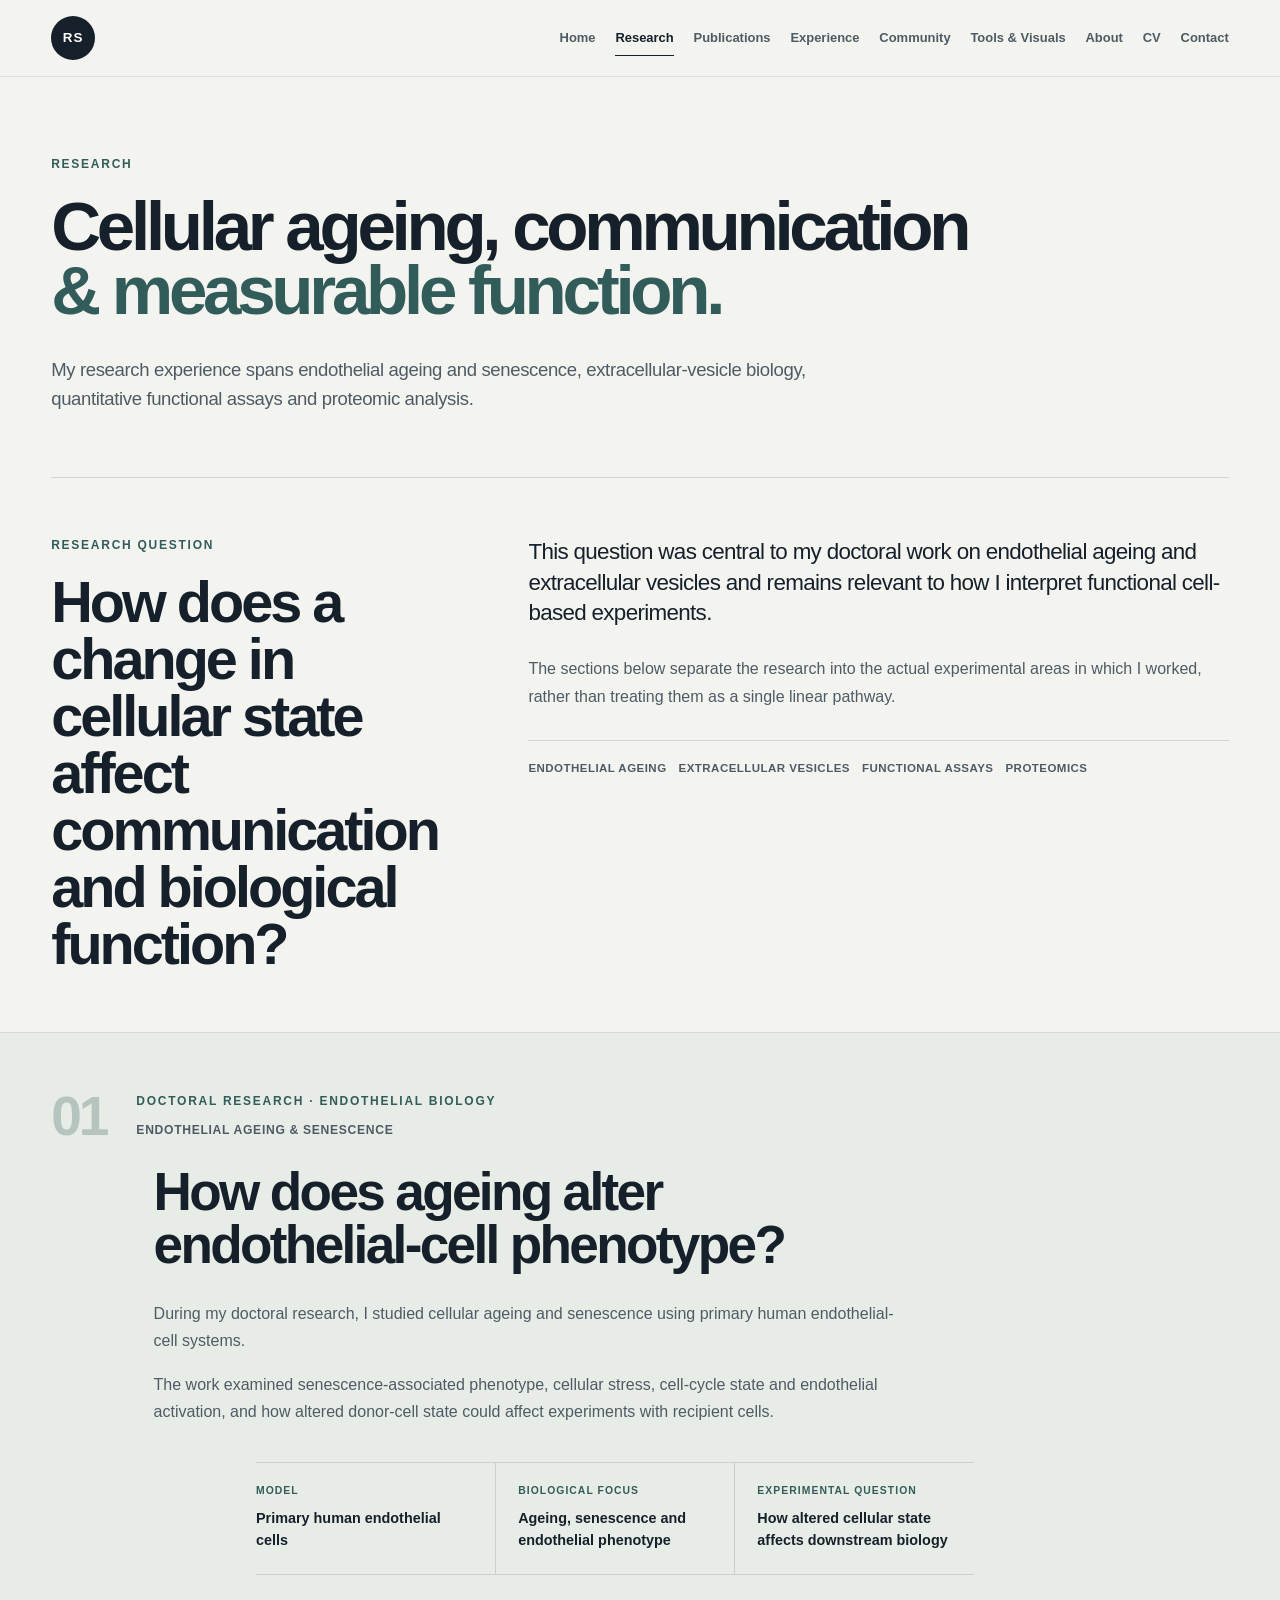
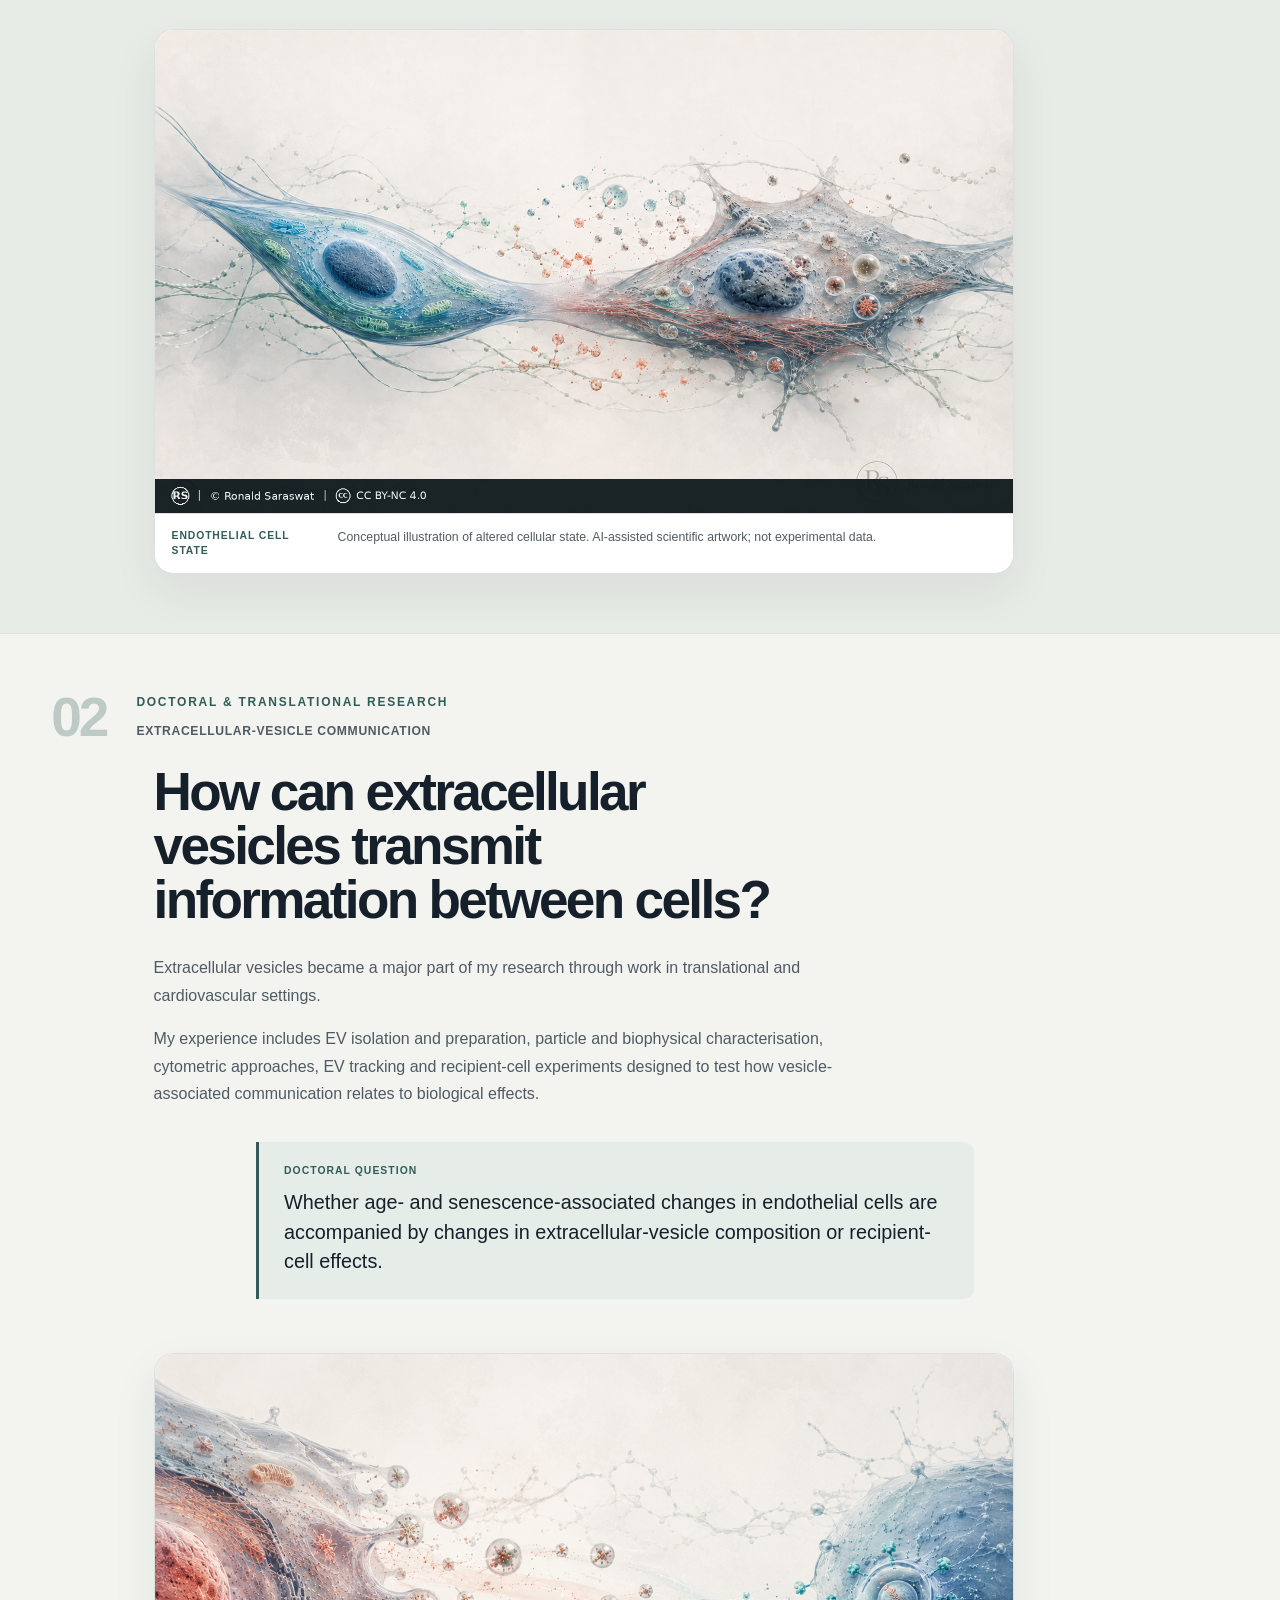
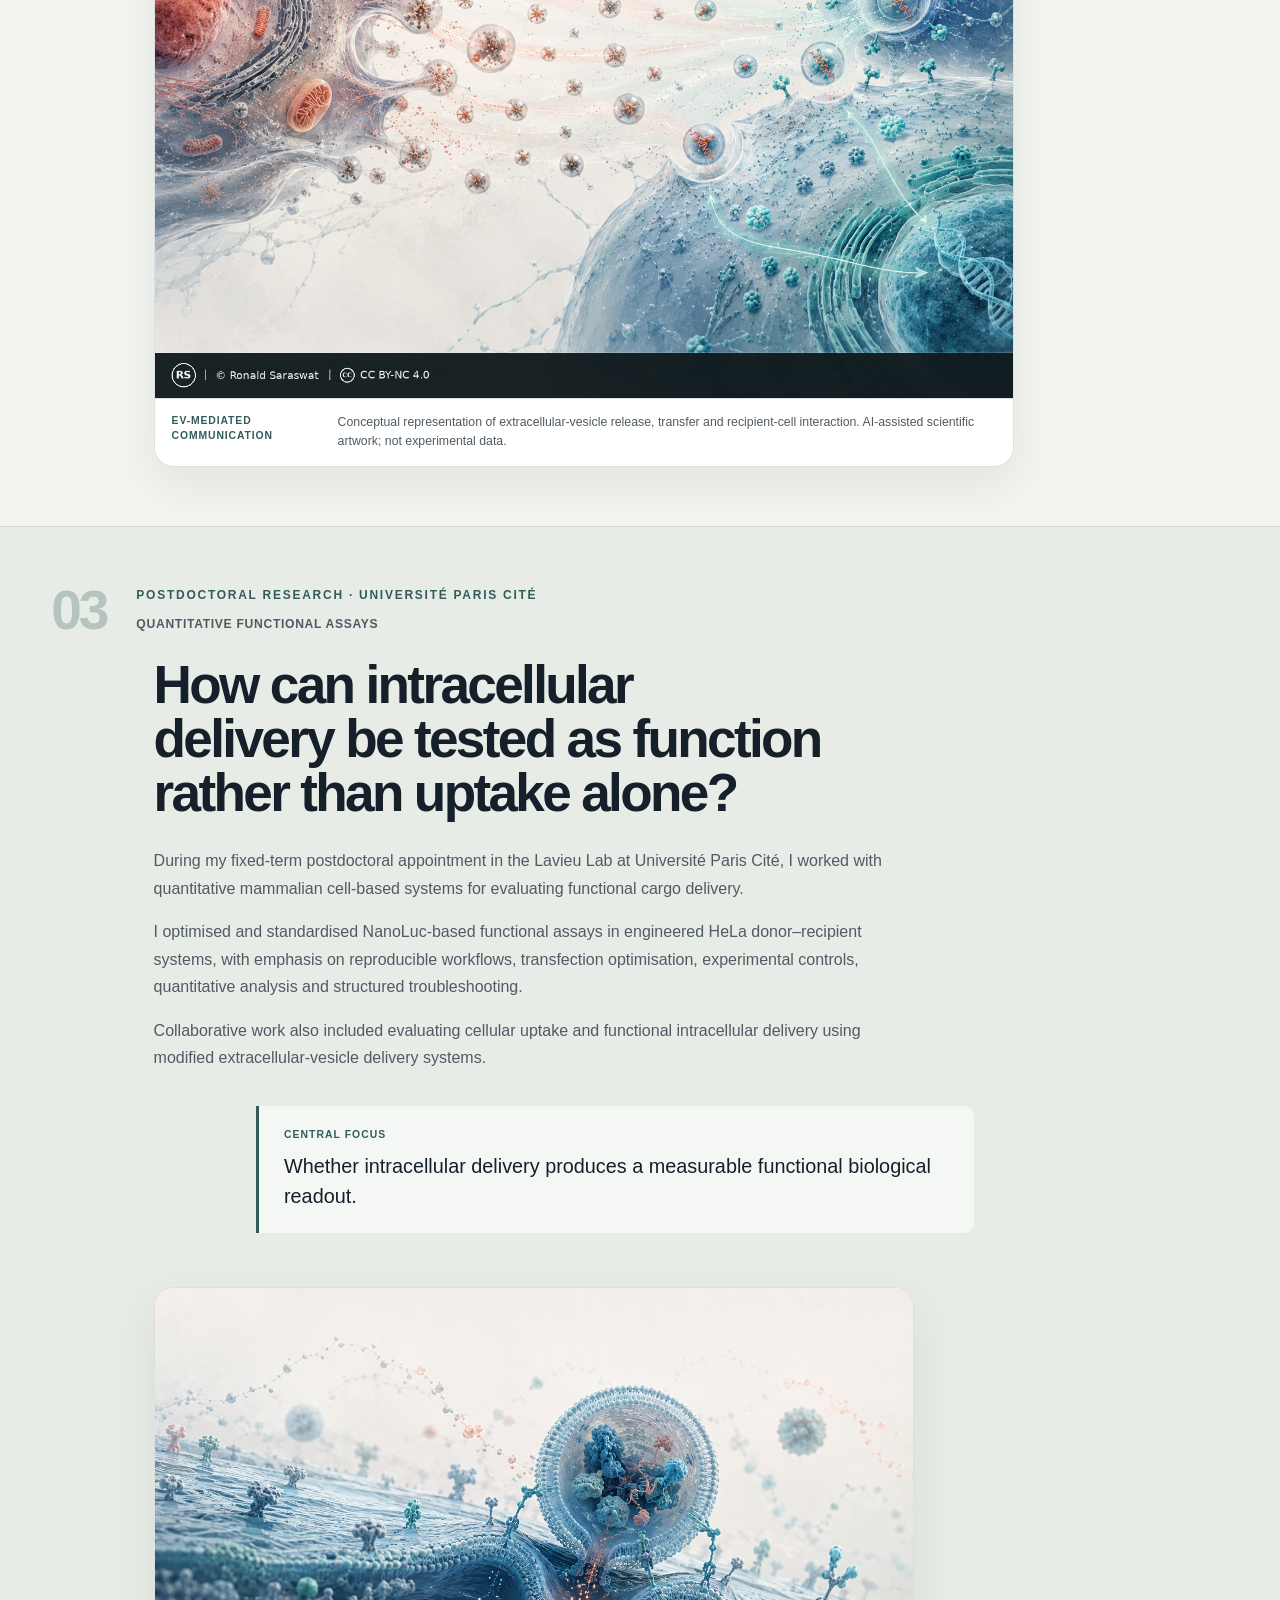
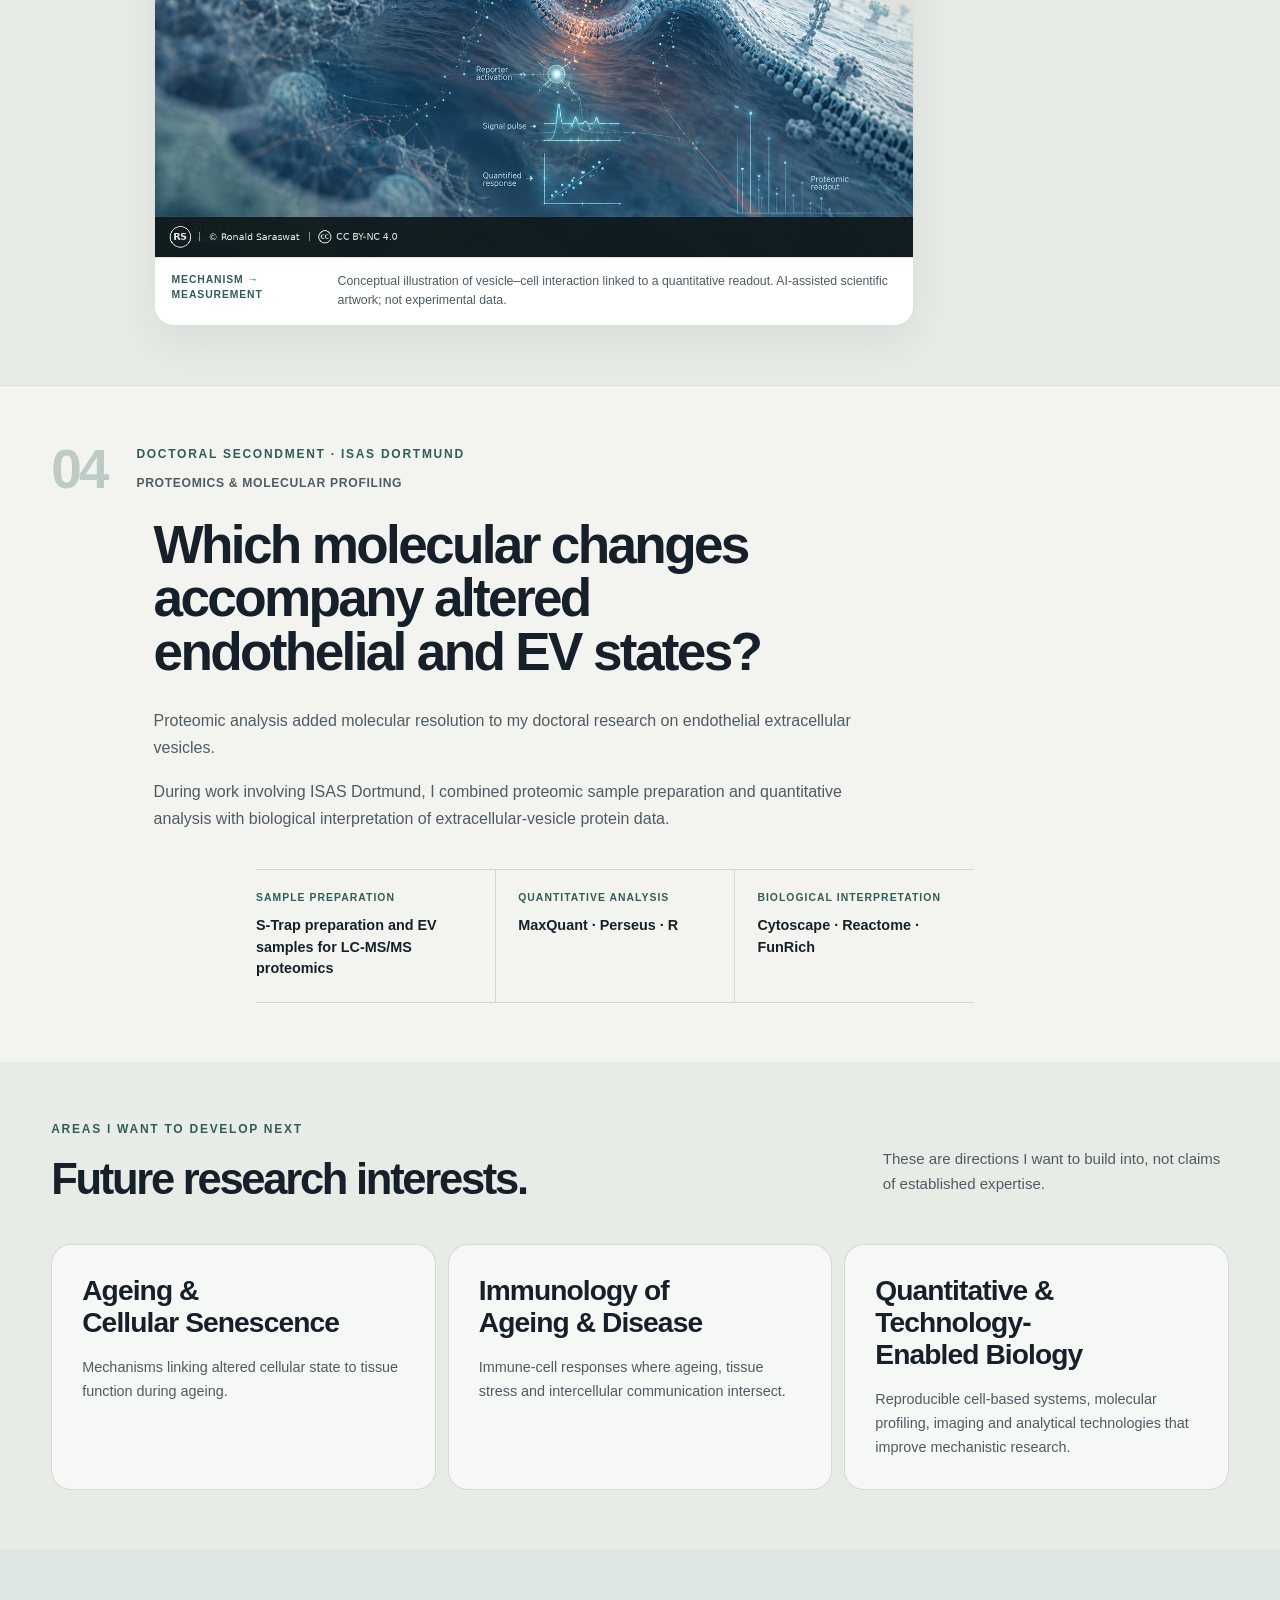
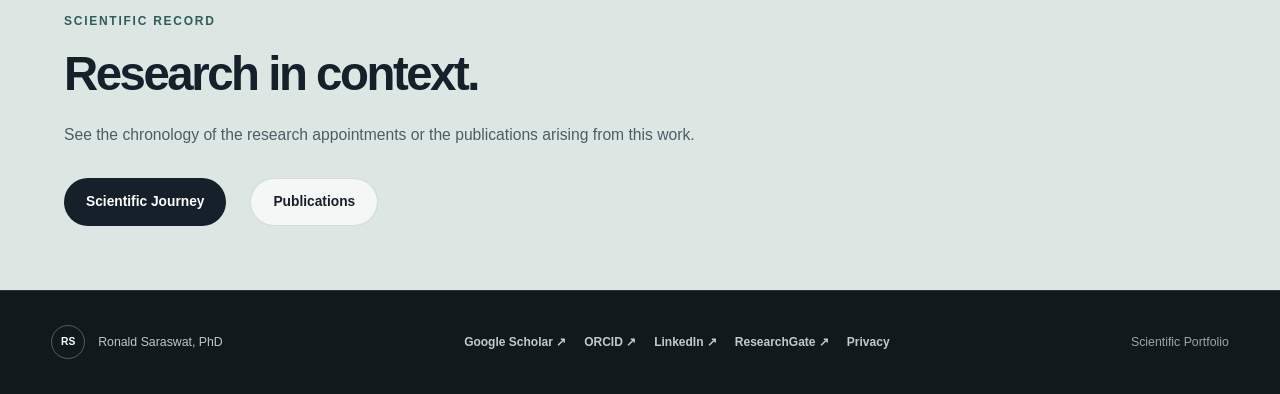
<file: research/index.html>
<!DOCTYPE html>

<html lang="en">
<head>
<meta charset="utf-8"/>
<meta content="width=device-width, initial-scale=1.0" name="viewport"/>
<title>Research | Ronald Saraswat, PhD</title>
<meta content="Research by Ronald Saraswat, PhD in endothelial ageing, cellular senescence, extracellular vesicles, quantitative functional assays and proteomics." name="description"/>
<meta content="Ronald Saraswat" name="author"/>
<meta content="index, follow, max-image-preview:large, max-snippet:-1, max-video-preview:-1" name="robots"/>
<link href="https://ronald.saraswatintegratedservices.com/research/" rel="canonical"/>
<link href="/assets/images/rs-favicon.svg" rel="icon" type="image/svg+xml"/>
<meta content="website" property="og:type"/>
<meta content="Research | Ronald Saraswat, PhD" property="og:title"/>
<meta content="Research by Ronald Saraswat, PhD in endothelial ageing, cellular senescence, extracellular vesicles, quantitative functional assays and proteomics." property="og:description"/>
<meta content="https://ronald.saraswatintegratedservices.com/research/" property="og:url"/>
<meta content="Ronald Saraswat | Scientific Portfolio" property="og:site_name"/>
<meta content="https://ronald.saraswatintegratedservices.com/assets/images/social-preview.png" property="og:image"/>
<meta content="Research — Ronald Saraswat, PhD scientific portfolio" property="og:image:alt"/>
<meta content="image/png" property="og:image:type"/>
<meta content="en_GB" property="og:locale"/>
<meta content="summary_large_image" name="twitter:card"/>
<meta content="Research | Ronald Saraswat, PhD" name="twitter:title"/>
<meta content="Research by Ronald Saraswat, PhD in endothelial ageing, cellular senescence, extracellular vesicles, quantitative functional assays and proteomics." name="twitter:description"/>
<meta content="https://ronald.saraswatintegratedservices.com/assets/images/social-preview.png" name="twitter:image"/>
<meta content="Research — Ronald Saraswat, PhD scientific portfolio" name="twitter:image:alt"/>
<meta content="#f3f4f0" name="theme-color"/>
<link href="/css/style.css?v=26" rel="stylesheet"/>
<script type="application/ld+json">
{
  "@context": "https://schema.org",
  "@graph": [
    {
      "@type": "WebSite",
      "@id": "https://ronald.saraswatintegratedservices.com/#website",
      "url": "https://ronald.saraswatintegratedservices.com/",
      "name": "Ronald Saraswat | Scientific Portfolio",
      "alternateName": "Ronald Saraswat, PhD",
      "description": "Scientific portfolio of Ronald Saraswat, PhD: cellular ageing, extracellular vesicles, quantitative cell biology, proteomics and translational biomedical research.",
      "inLanguage": "en",
      "publisher": {
        "@id": "https://ronald.saraswatintegratedservices.com/#ronald-saraswat"
      }
    },
    {
      "@type": "Person",
      "@id": "https://ronald.saraswatintegratedservices.com/#ronald-saraswat",
      "name": "Ronald Saraswat",
      "givenName": "Ronald",
      "familyName": "Saraswat",
      "honorificSuffix": "PhD",
      "jobTitle": "Cell & Molecular Biologist",
      "url": "https://ronald.saraswatintegratedservices.com/",
      "image": "https://ronald.saraswatintegratedservices.com/assets/images/ronald-saraswat-portrait.png",
      "identifier": {
        "@type": "PropertyValue",
        "propertyID": "ORCID",
        "value": "0000-0003-4049-1273",
        "url": "https://orcid.org/0000-0003-4049-1273"
      },
      "sameAs": [
        "https://orcid.org/0000-0003-4049-1273",
        "https://scholar.google.com/citations?hl=en&user=kAreFC8AAAAJ",
        "https://www.linkedin.com/in/ronaldsaraswat",
        "https://www.researchgate.net/profile/Ronald-Saraswat-2"
      ],
      "knowsAbout": [
        "Cell and molecular biology",
        "Cellular ageing",
        "Cellular senescence",
        "Extracellular vesicles",
        "Quantitative cell biology",
        "Proteomics"
      ]
    },
    {
      "@type": "WebPage",
      "@id": "https://ronald.saraswatintegratedservices.com/research/#webpage",
      "url": "https://ronald.saraswatintegratedservices.com/research/",
      "name": "Research | Ronald Saraswat, PhD",
      "description": "Research by Ronald Saraswat, PhD in endothelial ageing, cellular senescence, extracellular vesicles, quantitative functional assays and proteomics.",
      "isPartOf": {
        "@id": "https://ronald.saraswatintegratedservices.com/#website"
      },
      "about": [
        {
          "@id": "https://ronald.saraswatintegratedservices.com/#ronald-saraswat"
        },
        {
          "@type": "Thing",
          "name": "Endothelial ageing and cellular senescence"
        },
        {
          "@type": "Thing",
          "name": "Extracellular vesicles"
        },
        {
          "@type": "Thing",
          "name": "Quantitative functional cell assays"
        },
        {
          "@type": "Thing",
          "name": "Proteomics"
        }
      ],
      "inLanguage": "en",
      "breadcrumb": {
        "@id": "https://ronald.saraswatintegratedservices.com/research/#breadcrumb"
      }
    },
    {
      "@type": "BreadcrumbList",
      "@id": "https://ronald.saraswatintegratedservices.com/research/#breadcrumb",
      "itemListElement": [
        {
          "@type": "ListItem",
          "position": 1,
          "name": "Home",
          "item": "https://ronald.saraswatintegratedservices.com/"
        },
        {
          "@type": "ListItem",
          "position": 2,
          "name": "Research",
          "item": "https://ronald.saraswatintegratedservices.com/research/"
        }
      ]
    },
    {
      "@type": "ImageObject",
      "@id": "https://ronald.saraswatintegratedservices.com/assets/images/research-artwork-cell-state-communication.png#image",
      "contentUrl": "https://ronald.saraswatintegratedservices.com/assets/images/research-artwork-cell-state-communication.png",
      "name": "Endothelial Cell State",
      "caption": "AI-assisted conceptual scientific illustration contrasting cellular states.",
      "creator": {
        "@id": "https://ronald.saraswatintegratedservices.com/#ronald-saraswat"
      },
      "creditText": "Ronald Saraswat",
      "copyrightNotice": "© Ronald Saraswat",
      "license": "https://creativecommons.org/licenses/by-nc/4.0/",
      "acquireLicensePage": "https://ronald.saraswatintegratedservices.com/scientific-visuals/",
      "isPartOf": {
        "@id": "https://ronald.saraswatintegratedservices.com/research/#webpage"
      }
    },
    {
      "@type": "ImageObject",
      "@id": "https://ronald.saraswatintegratedservices.com/assets/images/research-artwork-ev-intercellular-communication.png#image",
      "contentUrl": "https://ronald.saraswatintegratedservices.com/assets/images/research-artwork-ev-intercellular-communication.png",
      "name": "EV-Mediated Communication",
      "caption": "AI-assisted conceptual scientific illustration of extracellular-vesicle release, transfer and recipient-cell interaction.",
      "creator": {
        "@id": "https://ronald.saraswatintegratedservices.com/#ronald-saraswat"
      },
      "creditText": "Ronald Saraswat",
      "copyrightNotice": "© Ronald Saraswat",
      "license": "https://creativecommons.org/licenses/by-nc/4.0/",
      "acquireLicensePage": "https://ronald.saraswatintegratedservices.com/scientific-visuals/",
      "isPartOf": {
        "@id": "https://ronald.saraswatintegratedservices.com/research/#webpage"
      }
    },
    {
      "@type": "ImageObject",
      "@id": "https://ronald.saraswatintegratedservices.com/assets/images/research-artwork-functional-delivery-quantitative-biology.png#image",
      "contentUrl": "https://ronald.saraswatintegratedservices.com/assets/images/research-artwork-functional-delivery-quantitative-biology.png",
      "name": "Mechanism to Measurement",
      "caption": "AI-assisted conceptual scientific illustration of vesicle-cell interaction linked to a quantitative functional readout.",
      "creator": {
        "@id": "https://ronald.saraswatintegratedservices.com/#ronald-saraswat"
      },
      "creditText": "Ronald Saraswat",
      "copyrightNotice": "© Ronald Saraswat",
      "license": "https://creativecommons.org/licenses/by-nc/4.0/",
      "acquireLicensePage": "https://ronald.saraswatintegratedservices.com/scientific-visuals/",
      "isPartOf": {
        "@id": "https://ronald.saraswatintegratedservices.com/research/#webpage"
      }
    }
  ]
}
    </script>
<meta content="1200" property="og:image:width"/><meta content="630" property="og:image:height"/></head>
<body class="research-page">
<a class="skip-link" href="#main-content">Skip to content</a>
<header class="site-header">
<div class="nav-container">
<a aria-label="Ronald Saraswat homepage" class="brand" href="/">RS</a>
<button aria-controls="primary-navigation" aria-expanded="false" aria-label="Open navigation menu" class="menu-toggle">
<span></span><span></span>
</button>
<nav aria-label="Primary navigation" class="site-nav" id="primary-navigation">
<a href="/">Home</a>
<a aria-current="page" href="/research/">Research</a>
<a href="/publications/">Publications</a>
<a href="/experience/">Experience</a>
<a href="/community/">Community</a>
<a href="/scientific-visuals/">Tools &amp; Visuals</a>
<a href="/about/">About</a>
<a href="/cv/">CV</a>
<a href="/contact/">Contact</a>
</nav>
</div>
</header>
<main id="main-content">
<section class="page-hero research-page-hero">
<div class="page-hero-inner">
<p class="eyebrow">Research</p>
<h1>Cellular ageing, communication <span>&amp; measurable function.</span></h1>
<p class="page-hero-intro">My research experience spans endothelial ageing and senescence, extracellular-vesicle biology, quantitative functional assays and proteomic analysis.</p>
</div>
</section>
<section class="research-question-section">
<div class="research-question-grid">
<div class="research-question-heading"><p class="eyebrow">Research Question</p><h2>How does a change in cellular state affect communication and biological function?</h2></div>
<div class="research-question-content">
<p class="large-copy">This question was central to my doctoral work on endothelial ageing and extracellular vesicles and remains relevant to how I interpret functional cell-based experiments.</p>
<p>The sections below separate the research into the actual experimental areas in which I worked, rather than treating them as a single linear pathway.</p>
<div class="research-continuum"><span>Endothelial ageing</span><span>Extracellular vesicles</span><span>Functional assays</span><span>Proteomics</span></div>
</div>
</div>
</section>
<section class="research-programme-v2 section-alt">
<div class="research-programme-inner">
<div class="research-programme-head"><span class="research-programme-number">01</span><div><p class="eyebrow">Doctoral Research · Endothelial Biology</p><span class="research-programme-name">Endothelial Ageing &amp; Senescence</span></div></div>
<div class="research-programme-copy">
<h2>How does ageing alter endothelial-cell phenotype?</h2>
<p>During my doctoral research, I studied cellular ageing and senescence using primary human endothelial-cell systems.</p>
<p>The work examined senescence-associated phenotype, cellular stress, cell-cycle state and endothelial activation, and how altered donor-cell state could affect experiments with recipient cells.</p>
<div class="research-facts">
<div class="research-fact"><span>Model</span><strong>Primary human endothelial cells</strong></div>
<div class="research-fact"><span>Biological Focus</span><strong>Ageing, senescence and endothelial phenotype</strong></div>
<div class="research-fact"><span>Experimental Question</span><strong>How altered cellular state affects downstream biology</strong></div>
</div>
</div>
<figure class="research-artwork" oncontextmenu="return false;" ondragstart="return false;">
<img alt="AI-assisted conceptual scientific illustration contrasting cellular states" decoding="async" draggable="false" height="941" loading="lazy" src="/assets/images/research-artwork-cell-state-communication.png" width="1672"/>
<figcaption><span>Endothelial Cell State</span><p>Conceptual illustration of altered cellular state. AI-assisted scientific artwork; not experimental data.</p></figcaption>
</figure>
</div>
</section>
<section class="research-programme-v2">
<div class="research-programme-inner">
<div class="research-programme-head"><span class="research-programme-number">02</span><div><p class="eyebrow">Doctoral &amp; Translational Research</p><span class="research-programme-name">Extracellular-Vesicle Communication</span></div></div>
<div class="research-programme-copy">
<h2>How can extracellular vesicles transmit information between cells?</h2>
<p>Extracellular vesicles became a major part of my research through work in translational and cardiovascular settings.</p>
<p>My experience includes EV isolation and preparation, particle and biophysical characterisation, cytometric approaches, EV tracking and recipient-cell experiments designed to test how vesicle-associated communication relates to biological effects.</p>
<div class="research-principle-v2"><span>Doctoral Question</span><p>Whether age- and senescence-associated changes in endothelial cells are accompanied by changes in extracellular-vesicle composition or recipient-cell effects.</p></div>
</div>
<figure class="research-artwork" oncontextmenu="return false;" ondragstart="return false;">
<img alt="AI-assisted conceptual scientific illustration of extracellular-vesicle transfer between cells" decoding="async" draggable="false" height="1086" loading="lazy" src="/assets/images/research-artwork-ev-intercellular-communication.png" width="1448"/>
<figcaption><span>EV-Mediated Communication</span><p>Conceptual representation of extracellular-vesicle release, transfer and recipient-cell interaction. AI-assisted scientific artwork; not experimental data.</p></figcaption>
</figure>
</div>
</section>
<section class="research-programme-v2 section-alt">
<div class="research-programme-inner">
<div class="research-programme-head"><span class="research-programme-number">03</span><div><p class="eyebrow">Postdoctoral Research · Université Paris Cité</p><span class="research-programme-name">Quantitative Functional Assays</span></div></div>
<div class="research-programme-copy">
<h2>How can intracellular delivery be tested as function rather than uptake alone?</h2>
<p>During my fixed-term postdoctoral appointment in the Lavieu Lab at Université Paris Cité, I worked with quantitative mammalian cell-based systems for evaluating functional cargo delivery.</p>
<p>I optimised and standardised NanoLuc-based functional assays in engineered HeLa donor–recipient systems, with emphasis on reproducible workflows, transfection optimisation, experimental controls, quantitative analysis and structured troubleshooting.</p>
<p>Collaborative work also included evaluating cellular uptake and functional intracellular delivery using modified extracellular-vesicle delivery systems.</p>
<div class="research-principle-v2"><span>Central Focus</span><p>Whether intracellular delivery produces a measurable functional biological readout.</p></div>
</div>
<figure class="research-artwork research-artwork-deep" oncontextmenu="return false;" ondragstart="return false;">
<img alt="AI-assisted conceptual scientific illustration of vesicle docking and a downstream quantitative functional readout" decoding="async" draggable="false" height="1086" loading="lazy" src="/assets/images/research-artwork-functional-delivery-quantitative-biology.png" width="1448"/>
<figcaption><span>Mechanism → Measurement</span><p>Conceptual illustration of vesicle–cell interaction linked to a quantitative readout. AI-assisted scientific artwork; not experimental data.</p></figcaption>
</figure>
</div>
</section>
<section class="research-programme-v2">
<div class="research-programme-inner">
<div class="research-programme-head"><span class="research-programme-number">04</span><div><p class="eyebrow">Doctoral Secondment · ISAS Dortmund</p><span class="research-programme-name">Proteomics &amp; Molecular Profiling</span></div></div>
<div class="research-programme-copy">
<h2>Which molecular changes accompany altered endothelial and EV states?</h2>
<p>Proteomic analysis added molecular resolution to my doctoral research on endothelial extracellular vesicles.</p>
<p>During work involving ISAS Dortmund, I combined proteomic sample preparation and quantitative analysis with biological interpretation of extracellular-vesicle protein data.</p>
<div class="research-method-grid">
<div class="research-method-card"><span>Sample Preparation</span><strong>S-Trap preparation and EV samples for LC-MS/MS proteomics</strong></div>
<div class="research-method-card"><span>Quantitative Analysis</span><strong>MaxQuant · Perseus · R</strong></div>
<div class="research-method-card"><span>Biological Interpretation</span><strong>Cytoscape · Reactome · FunRich</strong></div>
</div>
</div>
</div>
</section>
<section class="section section-alt">
<div class="section-header">
<div><p class="eyebrow">Areas I Want to Develop Next</p><h2>Future research interests.</h2></div>
<p>These are directions I want to build into, not claims of established expertise.</p>
</div>
<div class="research-direction-grid">
<article class="direction-card"><h3>Ageing &amp; Cellular Senescence</h3><p>Mechanisms linking altered cellular state to tissue function during ageing.</p></article>
<article class="direction-card"><h3>Immunology of Ageing &amp; Disease</h3><p>Immune-cell responses where ageing, tissue stress and intercellular communication intersect.</p></article>
<article class="direction-card"><h3>Quantitative &amp; Technology-Enabled Biology</h3><p>Reproducible cell-based systems, molecular profiling, imaging and analytical technologies that improve mechanistic research.</p></article>
</div>
</section>
<section class="page-next"><div class="page-next-inner"><p class="eyebrow">Scientific Record</p><h2>Research in context.</h2><p>See the chronology of the research appointments or the publications arising from this work.</p><div class="hero-actions"><a class="button button-primary" href="/experience/">Scientific Journey</a><a class="button button-secondary" href="/publications/">Publications</a></div></div></section>
</main>
<footer class="site-footer">
<div class="footer-identity"><strong>RS</strong><span>Ronald Saraswat, PhD</span></div>
<div class="footer-links">
<a href="https://scholar.google.com/citations?hl=en&amp;user=kAreFC8AAAAJ" rel="noopener noreferrer" target="_blank">Google Scholar ↗</a>
<a href="https://orcid.org/0000-0003-4049-1273" rel="noopener noreferrer" target="_blank">ORCID ↗</a>
<a href="https://www.linkedin.com/in/ronaldsaraswat" rel="noopener noreferrer" target="_blank">LinkedIn ↗</a>
<a href="https://www.researchgate.net/profile/Ronald-Saraswat-2" rel="noopener noreferrer" target="_blank">ResearchGate ↗</a>
<a href="/privacy/">Privacy</a>
</div>
<p class="footer-label">Scientific Portfolio</p>
</footer>
<script src="/js/main.js"></script>
</body>
</html>
</file>
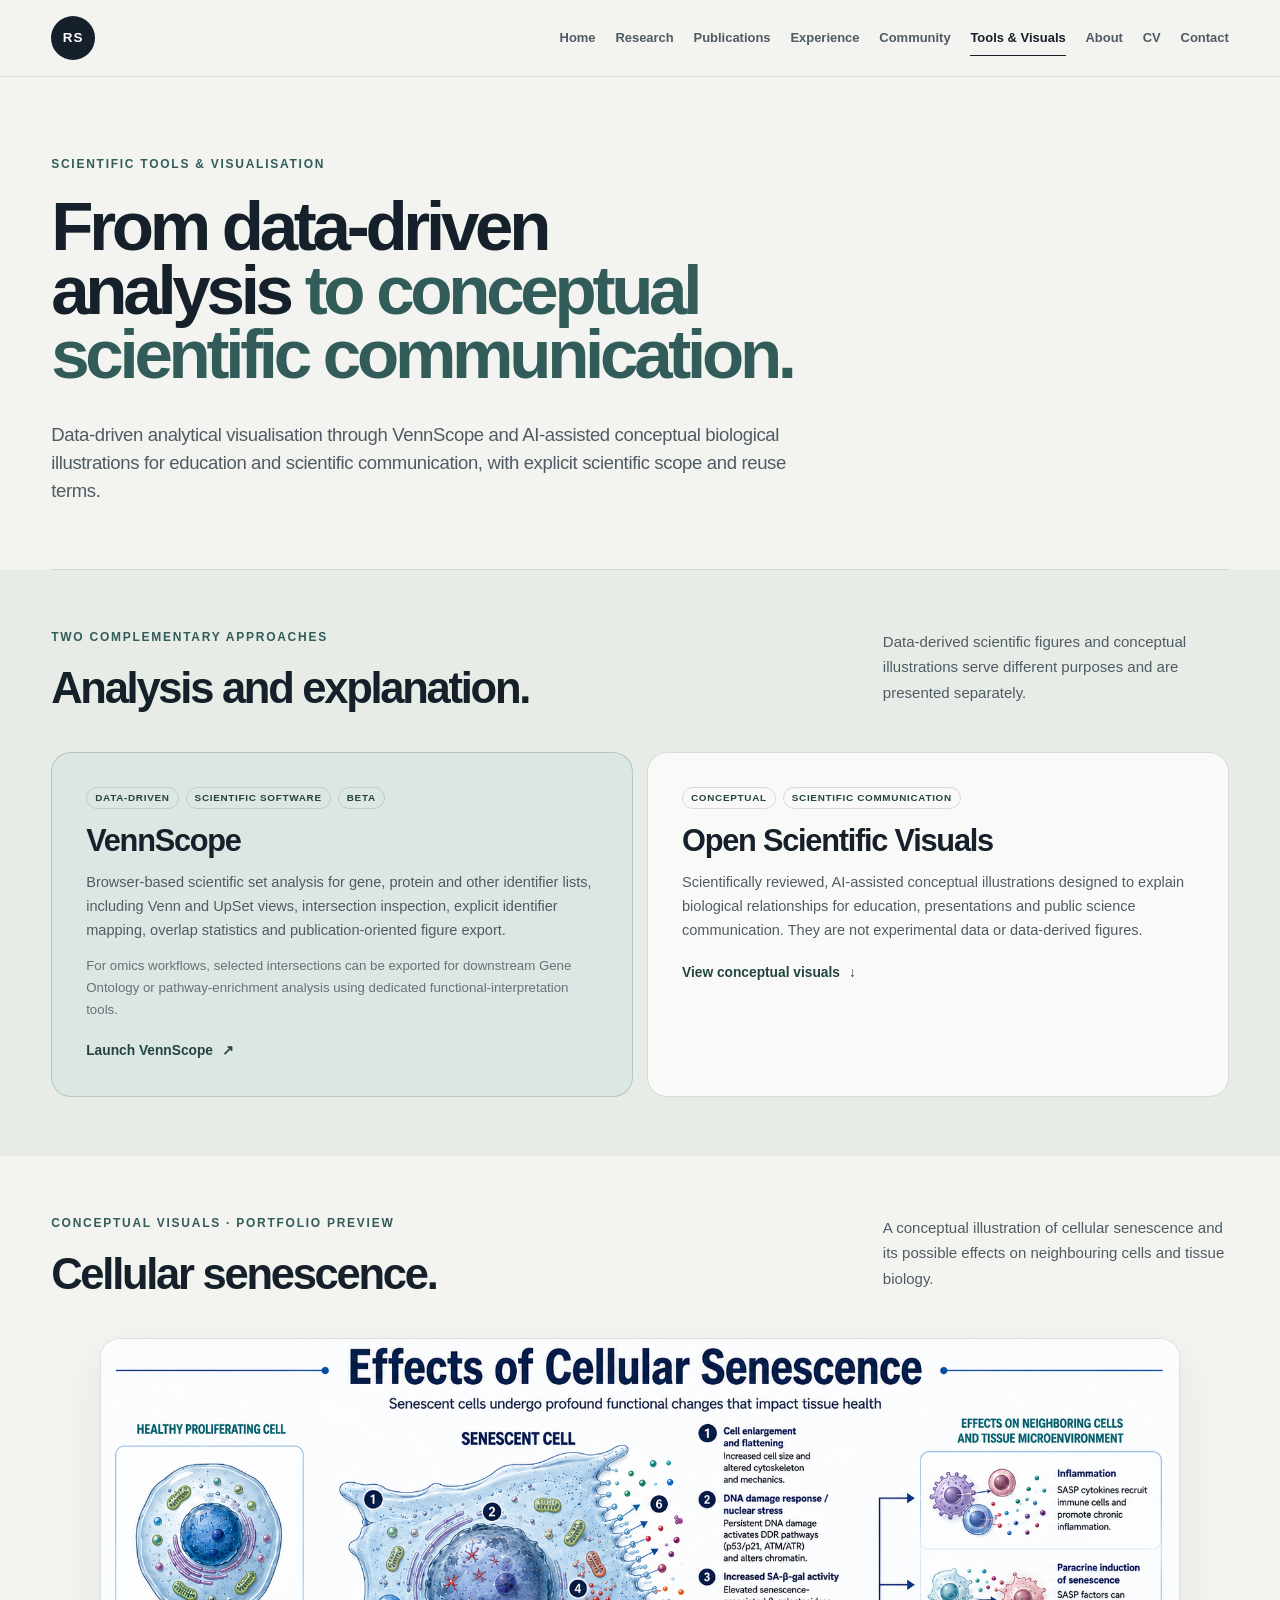
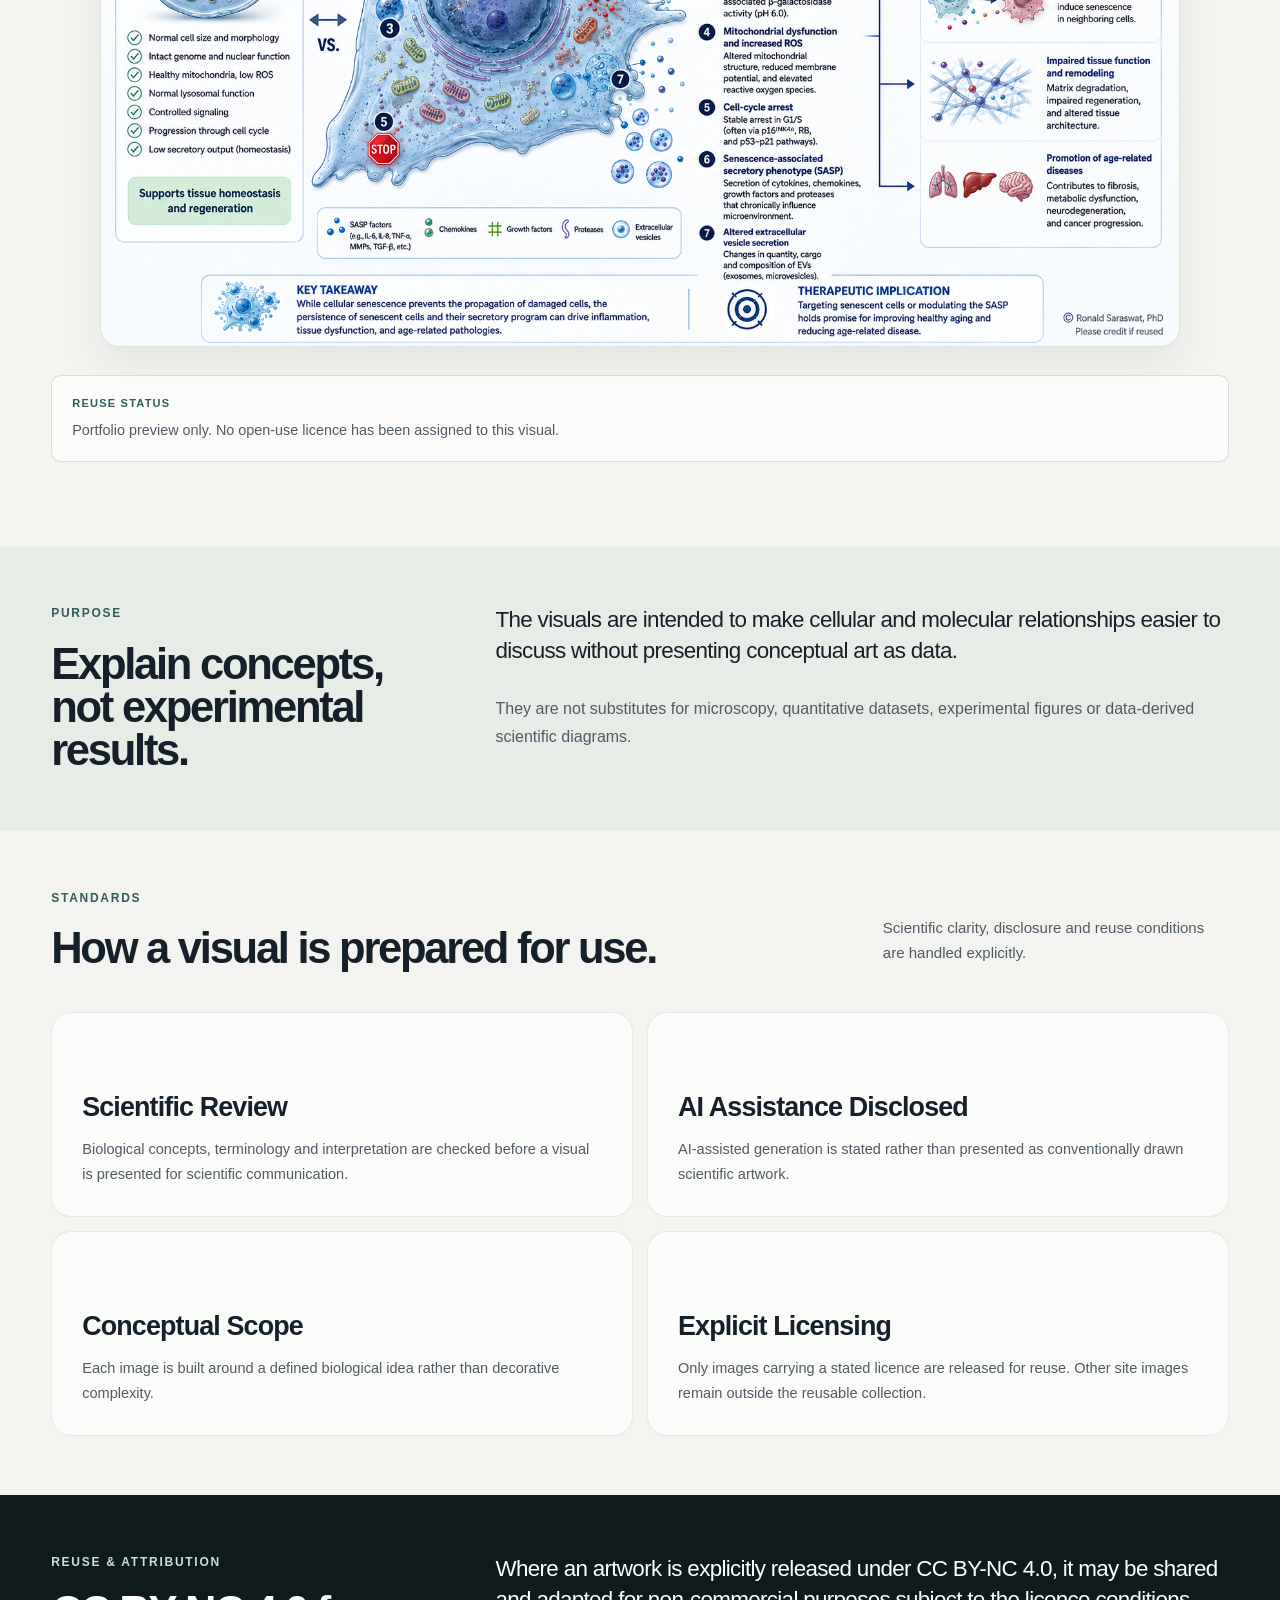
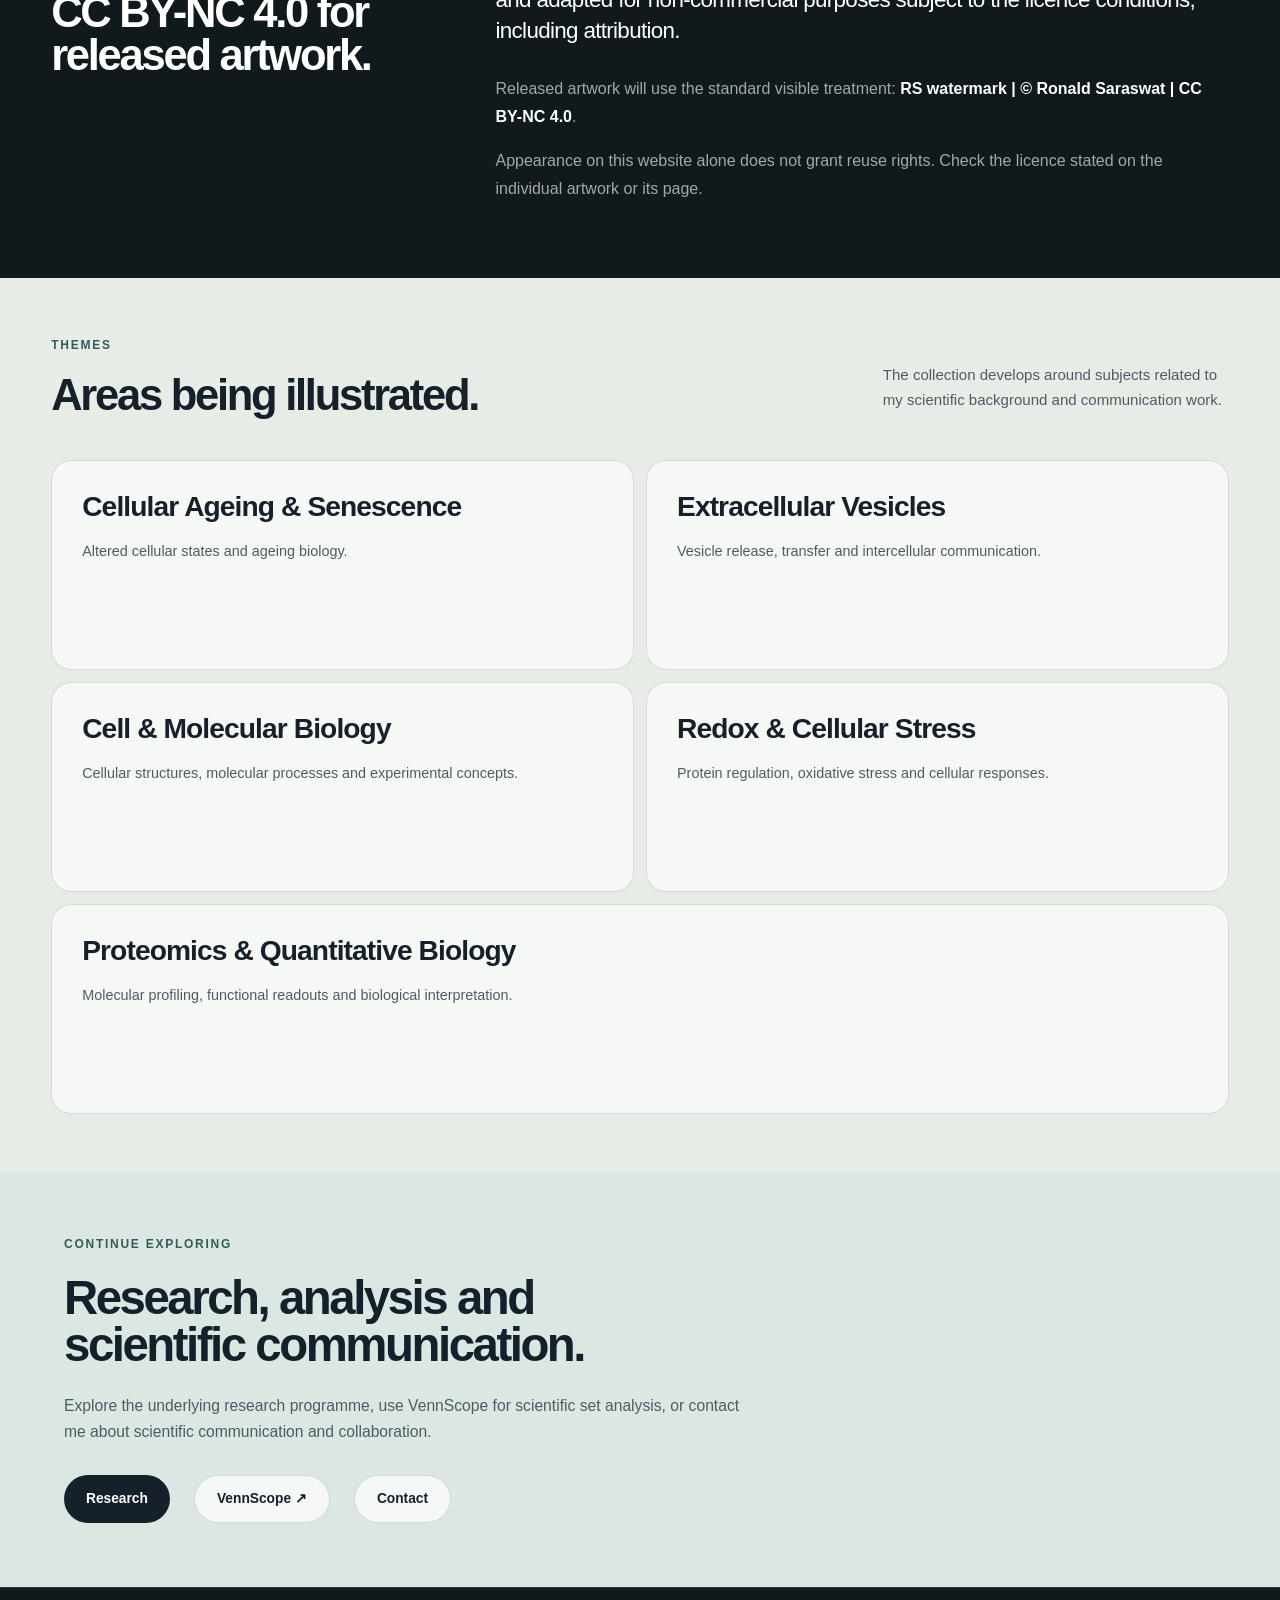
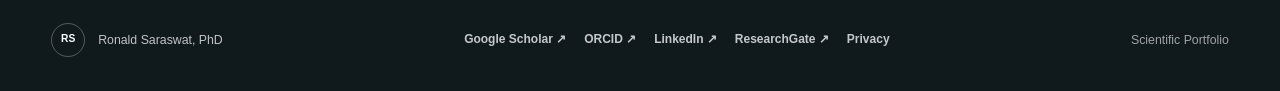
<file: scientific-visuals/index.html>
<!DOCTYPE html>

<html lang="en">
<head>
<meta charset="utf-8"/>
<meta content="width=device-width, initial-scale=1.0" name="viewport"/>
<title>Scientific Tools &amp; Visualisation | Ronald Saraswat, PhD</title>
<meta content="AI-assisted scientific visuals by Ronald Saraswat, PhD for cell biology, extracellular vesicles and ageing, with scientific review and explicit reuse terms." name="description"/>
<meta content="Ronald Saraswat" name="author"/>
<meta content="index, follow, max-image-preview:large, max-snippet:-1, max-video-preview:-1" name="robots"/>
<link href="https://ronald.saraswatintegratedservices.com/scientific-visuals/" rel="canonical"/>
<link href="/assets/images/rs-favicon.svg" rel="icon" type="image/svg+xml"/>
<meta content="website" property="og:type"/>
<meta content="Scientific Tools &amp; Visualisation | Ronald Saraswat, PhD" property="og:title"/>
<meta content="AI-assisted scientific visuals by Ronald Saraswat, PhD for cell biology, extracellular vesicles and ageing, with scientific review and explicit reuse terms." property="og:description"/>
<meta content="https://ronald.saraswatintegratedservices.com/scientific-visuals/" property="og:url"/>
<meta content="Ronald Saraswat | Scientific Portfolio" property="og:site_name"/>
<meta content="https://ronald.saraswatintegratedservices.com/assets/images/social-preview.png" property="og:image"/>
<meta content="Scientific Tools &amp; Visualisation — Ronald Saraswat, PhD scientific portfolio" property="og:image:alt"/>
<meta content="image/png" property="og:image:type"/>
<meta content="en_GB" property="og:locale"/>
<meta content="summary_large_image" name="twitter:card"/>
<meta content="Scientific Tools &amp; Visualisation | Ronald Saraswat, PhD" name="twitter:title"/>
<meta content="AI-assisted scientific visuals by Ronald Saraswat, PhD for cell biology, extracellular vesicles and ageing, with scientific review and explicit reuse terms." name="twitter:description"/>
<meta content="https://ronald.saraswatintegratedservices.com/assets/images/social-preview.png" name="twitter:image"/>
<meta content="Scientific Tools &amp; Visualisation — Ronald Saraswat, PhD scientific portfolio" name="twitter:image:alt"/>
<meta content="#f3f4f0" name="theme-color"/>
<link href="/css/style.css?v=26" rel="stylesheet"/>
<script type="application/ld+json">
{
  "@context": "https://schema.org",
  "@graph": [
    {
      "@type": "WebSite",
      "@id": "https://ronald.saraswatintegratedservices.com/#website",
      "url": "https://ronald.saraswatintegratedservices.com/",
      "name": "Ronald Saraswat | Scientific Portfolio",
      "alternateName": "Ronald Saraswat, PhD",
      "description": "Scientific portfolio of Ronald Saraswat, PhD: cellular ageing, extracellular vesicles, quantitative cell biology, proteomics and translational biomedical research.",
      "inLanguage": "en",
      "publisher": {
        "@id": "https://ronald.saraswatintegratedservices.com/#ronald-saraswat"
      }
    },
    {
      "@type": "Person",
      "@id": "https://ronald.saraswatintegratedservices.com/#ronald-saraswat",
      "name": "Ronald Saraswat",
      "givenName": "Ronald",
      "familyName": "Saraswat",
      "honorificSuffix": "PhD",
      "jobTitle": "Cell & Molecular Biologist",
      "url": "https://ronald.saraswatintegratedservices.com/",
      "image": "https://ronald.saraswatintegratedservices.com/assets/images/ronald-saraswat-portrait.png",
      "identifier": {
        "@type": "PropertyValue",
        "propertyID": "ORCID",
        "value": "0000-0003-4049-1273",
        "url": "https://orcid.org/0000-0003-4049-1273"
      },
      "sameAs": [
        "https://orcid.org/0000-0003-4049-1273",
        "https://scholar.google.com/citations?hl=en&user=kAreFC8AAAAJ",
        "https://www.linkedin.com/in/ronaldsaraswat",
        "https://www.researchgate.net/profile/Ronald-Saraswat-2"
      ],
      "knowsAbout": [
        "Cell and molecular biology",
        "Cellular ageing",
        "Cellular senescence",
        "Extracellular vesicles",
        "Quantitative cell biology",
        "Proteomics"
      ]
    },
    {
      "@type": "CollectionPage",
      "@id": "https://ronald.saraswatintegratedservices.com/scientific-visuals/#webpage",
      "url": "https://ronald.saraswatintegratedservices.com/scientific-visuals/",
      "name": "Scientific Tools &amp; Visualisation | Ronald Saraswat, PhD",
      "description": "AI-assisted scientific visuals by Ronald Saraswat, PhD for cell biology, extracellular vesicles and ageing, with scientific review and explicit reuse terms.",
      "isPartOf": {
        "@id": "https://ronald.saraswatintegratedservices.com/#website"
      },
      "about": [
        {
          "@id": "https://ronald.saraswatintegratedservices.com/#ronald-saraswat"
        },
        {
          "@type": "Thing",
          "name": "Scientific visual communication"
        },
        {
          "@type": "Thing",
          "name": "Cell biology"
        },
        {
          "@type": "Thing",
          "name": "Extracellular vesicles"
        },
        {
          "@type": "Thing",
          "name": "Cellular ageing"
        }
      ],
      "inLanguage": "en",
      "breadcrumb": {
        "@id": "https://ronald.saraswatintegratedservices.com/scientific-visuals/#breadcrumb"
      }
    },
    {
      "@type": "BreadcrumbList",
      "@id": "https://ronald.saraswatintegratedservices.com/scientific-visuals/#breadcrumb",
      "itemListElement": [
        {
          "@type": "ListItem",
          "position": 1,
          "name": "Home",
          "item": "https://ronald.saraswatintegratedservices.com/"
        },
        {
          "@type": "ListItem",
          "position": 2,
          "name": "Scientific Visuals",
          "item": "https://ronald.saraswatintegratedservices.com/scientific-visuals/"
        }
      ]
    }
  ]
}
    </script>
<meta content="1200" property="og:image:width"/><meta content="630" property="og:image:height"/></head>
<body>
<a class="skip-link" href="#main-content">Skip to content</a>
<header class="site-header">
<div class="nav-container">
<a aria-label="Ronald Saraswat homepage" class="brand" href="/">RS</a>
<button aria-controls="primary-navigation" aria-expanded="false" aria-label="Open navigation menu" class="menu-toggle">
<span></span><span></span>
</button>
<nav aria-label="Primary navigation" class="site-nav" id="primary-navigation">
<a href="/">Home</a>
<a href="/research/">Research</a>
<a href="/publications/">Publications</a>
<a href="/experience/">Experience</a>
<a href="/community/">Community</a>
<a aria-current="page" href="/scientific-visuals/">Tools &amp; Visuals</a>
<a href="/about/">About</a>
<a href="/cv/">CV</a>
<a href="/contact/">Contact</a>
</nav>
</div>
</header>
<main id="main-content">
<section class="page-hero">
<div class="page-hero-inner"><p class="eyebrow">Scientific Tools &amp; Visualisation</p><h1>From data-driven analysis <span>to conceptual scientific communication.</span></h1><p class="page-hero-intro">Data-driven analytical visualisation through VennScope and AI-assisted conceptual biological illustrations for education and scientific communication, with explicit scientific scope and reuse terms.</p></div>
</section>
<section class="section section-alt tools-overview-section">
<div class="section-header"><div><p class="eyebrow">Two Complementary Approaches</p><h2>Analysis and explanation.</h2></div><p>Data-derived scientific figures and conceptual illustrations serve different purposes and are presented separately.</p></div>
<div class="tools-grid tools-grid-light">
<article class="tool-card tool-card-featured"><div class="tool-card-meta"><span>Data-driven</span><span>Scientific software</span><span>Beta</span></div><h3>VennScope</h3><p>Browser-based scientific set analysis for gene, protein and other identifier lists, including Venn and UpSet views, intersection inspection, explicit identifier mapping, overlap statistics and publication-oriented figure export.</p><p class="tool-card-note">For omics workflows, selected intersections can be exported for downstream Gene Ontology or pathway-enrichment analysis using dedicated functional-interpretation tools.</p><div class="tool-card-links"><a class="text-action" href="https://vennscope.saraswatintegratedservices.com/" target="_blank" rel="noopener noreferrer">Launch VennScope <span aria-hidden="true">↗</span></a></div></article>
<article class="tool-card"><div class="tool-card-meta"><span>Conceptual</span><span>Scientific communication</span></div><h3>Open Scientific Visuals</h3><p>Scientifically reviewed, AI-assisted conceptual illustrations designed to explain biological relationships for education, presentations and public science communication. They are not experimental data or data-derived figures.</p><div class="tool-card-links"><a class="text-action" href="#conceptual-visuals">View conceptual visuals <span aria-hidden="true">↓</span></a></div></article>
</div>
</section>
<section class="section" id="conceptual-visuals">
<div class="section-header"><div><p class="eyebrow">Conceptual Visuals · Portfolio Preview</p><h2>Cellular senescence.</h2></div><p>A conceptual illustration of cellular senescence and its possible effects on neighbouring cells and tissue biology.</p></div>
<div class="scientific-visual-stage"><figure class="scientific-visual-preview" oncontextmenu="return false;" ondragstart="return false;"><img alt="AI-assisted conceptual scientific illustration related to cellular senescence" decoding="async" draggable="false" height="941" loading="lazy" src="/assets/images/scientific-visual-cellular-senescence.png" width="1672"/></figure></div>
<div class="current-status"><span class="current-status-label">Reuse Status</span><p>Portfolio preview only. No open-use licence has been assigned to this visual.</p></div>
</section>
<section class="section section-alt">
<div class="section-grid"><div class="section-heading"><p class="eyebrow">Purpose</p><h2>Explain concepts, not experimental results.</h2></div><div class="section-content"><p class="large-copy">The visuals are intended to make cellular and molecular relationships easier to discuss without presenting conceptual art as data.</p><p>They are not substitutes for microscopy, quantitative datasets, experimental figures or data-derived scientific diagrams.</p></div></div>
</section>
<section class="section">
<div class="section-header"><div><p class="eyebrow">Standards</p><h2>How a visual is prepared for use.</h2></div><p>Scientific clarity, disclosure and reuse conditions are handled explicitly.</p></div>
<div class="research-grid">
<article class="research-card"><h3>Scientific Review</h3><p>Biological concepts, terminology and interpretation are checked before a visual is presented for scientific communication.</p></article>
<article class="research-card"><h3>AI Assistance Disclosed</h3><p>AI-assisted generation is stated rather than presented as conventionally drawn scientific artwork.</p></article>
<article class="research-card"><h3>Conceptual Scope</h3><p>Each image is built around a defined biological idea rather than decorative complexity.</p></article>
<article class="research-card"><h3>Explicit Licensing</h3><p>Only images carrying a stated licence are released for reuse. Other site images remain outside the reusable collection.</p></article>
</div>
</section>
<section class="section section-dark">
<div class="section-grid"><div class="section-heading"><p class="eyebrow">Reuse &amp; Attribution</p><h2>CC BY-NC 4.0 for released artwork.</h2></div><div class="section-content"><p class="large-copy" style="color:#ffffff !important;">Where an artwork is explicitly released under CC BY-NC 4.0, it may be shared and adapted for non-commercial purposes subject to the licence conditions, including attribution.</p><p style="color:rgba(255,255,255,0.62);">Released artwork will use the standard visible treatment: <strong style="color:#ffffff;">RS watermark | © Ronald Saraswat | CC BY-NC 4.0</strong>.</p><p style="color:rgba(255,255,255,0.62);">Appearance on this website alone does not grant reuse rights. Check the licence stated on the individual artwork or its page.</p></div></div>
</section>
<section class="section section-alt">
<div class="section-header"><div><p class="eyebrow">Themes</p><h2>Areas being illustrated.</h2></div><p>The collection develops around subjects related to my scientific background and communication work.</p></div>
<div class="direction-grid">
<article class="direction-card"><h3>Cellular Ageing &amp; Senescence</h3><p>Altered cellular states and ageing biology.</p></article>
<article class="direction-card"><h3>Extracellular Vesicles</h3><p>Vesicle release, transfer and intercellular communication.</p></article>
<article class="direction-card"><h3>Cell &amp; Molecular Biology</h3><p>Cellular structures, molecular processes and experimental concepts.</p></article>
<article class="direction-card"><h3>Redox &amp; Cellular Stress</h3><p>Protein regulation, oxidative stress and cellular responses.</p></article>
<article class="direction-card"><h3>Proteomics &amp; Quantitative Biology</h3><p>Molecular profiling, functional readouts and biological interpretation.</p></article>
</div>
</section>
<section class="page-next"><div class="page-next-inner"><p class="eyebrow">Continue Exploring</p><h2>Research, analysis and scientific communication.</h2><p>Explore the underlying research programme, use VennScope for scientific set analysis, or contact me about scientific communication and collaboration.</p><div class="hero-actions"><a class="button button-primary" href="/research/">Research</a><a class="button button-secondary" href="https://vennscope.saraswatintegratedservices.com/" target="_blank" rel="noopener noreferrer">VennScope ↗</a><a class="button button-secondary" href="/contact/">Contact</a></div></div></section>
</main>
<footer class="site-footer">
<div class="footer-identity"><strong>RS</strong><span>Ronald Saraswat, PhD</span></div>
<div class="footer-links">
<a href="https://scholar.google.com/citations?hl=en&amp;user=kAreFC8AAAAJ" rel="noopener noreferrer" target="_blank">Google Scholar ↗</a>
<a href="https://orcid.org/0000-0003-4049-1273" rel="noopener noreferrer" target="_blank">ORCID ↗</a>
<a href="https://www.linkedin.com/in/ronaldsaraswat" rel="noopener noreferrer" target="_blank">LinkedIn ↗</a>
<a href="https://www.researchgate.net/profile/Ronald-Saraswat-2" rel="noopener noreferrer" target="_blank">ResearchGate ↗</a>
<a href="/privacy/">Privacy</a>
</div>
<p class="footer-label">Scientific Portfolio</p>
</footer>
<script src="/js/main.js"></script>
</body>
</html>
</file>
<file: css/style.css>
/* =========================================================
   RONALD SARASWAT — SCIENTIFIC PORTFOLIO
   FINAL MASTER STYLESHEET
   Version 26 — DENSITY + SCIENTIFIC TOOLS CONSOLIDATION
   August 2026
========================================================= */


/* =========================================================
   01. DESIGN SYSTEM
========================================================= */

:root {
    --background: #f3f4f0;
    --surface: #ffffff;
    --surface-soft: #e8ece7;
    --surface-muted: #edf0ec;

    --text-primary: #16202a;
    --text-secondary: #4f5b64;
    --text-muted: #667179;

    --accent: #315c59;
    --accent-dark: #234440;
    --accent-soft: #dce7e3;

    --dark: #101a1d;
    --dark-soft: #162326;

    --publication-accent: #a7cec4;
    --publication-accent-light: #c4e3dc;

    --border: rgba(22, 32, 42, 0.14);
    --border-soft: rgba(22, 32, 42, 0.085);

    --content-width: 1240px;
    --readable-width: 760px;

    --radius-small: 10px;
    --radius-medium: 20px;
    --radius-large: 30px;

    --section-space:
        clamp(
            52px,
            4.6vw,
            72px
        );

    --section-space-compact:
        clamp(
            40px,
            3.8vw,
            58px
        );

    --shadow:
        0 18px 46px
        rgba(21, 36, 38, 0.075);

    --shadow-strong:
        0 28px 66px
        rgba(21, 36, 38, 0.12);
}


/* =========================================================
   02. RESET & BASE
========================================================= */

*,
*::before,
*::after {
    box-sizing: border-box;
}

html {
    scroll-behavior: smooth;
    scroll-padding-top: 88px;
}

body {
    margin: 0;
    overflow-x: hidden;

    font-family:
        -apple-system,
        BlinkMacSystemFont,
        "Segoe UI",
        Helvetica,
        Arial,
        sans-serif;

    background: var(--background);
    color: var(--text-primary);

    font-size: 16px;
    line-height: 1.65;

    -webkit-font-smoothing: antialiased;
    -moz-osx-font-smoothing: grayscale;
    -webkit-text-size-adjust: 100%;
}

body.menu-open {
    overflow: hidden;
}

a {
    color: inherit;
    text-decoration: none;
}

button,
input,
textarea {
    font: inherit;
}

button {
    cursor: pointer;
}

img {
    display: block;
    max-width: 100%;
}

figure {
    margin: 0;
}

p {
    margin-top: 0;
}

section {
    scroll-margin-top: 88px;
}

strong {
    font-weight: 700;
}


/* =========================================================
   03. ACCESSIBILITY
========================================================= */

a:focus-visible,
button:focus-visible,
input:focus-visible,
textarea:focus-visible {
    outline: 2px solid var(--accent);
    outline-offset: 4px;
}

::selection {
    background: var(--accent-soft);
    color: var(--text-primary);
}

.skip-link {
    position: fixed;
    top: -100px;
    left: 20px;
    z-index: 9999;

    padding: 12px 18px;

    border-radius: 8px;

    background: var(--dark);
    color: #ffffff;

    font-size: 0.82rem;
    font-weight: 700;
}

.skip-link:focus {
    top: 20px;
}


/* =========================================================
   04. NAVIGATION
========================================================= */

.site-header {
    position: sticky;
    top: 0;
    z-index: 1000;

    border-bottom:
        1px solid
        rgba(22, 32, 42, 0.085);

    background:
        rgba(243, 244, 240, 0.94);

    backdrop-filter: blur(18px);
    -webkit-backdrop-filter: blur(18px);
}

.nav-container {
    width:
        min(
            92%,
            var(--content-width)
        );

    height: 76px;

    margin: 0 auto;

    display: flex;
    align-items: center;
    justify-content: space-between;

    gap: 28px;
}

.brand {
    width: 44px;
    height: 44px;

    flex: 0 0 auto;

    display: grid;
    place-items: center;

    border-radius: 50%;

    background: var(--text-primary);
    color: #ffffff;

    font-size: 0.84rem;
    font-weight: 750;
    letter-spacing: 0.08em;

    transition:
        background 180ms ease,
        transform 180ms ease;
}

.brand:hover {
    background: var(--accent);
    transform: translateY(-1px);
}

.site-nav {
    display: flex;
    align-items: center;

    gap:
        clamp(
            14px,
            1.55vw,
            26px
        );

    font-size: 0.81rem;
    font-weight: 550;
}

.site-nav a {
    position: relative;

    color: var(--text-secondary);

    white-space: nowrap;

    transition: color 180ms ease;
}

.site-nav a::after {
    content: "";

    position: absolute;
    left: 0;
    bottom: -7px;

    width: 100%;
    height: 1px;

    background: var(--text-primary);

    transform: scaleX(0);
    transform-origin: right;

    transition: transform 180ms ease;
}

.site-nav a:hover,
.site-nav a[aria-current="page"] {
    color: var(--text-primary);
}

.site-nav a:hover::after,
.site-nav a[aria-current="page"]::after {
    transform: scaleX(1);
    transform-origin: left;
}

.site-nav a[aria-current="page"] {
    font-weight: 700;
}

.menu-toggle {
    display: none;

    width: 46px;
    height: 46px;

    padding: 0;
    border: 0;

    background: transparent;
}

.menu-toggle span {
    display: block;

    width: 22px;
    height: 1.5px;

    margin: 6px auto;

    background: var(--text-primary);

    transition:
        transform 180ms ease,
        opacity 180ms ease;
}


/* =========================================================
   05. TYPOGRAPHY & ACTIONS
========================================================= */

.eyebrow {
    margin:
        0
        0
        20px;

    color: var(--accent);

    font-size: 0.75rem;
    font-weight: 760;
    letter-spacing: 0.145em;

    line-height: 1.45;

    text-transform: uppercase;
}

.hero-actions {
    max-width: 760px;

    display: flex;
    flex-wrap: wrap;
    align-items: center;

    gap: 11px;

    margin-top: 30px;
}

.button {
    min-height: 48px;

    display: inline-flex;
    align-items: center;
    justify-content: center;

    padding: 0 22px;

    border: 0;
    border-radius: 50px;

    font-size: 0.86rem;
    font-weight: 680;

    line-height: 1.2;

    transition:
        transform 180ms ease,
        background 180ms ease,
        color 180ms ease,
        border-color 180ms ease,
        box-shadow 180ms ease;
}

.button:hover {
    transform: translateY(-2px);
}

.button-primary {
    background: var(--text-primary);
    color: #ffffff;
}

.button-primary:hover {
    background: var(--accent);
}

.button-secondary {
    border:
        1px solid
        var(--border);

    background:
        rgba(255, 255, 255, 0.68);

    color: var(--text-primary);
}

.button-secondary:hover {
    border-color: var(--accent);

    background: #ffffff;
}

.text-action {
    display: inline-flex;
    align-items: center;

    gap: 9px;

    margin-top: 22px;

    color: var(--accent-dark);

    font-size: 0.86rem;
    font-weight: 750;

    transition:
        gap 180ms ease,
        color 180ms ease;
}

.text-action:hover {
    gap: 14px;
    color: var(--accent);
}


/* =========================================================
   06. HOME HERO
========================================================= */

.hero {
    width:
        min(
            92%,
            var(--content-width)
        );

    min-height: 0;

    margin: 0 auto;

    padding:
        clamp(50px, 5vw, 72px)
        0
        clamp(56px, 5.4vw, 78px);

    display: flex;
    align-items: center;
}

.hero-grid {
    width: 100%;

    display: grid;

    grid-template-columns:
        minmax(0, 1.18fr)
        minmax(330px, 0.82fr);

    gap:
        clamp(
            42px,
            5.5vw,
            82px
        );

    align-items: center;
}

.hero-content {
    position: relative;
    z-index: 2;

    min-width: 0;
}

.hero h1 {
    max-width: 850px;

    margin:
        0
        0
        30px;

    font-size:
        clamp(
            3.2rem,
            5.2vw,
            5.4rem
        );

    font-weight: 650;
    letter-spacing: -0.06em;
    line-height: 0.93;
}

.hero h1 span {
    color: var(--accent);
}

.hero-statement {
    max-width: 740px;

    margin-bottom: 30px;

    color: var(--text-secondary);

    font-size:
        clamp(
            1.08rem,
            1.5vw,
            1.38rem
        );

    line-height: 1.45;
    letter-spacing: -0.022em;
}

.research-tags {
    max-width: 760px;

    display: flex;
    flex-wrap: wrap;

    gap: 8px;

    margin-bottom: 30px;
}

.research-tags span {
    min-height: 36px;

    display: inline-flex;
    align-items: center;

    padding: 7px 12px;

    border:
        1px solid
        var(--border);

    border-radius: 50px;

    background:
        rgba(255, 255, 255, 0.54);

    color: var(--text-secondary);

    font-size: 0.76rem;
}

.hero-media {
    position: relative;

    min-width: 0;
    min-height: 470px;

    display: grid;
    place-items: center;
}

.hero-artwork {
    width: auto;

    height:
        min(
            60vh,
            570px
        );

    max-width: none;
    max-height: 485px;

    margin:
        0
        -20px
        0
        auto;

    object-fit: contain;

    filter:
        drop-shadow(
            0 24px 32px
            rgba(49, 92, 89, 0.075)
        );
}


/* =========================================================
   07. INNER PAGE HERO
========================================================= */

.page-hero {
    width:
        min(
            92%,
            var(--content-width)
        );

    margin: 0 auto;

    padding:
        clamp(62px, 6.2vw, 86px)
        0
        clamp(50px, 5vw, 70px);

    border-bottom:
        1px solid
        var(--border);
}

.page-hero-inner {
    max-width: 1040px;
}

.page-hero h1 {
    max-width: 1000px;

    margin:
        0
        0
        34px;

    font-size:
        clamp(
            3rem,
            5.4vw,
            5.45rem
        );

    font-weight: 620;
    letter-spacing: -0.062em;
    line-height: 0.93;
}

.page-hero h1 span {
    color: var(--accent);
}

.page-hero-intro {
    max-width: 780px;

    margin: 0;

    color: var(--text-secondary);

    font-size:
        clamp(
            1.04rem,
            1.45vw,
            1.34rem
        );

    line-height: 1.52;
    letter-spacing: -0.02em;
}


/* =========================================================
   08. SHARED SECTIONS
========================================================= */

.section {
    width:
        min(
            92%,
            var(--content-width)
        );

    margin: 0 auto;

    padding:
        var(--section-space)
        0;
}

.section-alt {
    width: 100%;
    max-width: none;

    margin: 0;

    padding:
        var(--section-space)
        max(
            4%,
            calc(
                (100vw - var(--content-width)) / 2
            )
        );

    background: var(--surface-soft);
}

.section-dark {
    width: 100%;
    max-width: none;

    margin: 0;

    padding:
        var(--section-space)
        max(
            4%,
            calc(
                (100vw - var(--content-width)) / 2
            )
        );

    background: var(--dark);
    color: #ffffff;
}

.section-grid {
    display: grid;

    grid-template-columns:
        minmax(0, 0.68fr)
        minmax(0, 1.32fr);

    gap:
        clamp(
            34px,
            5.2vw,
            72px
        );

    align-items: start;
}

.section-heading h2,
.section-header h2,
.communication-grid h2 {
    max-width: 690px;

    margin: 0;

    color: var(--text-primary);

    font-size:
        clamp(
            2.05rem,
            3.4vw,
            3.55rem
        );

    font-weight: 600;
    letter-spacing: -0.052em;
    line-height: 0.99;
}

.section-content {
    max-width: var(--readable-width);
}

.section-content > p,
.about-copy > p {
    color: var(--text-secondary);

    font-size: 1rem;
    line-height: 1.76;
}

.section-content > p + p,
.about-copy > p + p {
    margin-top: 0;
}

.large-copy {
    max-width: 760px;

    margin-bottom:
        28px !important;

    color:
        var(--text-primary) !important;

    font-size:
        clamp(
            1.22rem,
            1.75vw,
            1.62rem
        )
        !important;

    line-height:
        1.38 !important;

    letter-spacing: -0.03em;
}

.software-project-card {
    margin: 34px 0 24px;
    padding: clamp(24px, 3vw, 34px);

    border: 1px solid var(--border);
    border-radius: var(--radius-medium);

    background: rgba(255, 255, 255, 0.72);
    box-shadow: var(--shadow);
}

.software-project-meta {
    display: flex;
    flex-wrap: wrap;
    gap: 9px;

    margin-bottom: 18px;
}

.software-project-meta span {
    padding: 6px 10px;

    border: 1px solid var(--border);
    border-radius: 999px;

    background: var(--surface);
    color: var(--accent-dark);

    font-size: 0.7rem;
    font-weight: 750;
    letter-spacing: 0.075em;
    line-height: 1;
    text-transform: uppercase;
}

.software-project-card h3 {
    margin: 0 0 16px;

    color: var(--text-primary);

    font-size: clamp(2rem, 3.2vw, 3rem);
    font-weight: 600;
    letter-spacing: -0.045em;
    line-height: 1;
}

.software-project-card > p {
    max-width: 700px;
    margin: 0;

    color: var(--text-secondary);

    font-size: 1rem;
    line-height: 1.76;
}

.software-project-links {
    display: flex;
    flex-wrap: wrap;
    gap: 6px 24px;

    margin-top: 22px;
}

.software-project-links .text-action {
    margin-top: 0;
}

.section-content > .software-project-note {
    margin-bottom: 0;

    color: var(--text-muted);
    font-size: 0.92rem;
}

.section-header {
    display: grid;

    grid-template-columns:
        minmax(0, 1.2fr)
        minmax(260px, 0.55fr);

    gap:
        clamp(
            38px,
            6vw,
            84px
        );

    align-items: end;

    margin-bottom:
        clamp(
            30px,
            3.5vw,
            42px
        );
}

.section-header > p {
    max-width: 430px;

    margin: 0 0 5px;

    color: var(--text-secondary);

    font-size: 0.94rem;
    line-height: 1.68;
}


/* =========================================================
   09. DARK SECTION CONTRAST
========================================================= */

.section-dark .eyebrow {
    color: var(--publication-accent-light);
}

.section-dark h2,
.section-dark h3,
.section-dark .section-heading h2,
.section-dark .section-header h2 {
    color: #ffffff;
}

.section-dark .large-copy {
    color: #ffffff !important;
}

.section-dark .section-content > p,
.section-dark .section-header > p {
    color:
        rgba(
            255,
            255,
            255,
            0.80
        );
}

.section-dark .text-action {
    color: var(--publication-accent-light);
}

.section-dark .text-action:hover {
    color: #ffffff;
}

.section-dark .button-primary {
    background: var(--publication-accent);
    color: var(--dark);
}

.section-dark .button-primary:hover {
    background: var(--publication-accent-light);
}

.section-dark .button-secondary {
    border-color:
        rgba(
            255,
            255,
            255,
            0.36
        );

    background:
        rgba(
            255,
            255,
            255,
            0.075
        );

    color: #ffffff;
}

.section-dark .button-secondary:hover {
    border-color: var(--publication-accent-light);

    background:
        rgba(
            255,
            255,
            255,
            0.13
        );
}



/* Dark cards: explicit contrast rather than inheriting light-card rules */
.section-dark .research-card {
    border-color: rgba(255, 255, 255, 0.16);
    background: rgba(255, 255, 255, 0.06);
    box-shadow: none;
}

.section-dark .research-card:hover {
    background: rgba(255, 255, 255, 0.085);
    box-shadow: none;
}

.section-dark .research-card h3 {
    color: #ffffff;
}

.section-dark .research-card p {
    color: rgba(255, 255, 255, 0.80);
}

.section-dark .research-card .eyebrow {
    color: var(--publication-accent-light);
}


/* =========================================================
   10. STATUS / CREDENTIALS
========================================================= */

.current-status {
    margin:
        28px
        0
        26px;

    padding:
        18px
        20px;

    border:
        1px solid
        var(--border);

    border-radius:
        var(--radius-small);

    background:
        rgba(
            255,
            255,
            255,
            0.68
        );
}

.current-status-label {
    display: block;

    margin-bottom: 7px;

    color: var(--accent);

    font-size: 0.69rem;
    font-weight: 760;
    letter-spacing: 0.11em;

    text-transform: uppercase;
}

.current-status p {
    margin: 0;

    color: var(--text-secondary);

    font-size: 0.9rem;
    line-height: 1.65;
}

.section-dark .current-status {
    border-color:
        rgba(
            255,
            255,
            255,
            0.20
        );

    background:
        rgba(
            255,
            255,
            255,
            0.08
        );
}

.section-dark .current-status-label {
    color: var(--publication-accent-light);
}

.section-dark .current-status p {
    color:
        rgba(
            255,
            255,
            255,
            0.86
        );
}


/* =========================================================
   11. SHARED CARDS
========================================================= */

.research-grid {
    display: grid;

    grid-template-columns:
        repeat(
            2,
            minmax(0, 1fr)
        );

    gap: 14px;
}

.research-card {
    min-height: 205px;

    display: flex;
    flex-direction: column;
    justify-content: flex-end;

    padding:
        clamp(
            22px,
            2.4vw,
            30px
        );

    border:
        1px solid
        var(--border-soft);

    border-radius:
        var(--radius-medium);

    background:
        rgba(
            255,
            255,
            255,
            0.66
        );

    transition:
        transform 180ms ease,
        background 180ms ease,
        box-shadow 180ms ease;
}

.research-card:hover {
    transform: translateY(-3px);

    background:
        rgba(
            255,
            255,
            255,
            0.94
        );

    box-shadow:
        0 14px 32px
        rgba(21, 36, 38, 0.06);
}

.research-card h3 {
    max-width: 430px;

    margin:
        0
        0
        15px;

    color: var(--text-primary);

    font-size:
        clamp(
            1.35rem,
            2.1vw,
            1.95rem
        );

    font-weight: 620;
    line-height: 1.14;
    letter-spacing: -0.032em;
}

.research-card p {
    max-width: 520px;

    margin: 0;

    color: var(--text-secondary);

    font-size: 0.91rem;
    line-height: 1.68;
}


/* =========================================================
   12. ACTIVITY LIST
========================================================= */

.activity-list {
    margin:
        32px
        0
        24px;

    border-top:
        1px solid
        var(--border);
}

.activity-list > div {
    display: grid;

    grid-template-columns:
        minmax(120px, 0.48fr)
        minmax(0, 1.52fr);

    column-gap: 28px;
    row-gap: 5px;

    align-items: start;

    padding:
        17px
        0;

    border-bottom:
        1px solid
        var(--border);
}

.activity-list > div > span {
    grid-column: 1;
    grid-row: 1;

    align-self: start;

    color: var(--text-secondary);

    font-size: 0.78rem;
    line-height: 1.55;
}

.activity-list > div > strong,
.activity-list > div > p,
.activity-list > div > a {
    grid-column: 2;
}

.activity-list > div > strong {
    grid-row: 1;
}

.activity-list strong {
    color: var(--text-primary);

    font-size: 0.93rem;
    font-weight: 670;
    line-height: 1.52;
}

.activity-list p {
    margin: 3px 0 0;

    color: var(--text-secondary);

    font-size: 0.86rem;
    line-height: 1.62;
}

.activity-list a {
    margin-top: 3px;

    color: var(--accent-dark);

    font-size: 0.82rem;
    font-weight: 720;
}

.section-dark .activity-list {
    border-top-color:
        rgba(
            255,
            255,
            255,
            0.20
        );
}

.section-dark .activity-list > div {
    border-bottom-color:
        rgba(
            255,
            255,
            255,
            0.18
        );
}

.section-dark .activity-list > div > span {
    color:
        rgba(
            255,
            255,
            255,
            0.74
        );
}

.section-dark .activity-list strong {
    color: #ffffff;
}

.section-dark .activity-list p {
    color:
        rgba(
            255,
            255,
            255,
            0.80
        );
}

.section-dark .activity-list a {
    color: var(--publication-accent-light);
}


/* =========================================================
   13. TIMELINE
========================================================= */

.timeline {
    border-top:
        1px solid
        var(--border);
}

.timeline-item {
    display: grid;

    grid-template-columns:
        minmax(130px, 0.38fr)
        minmax(0, 1.62fr);

    gap:
        clamp(
            30px,
            5vw,
            64px
        );

    padding:
        34px
        0;

    border-bottom:
        1px solid
        var(--border);
}

.timeline-date {
    color: var(--accent);

    font-size: 0.76rem;
    font-weight: 720;
    letter-spacing: 0.075em;

    text-transform: uppercase;
}

.timeline-content h3 {
    margin:
        0
        0
        7px;

    color: var(--text-primary);

    font-size:
        clamp(
            1.3rem,
            2vw,
            1.8rem
        );

    font-weight: 620;
    letter-spacing: -0.024em;
}

.timeline-content > strong {
    display: block;

    margin-bottom: 12px;

    color: var(--text-primary);

    font-size: 0.92rem;
    line-height: 1.5;
}

.timeline-content p {
    max-width: 760px;

    margin-bottom: 0;

    color: var(--text-secondary);

    line-height: 1.7;
}


/* =========================================================
   14. EXPERTISE GRID
========================================================= */

.expertise-grid {
    display: grid;

    grid-template-columns:
        repeat(
            3,
            minmax(0, 1fr)
        );

    gap: 12px;
}

.expertise-grid .research-card {
    min-height: 220px;
}


/* =========================================================
   15. DIRECTION CARDS
========================================================= */

.direction-grid {
    display: grid;

    grid-template-columns:
        repeat(
            2,
            minmax(0, 1fr)
        );

    gap: 12px;
}

.direction-card {
    min-height: 210px;

    padding:
        30px
        30px;

    border:
        1px solid
        var(--border);

    border-radius:
        var(--radius-medium);

    background:
        rgba(
            255,
            255,
            255,
            0.62
        );
}

.direction-card:last-child:nth-child(odd) {
    grid-column: 1 / -1;
}

.direction-card h3 {
    max-width: 480px;

    margin:
        0
        0
        16px;

    color: var(--text-primary);

    font-size:
        clamp(
            1.35rem,
            2.2vw,
            2rem
        );

    font-weight: 600;
    letter-spacing: -0.032em;
    line-height: 1.14;
}

.direction-card p {
    max-width: 560px;

    margin: 0;

    color: var(--text-secondary);

    font-size: 0.9rem;
    line-height: 1.67;
}

.section-dark .direction-card {
    border-color:
        rgba(
            255,
            255,
            255,
            0.17
        );

    background:
        rgba(
            255,
            255,
            255,
            0.065
        );
}

.section-dark .direction-card h3 {
    color: #ffffff;
}

.section-dark .direction-card p {
    color:
        rgba(
            255,
            255,
            255,
            0.82
        );
}


/* =========================================================
   16. ABOUT
========================================================= */

.about-grid {
    grid-template-columns:
        minmax(290px, 0.78fr)
        minmax(0, 1.22fr);

    align-items: start;
}

.about-left {
    display: flex;
    flex-direction: column;
    align-items: flex-start;
}

.about-left .section-heading {
    width: 100%;
}

.about-portrait {
    width: 100%;
    max-width: 400px;

    margin:
        40px
        0
        0;

    overflow: hidden;

    border-radius: var(--radius-medium);

    background: var(--surface-soft);

    box-shadow: var(--shadow);
}

.about-portrait img {
    width: 100%;

    aspect-ratio: 3 / 4;

    object-fit: cover;
    object-position: center;

    transition: transform 300ms ease;
}

.about-portrait:hover img {
    transform: scale(1.015);
}

.about-copy {
    min-width: 0;
}

.about-visual-break {
    width:
        min(
            92%,
            var(--content-width)
        );

    margin: 0 auto;

    padding:
        0
        0
        clamp(
            62px,
            6vw,
            88px
        );
}

.about-editorial-figure {
    margin: 0;

    overflow: hidden;

    border:
        1px solid
        var(--border-soft);

    border-radius: var(--radius-large);

    background: var(--surface);

    box-shadow: var(--shadow);
}

.about-editorial-right {
    width:
        min(
            56%,
            640px
        );

    margin-left: auto;
}

.about-editorial-left {
    width:
        min(
            80%,
            900px
        );

    margin-right: auto;
}

.about-editorial-figure img {
    width: 100%;
    height: auto;

    object-fit: contain;
    object-position: center;

    background: var(--surface);

    pointer-events: none;

    user-select: none;
    -webkit-user-select: none;
    -webkit-user-drag: none;
    -webkit-touch-callout: none;
}

.about-editorial-figure figcaption {
    display: grid;

    grid-template-columns:
        minmax(140px, 0.36fr)
        minmax(0, 1.64fr);

    gap:
        clamp(
            20px,
            3vw,
            38px
        );

    padding:
        16px
        18px;

    border-top:
        1px solid
        var(--border);

    background: var(--surface);
}

.about-editorial-figure figcaption span {
    color: var(--accent);

    font-size: 0.67rem;
    font-weight: 760;

    line-height: 1.48;
    letter-spacing: 0.095em;

    text-transform: uppercase;
}

.about-editorial-figure figcaption p {
    margin: 0;

    color: var(--text-secondary);

    font-size: 0.8rem;
    line-height: 1.56;
}


/* =========================================================
   17. RESEARCH PAGE — FINAL V16 LAYOUT
========================================================= */

.research-page-hero h1 {
    max-width: 920px;
}

.research-question-section {
    width:
        min(
            92%,
            var(--content-width)
        );

    margin: 0 auto;

    padding:
        var(--section-space)
        0;
}

.research-question-grid {
    display: grid;

    grid-template-columns:
        minmax(250px, 0.72fr)
        minmax(0, 1.28fr);

    gap:
        clamp(
            48px,
            6.5vw,
            94px
        );

    align-items: start;
}

.research-question-heading h2 {
    max-width: 430px;

    margin:
        12px
        0
        0;

    font-size:
        clamp(
            2.75rem,
            4.5vw,
            4.7rem
        );

    font-weight: 600;
    line-height: 0.99;
    letter-spacing: -0.052em;
}

.research-question-content {
    max-width: 800px;
}

.research-question-content > p {
    color: var(--text-secondary);

    line-height: 1.72;
}

.research-question-content > .large-copy {
    margin-bottom: 26px !important;
}

.research-continuum {
    display: flex;
    flex-wrap: wrap;
    align-items: center;

    gap:
        8px
        12px;

    margin-top: 30px;
    padding-top: 18px;

    border-top:
        1px solid
        var(--border);

    color: var(--text-secondary);

    font-size: 0.72rem;
    font-weight: 700;
    letter-spacing: 0.04em;

    text-transform: uppercase;
}

.research-continuum span[aria-hidden="true"] {
    color: var(--accent);
}

.research-programme-v2 {
    width: 100%;

    padding:
        var(--section-space)
        0;

    border-top:
        1px solid
        var(--border-soft);
}

.research-programme-v2.section-alt {
    padding-left:
        max(
            4%,
            calc(
                (100vw - var(--content-width)) / 2
            )
        );

    padding-right:
        max(
            4%,
            calc(
                (100vw - var(--content-width)) / 2
            )
        );
}

.research-programme-inner {
    --research-indent:
        clamp(
            94px,
            8vw,
            138px
        );

    width:
        min(
            92%,
            var(--content-width)
        );

    margin: 0 auto;
}

.research-programme-v2.section-alt
.research-programme-inner {
    width: 100%;
    max-width: var(--content-width);
}

.research-programme-head {
    display: flex;
    align-items: flex-start;

    gap:
        clamp(
            18px,
            2.5vw,
            30px
        );

    margin-bottom: 22px;
}

.research-programme-number {
    flex: 0 0 auto;

    color:
        rgba(
            49,
            92,
            89,
            0.28
        );

    font-size:
        clamp(
            2.8rem,
            4.3vw,
            4.55rem
        );

    font-weight: 700;

    line-height: 0.88;
    letter-spacing: -0.055em;
}

.research-programme-head .eyebrow {
    margin:
        1px
        0
        6px;
}

.research-programme-name {
    color: var(--text-secondary);

    font-size: 0.76rem;
    font-weight: 680;
    letter-spacing: 0.055em;

    text-transform: uppercase;
}

.research-programme-copy {
    width:
        min(
            820px,
            calc(
                100% - var(--research-indent)
            )
        );

    margin-left: var(--research-indent);
}

.research-programme-copy h2 {
    max-width: 810px;

    margin:
        0
        0
        28px;

    color: var(--text-primary);

    font-size:
        clamp(
            2.55rem,
            4.15vw,
            4.25rem
        );

    font-weight: 600;
    line-height: 1.01;
    letter-spacing: -0.05em;
}

.research-programme-copy .large-copy {
    max-width: 740px;

    margin-bottom: 22px !important;
}

.research-programme-copy > p:not(.large-copy) {
    max-width: 740px;

    color: var(--text-secondary);

    line-height: 1.72;
}

.research-facts,
.research-method-grid {
    width:
        min(
            890px,
            calc(
                100% - var(--research-indent)
            )
        );

    margin:
        36px
        0
        0
        var(--research-indent);

    display: grid;

    grid-template-columns:
        repeat(
            3,
            minmax(0, 1fr)
        );

    border-top:
        1px solid
        var(--border);

    border-bottom:
        1px solid
        var(--border);
}

.research-fact,
.research-method-card {
    min-width: 0;

    padding:
        21px
        22px
        22px
        0;
}

.research-fact + .research-fact,
.research-method-card + .research-method-card {
    padding-left: 22px;

    border-left:
        1px solid
        var(--border);
}

.research-fact span,
.research-method-card span,
.research-principle-v2 > span {
    display: block;

    margin-bottom: 9px;

    color: var(--accent);

    font-size: 0.65rem;
    font-weight: 760;
    line-height: 1.44;
    letter-spacing: 0.10em;

    text-transform: uppercase;
}

.research-fact strong,
.research-method-card strong {
    display: block;

    color: var(--text-primary);

    font-size: 0.9rem;
    line-height: 1.52;
}

.research-principle-v2 {
    width:
        min(
            800px,
            calc(
                100% - var(--research-indent)
            )
        );

    margin:
        34px
        0
        0
        var(--research-indent);

    padding:
        22px
        25px;

    border-left:
        3px solid
        var(--accent);

    border-radius:
        0
        var(--radius-small)
        var(--radius-small)
        0;

    background:
        rgba(
            220,
            231,
            227,
            0.55
        );
}

.section-alt .research-principle-v2 {
    background:
        rgba(
            255,
            255,
            255,
            0.60
        );
}

.research-principle-v2 p {
    margin: 0;

    color: var(--text-primary);

    font-size:
        clamp(
            1.08rem,
            1.55vw,
            1.35rem
        );

    line-height: 1.5;
}

.research-artwork {
    width:
        min(
            860px,
            calc(
                100% - var(--research-indent)
            )
        );

    margin:
        clamp(
            38px,
            4.5vw,
            54px
        )
        0
        0
        var(--research-indent);

    overflow: hidden;

    border:
        1px solid
        var(--border);

    border-radius: var(--radius-medium);

    background: #ffffff;

    box-shadow: var(--shadow);
}

.research-artwork-deep {
    width:
        min(
            760px,
            calc(
                100% - var(--research-indent)
            )
        );
}

.research-artwork img {
    display: block;

    width: 100%;
    height: auto;

    object-fit: contain;

    background: #ffffff;

    pointer-events: none;

    user-select: none;
    -webkit-user-select: none;
    -webkit-user-drag: none;
    -webkit-touch-callout: none;
}

.research-artwork figcaption {
    display: grid;

    grid-template-columns:
        minmax(130px, 0.32fr)
        minmax(0, 1.68fr);

    gap:
        clamp(
            18px,
            3vw,
            36px
        );

    padding:
        14px
        17px
        15px;

    border-top:
        1px solid
        var(--border);

    background: var(--surface);
}

.research-artwork figcaption span {
    color: var(--accent);

    font-size: 0.65rem;
    font-weight: 760;
    line-height: 1.45;
    letter-spacing: 0.085em;

    text-transform: uppercase;
}

.research-artwork figcaption p {
    margin: 0;

    color: var(--text-secondary);

    font-size: 0.77rem;
    line-height: 1.55;
}

.research-direction-grid {
    width: 100%;

    display: grid;

    grid-template-columns:
        repeat(
            3,
            minmax(0, 1fr)
        );

    gap: 12px;

    margin-top: 40px;
}

.research-direction-grid .direction-card {
    min-height: 220px;
}

.research-direction-grid .direction-card:last-child:nth-child(odd) {
    grid-column: auto;
}


/* =========================================================
   18. PUBLICATIONS — FINAL V16 LAYOUT
========================================================= */

.publications-overview-section,
.publications-selected-section,
.publications-thesis-section {
    padding-top: var(--section-space);
    padding-bottom: var(--section-space);
}

.publications-overview-copy {
    max-width: 740px;
}

.publication-stat-grid {
    display: grid;

    grid-template-columns:
        repeat(
            3,
            minmax(0, 1fr)
        );

    gap: 10px;

    margin-top: 30px;
}

.publication-stat {
    padding:
        20px
        18px;

    border:
        1px solid
        var(--border);

    border-radius: var(--radius-medium);

    background:
        rgba(
            255,
            255,
            255,
            0.64
        );
}

.publication-stat span {
    display: block;

    color: var(--accent);

    font-size: 0.65rem;
    font-weight: 760;
    line-height: 1.4;
    letter-spacing: 0.085em;

    text-transform: uppercase;
}

.publication-stat strong {
    display: block;

    margin-top: 9px;

    color: var(--text-primary);

    font-size:
        clamp(
            1.5rem,
            2.2vw,
            2rem
        );

    line-height: 1;
}

.publication-stat p {
    margin:
        8px
        0
        0;

    color: var(--text-secondary);

    font-size: 0.76rem;
    line-height: 1.5;
}

.publication-current-section {
    width:
        min(
            92%,
            var(--content-width)
        );

    padding:
        var(--section-space-compact)
        0;
}

.publication-current-card {
    width: 100%;

    margin: 0 auto;

    display: grid;

    grid-template-columns:
        minmax(240px, 0.68fr)
        minmax(0, 1.32fr);

    gap:
        clamp(
            38px,
            5.5vw,
            72px
        );

    padding:
        clamp(
            38px,
            4.8vw,
            58px
        );

    border-radius: var(--radius-large);

    background: var(--dark);

    box-shadow: var(--shadow-strong);
}

.publication-current-heading .eyebrow {
    color: var(--publication-accent-light);
}

.publication-current-heading h2 {
    margin: 0;

    color: #ffffff;

    font-size:
        clamp(
            2.1rem,
            3.7vw,
            3.55rem
        );

    line-height: 1;
}

.publication-current-content {
    max-width: 700px;
}

.publication-current-title {
    margin: 0;

    color: #ffffff;

    font-size:
        clamp(
            1.18rem,
            1.75vw,
            1.55rem
        );

    line-height: 1.46;
}

.publication-current-status {
    display: flex;
    flex-wrap: wrap;
    align-items: baseline;

    gap:
        8px
        16px;

    margin-top: 24px;

    padding:
        14px
        0;

    border-top:
        1px solid
        rgba(
            255,
            255,
            255,
            0.16
        );

    border-bottom:
        1px solid
        rgba(
            255,
            255,
            255,
            0.16
        );
}

.publication-current-status span {
    color: var(--publication-accent-light);

    font-size: 0.67rem;
    font-weight: 760;
    letter-spacing: 0.08em;

    text-transform: uppercase;
}

.publication-current-status strong {
    color: #ffffff;

    font-size: 0.9rem;
}

.publication-current-content > p:not(.publication-current-title) {
    margin-top: 18px;

    color:
        rgba(
            255,
            255,
            255,
            0.78
        );

    line-height: 1.65;
}

.publication-current-content .button {
    margin-top: 15px;
}

.publications-selected-header {
    width:
        min(
            100%,
            var(--content-width)
        );

    margin:
        0
        auto
        38px;

    display: grid;

    grid-template-columns:
        minmax(0, 1.12fr)
        minmax(260px, 0.58fr);

    gap:
        clamp(
            34px,
            5vw,
            68px
        );

    align-items: end;
}

.publications-selected-header h2 {
    max-width: 720px;
}

.publications-selected-header > p {
    max-width: 430px;

    margin:
        0
        0
        5px;

    color: var(--text-secondary);

    line-height: 1.65;
}

.publication-stack {
    width:
        min(
            100%,
            var(--content-width)
        );

    margin:
        0
        auto;

    display: flex;
    flex-direction: column;

    gap: 18px;
}

.publication-card {
    display: grid;

    grid-template-columns:
        155px
        minmax(0, 1fr);

    overflow: hidden;

    border:
        1px solid
        var(--border);

    border-radius: var(--radius-large);

    background:
        rgba(
            255,
            255,
            255,
            0.72
        );

    box-shadow:
        0 14px 36px
        rgba(
            21,
            36,
            38,
            0.045
        );
}

.publication-card-index {
    display: flex;
    flex-direction: column;

    gap: 18px;

    padding:
        30px
        24px;

    border-right:
        1px solid
        var(--border);

    background:
        rgba(
            49,
            92,
            89,
            0.06
        );
}

.publication-number {
    color:
        rgba(
            49,
            92,
            89,
            0.30
        );

    font-size:
        clamp(
            2.4rem,
            3.6vw,
            3.8rem
        );

    font-weight: 700;
    line-height: 0.92;
}

.publication-type,
.publication-year {
    display: block;

    color: var(--accent);

    font-size: 0.66rem;
    font-weight: 760;
    line-height: 1.42;
    letter-spacing: 0.085em;

    text-transform: uppercase;
}

.publication-year {
    margin-top: auto;

    color: var(--text-secondary);
}

.publication-card-body {
    max-width: 920px;

    padding:
        clamp(
            30px,
            3.8vw,
            46px
        );
}

.publication-journal {
    margin: 0;

    color: var(--accent);

    font-size: 0.68rem;
    font-weight: 760;
    line-height: 1.43;
    letter-spacing: 0.085em;

    text-transform: uppercase;
}

.publication-title {
    max-width: 800px;

    margin:
        10px
        0
        0;

    color: var(--text-primary);

    font-size:
        clamp(
            1.42rem,
            2.15vw,
            2.05rem
        );

    line-height: 1.18;
    letter-spacing: -0.025em;
}

.publication-authors {
    margin-top: 18px;

    color: var(--text-primary);

    line-height: 1.6;
}

.publication-citation {
    margin-top: 7px;

    color: var(--text-secondary);

    line-height: 1.6;
}

.publication-insight-grid {
    display: grid;

    grid-template-columns:
        repeat(
            2,
            minmax(0, 1fr)
        );

    gap: 10px;

    margin-top: 24px;
}

.publication-insight-grid-single {
    grid-template-columns: 1fr;
}

.publication-insight {
    padding:
        19px
        20px;

    border:
        1px solid
        var(--border);

    border-radius: var(--radius-medium);

    background: var(--surface);
}

.publication-insight-accent {
    background: var(--accent-soft);
}

.publication-insight span {
    display: block;

    margin-bottom: 8px;

    color: var(--accent);

    font-size: 0.65rem;
    font-weight: 760;
    line-height: 1.44;
    letter-spacing: 0.08em;

    text-transform: uppercase;
}

.publication-insight p {
    margin: 0;

    color: var(--text-secondary);

    font-size: 0.92rem;
    line-height: 1.62;
}

.publication-detail {
    max-width: 800px;

    margin-top: 20px;

    color: var(--text-secondary);

    line-height: 1.68;
}

.publication-facts {
    display: grid;

    grid-template-columns:
        repeat(
            2,
            minmax(0, 1fr)
        );

    gap: 10px;

    margin-top: 22px;
}

.publication-facts > div {
    padding:
        15px
        16px;

    border-top:
        1px solid
        var(--border);
}

.publication-facts span {
    display: block;

    color: var(--text-secondary);

    font-size: 0.63rem;
    font-weight: 720;
    line-height: 1.44;
    letter-spacing: 0.07em;

    text-transform: uppercase;
}

.publication-facts strong {
    display: block;

    margin-top: 6px;

    color: var(--text-primary);

    font-size: 0.84rem;
    font-weight: 660;
    line-height: 1.5;
}

.publication-link {
    display: inline-flex;
    align-items: center;

    gap: 8px;

    margin-top: 24px;

    color: var(--accent-dark);

    font-size: 0.76rem;
    font-weight: 760;
    letter-spacing: 0.04em;

    text-transform: uppercase;
}

.publication-link:hover {
    color: var(--accent);
}

.thesis-feature {
    width: 100%;

    margin: 0 auto;

    display: grid;

    grid-template-columns:
        minmax(230px, 0.66fr)
        minmax(0, 1.34fr);

    gap:
        clamp(
            38px,
            5.5vw,
            72px
        );

    padding:
        clamp(
            38px,
            4.8vw,
            58px
        );

    border-radius: var(--radius-large);

    background: var(--dark);

    box-shadow: var(--shadow-strong);
}

.thesis-feature-heading .eyebrow {
    color: var(--publication-accent-light);
}

.thesis-feature-heading h2 {
    margin: 0;

    color: #ffffff;

    font-size:
        clamp(
            2.1rem,
            3.7vw,
            3.55rem
        );

    line-height: 1;
}

.thesis-feature-body {
    max-width: 760px;
}

.thesis-degree {
    margin: 0;

    color: var(--publication-accent-light);

    font-size: 0.68rem;
    font-weight: 760;
    line-height: 1.43;
    letter-spacing: 0.085em;

    text-transform: uppercase;
}

.thesis-feature-body h3 {
    margin:
        10px
        0
        0;

    color: #ffffff;

    font-size:
        clamp(
            1.4rem,
            2.35vw,
            2.1rem
        );

    line-height: 1.2;
}

.thesis-meta {
    margin-top: 15px;

    color:
        rgba(
            255,
            255,
            255,
            0.74
        );

    line-height: 1.62;
}

.thesis-meta + .thesis-meta {
    margin-top: 5px;
}

.thesis-context {
    margin-top: 24px;

    padding:
        17px
        0;

    border-top:
        1px solid
        rgba(
            255,
            255,
            255,
            0.16
        );

    border-bottom:
        1px solid
        rgba(
            255,
            255,
            255,
            0.16
        );
}

.thesis-context span {
    display: block;

    color: var(--publication-accent-light);

    font-size: 0.65rem;
    font-weight: 760;
    letter-spacing: 0.08em;

    text-transform: uppercase;
}

.thesis-context p {
    margin:
        8px
        0
        0;

    color:
        rgba(
            255,
            255,
            255,
            0.80
        );

    line-height: 1.65;
}

.publication-link-light {
    color: var(--publication-accent-light);
}

.publication-link-light:hover {
    color: #ffffff;
}


/* =========================================================
   19. EXPERIENCE
========================================================= */

.experience-hero {
    width:
        min(
            92%,
            var(--content-width)
        );

    margin: 0 auto;

    padding:
        clamp(76px, 7vw, 106px)
        0
        clamp(72px, 7vw, 100px);

    border-bottom:
        1px solid
        var(--border);
}

.experience-hero-grid {
    display: grid;

    grid-template-columns:
        minmax(0, 1.14fr)
        minmax(330px, 0.86fr);

    gap:
        clamp(
            48px,
            6vw,
            82px
        );

    align-items: center;
}

.experience-hero-content {
    min-width: 0;
}

.experience-hero h1 {
    max-width: 740px;

    margin:
        0
        0
        30px;

    color: var(--text-primary);

    font-size:
        clamp(
            3.45rem,
            5.55vw,
            5.85rem
        );

    font-weight: 620;
    letter-spacing: -0.06em;
    line-height: 0.95;
}

.experience-hero-intro {
    max-width: 690px;

    margin: 0;

    color: var(--text-secondary);

    font-size:
        clamp(
            1.13rem,
            1.65vw,
            1.45rem
        );

    line-height: 1.54;
}

.experience-hero-media {
    width: 100%;
    max-width: 440px;

    justify-self: end;

    margin: 0;

    overflow: hidden;

    aspect-ratio: 4 / 5;

    border:
        1px solid
        var(--border-soft);

    border-radius: var(--radius-large);

    background: var(--surface-soft);

    box-shadow: var(--shadow-strong);
}

.experience-hero-media img {
    width: 100%;
    height: 100%;

    object-fit: cover;
    object-position: center center;

    pointer-events: none;

    user-select: none;
    -webkit-user-select: none;
    -webkit-user-drag: none;
    -webkit-touch-callout: none;
}

.experience-event-list {
    display: flex;
    flex-direction: column;

    gap: 24px;
}

.experience-event {
    overflow: hidden;

    display: grid;

    grid-template-columns:
        minmax(0, 1.04fr)
        minmax(330px, 0.96fr);

    align-items: stretch;

    border:
        1px solid
        var(--border);

    border-radius: var(--radius-large);

    background:
        rgba(
            255,
            255,
            255,
            0.70
        );

    box-shadow:
        0 14px 38px
        rgba(
            21,
            36,
            38,
            0.045
        );
}

.experience-event-reverse
.experience-event-media {
    grid-column: 2;
    grid-row: 1;
}

.experience-event-reverse
.experience-event-content {
    grid-column: 1;
    grid-row: 1;
}

.experience-event-media {
    min-width: 0;

    display: grid;

    grid-template-rows:
        auto
        auto;

    margin: 0;

    background: var(--surface-soft);
}

.experience-event-media img {
    width: 100%;
    height: 100%;
    min-height: 350px;

    object-fit: cover;
    object-position: center center;

    pointer-events: none;

    user-select: none;
    -webkit-user-select: none;
    -webkit-user-drag: none;
    -webkit-touch-callout: none;

    transition: transform 280ms ease;
}

.experience-event:hover
.experience-event-media img {
    transform: scale(1.01);
}

.experience-event:nth-child(1)
.experience-event-media img {
    object-position: center center;
}

.experience-event:nth-child(2)
.experience-event-media img {
    object-position: center 46%;
}

.experience-event:nth-child(3)
.experience-event-media img {
    object-position: center 42%;
}

.experience-event:nth-child(4)
.experience-event-media img {
    object-position: center center;
}

.experience-event-media figcaption {
    position: static;

    width: 100%;

    margin: 0;

    padding:
        11px
        14px;

    border-top:
        1px solid
        var(--border);

    background: var(--surface);

    color: var(--text-secondary);

    font-size: 0.66rem;
    font-weight: 680;
    line-height: 1.42;
    letter-spacing: 0.05em;

    text-transform: uppercase;
}

.experience-event-content {
    min-width: 0;

    display: flex;
    flex-direction: column;
    justify-content: center;

    padding:
        clamp(
            32px,
            3.8vw,
            48px
        );
}

.experience-event-content .eyebrow {
    margin-bottom: 14px;
}

.experience-event-content h3 {
    max-width: 520px;

    margin:
        0
        0
        15px;

    color: var(--text-primary);

    font-size:
        clamp(
            1.65rem,
            2.7vw,
            2.75rem
        );

    font-weight: 600;
    letter-spacing: -0.04em;
    line-height: 1.08;
}

.experience-event-content > strong {
    display: block;

    max-width: 520px;

    margin:
        0
        0
        17px;

    color: var(--accent-dark);

    font-size: 0.86rem;
    font-weight: 750;
    line-height: 1.5;
}

.experience-event-content >
p:not(.eyebrow) {
    max-width: 530px;

    margin-bottom: 0;

    color: var(--text-secondary);

    font-size: 0.93rem;
    line-height: 1.7;
}

.experience-event-content .current-status {
    margin:
        22px
        0
        0;
}


/* =========================================================
   20. COMMUNITY — FINAL CURATED EDITORIAL SYSTEM
========================================================= */

/*
   The Community page intentionally avoids a large mixed-ratio mosaic.
   Photographs are curated by purpose:
   1 lead image, 3 programme images, 2 outreach images.
*/

.communication-section {
    width: 100%;
    max-width: none;

    padding:
        var(--section-space)
        max(
            4%,
            calc(
                (100vw - var(--content-width)) / 2
            )
        );

    background: var(--accent-soft);
}


/* LEAD PHOTOGRAPH */

.community-lead-section {
    width:
        min(
            92%,
            var(--content-width)
        );

    margin: 0 auto;

    padding:
        clamp(
            44px,
            4.8vw,
            64px
        )
        0
        var(--section-space-compact);
}

.community-lead-figure {
    width:
        min(
            100%,
            1040px
        );

    margin: 0 auto;

    overflow: hidden;

    border:
        1px solid
        var(--border);

    border-radius: var(--radius-large);

    background: var(--surface);

    box-shadow: var(--shadow);
}

.community-lead-figure img {
    width: 100%;
    height: auto;

    aspect-ratio: 3 / 2;

    object-fit: cover;
    object-position: center 48%;

    pointer-events: none;
    user-select: none;
    -webkit-user-select: none;
    -webkit-user-drag: none;
    -webkit-touch-callout: none;
}

.community-photo-caption {
    display: grid;

    grid-template-columns:
        minmax(145px, 0.35fr)
        minmax(0, 1.65fr);

    gap:
        clamp(
            18px,
            3vw,
            38px
        );

    padding:
        14px
        17px
        15px;

    border-top:
        1px solid
        var(--border);

    background: var(--surface);
}

.community-photo-caption span {
    color: var(--accent);

    font-size: 0.65rem;
    font-weight: 760;
    line-height: 1.45;
    letter-spacing: 0.085em;

    text-transform: uppercase;
}

.community-photo-caption p {
    margin: 0;

    color: var(--text-secondary);

    font-size: 0.78rem;
    line-height: 1.55;
}


/* FIVE CHAPTERS */

.community-chapter-grid {
    display: grid;

    grid-template-columns:
        repeat(
            2,
            minmax(0, 1fr)
        );

    gap: 11px;
}

.community-chapter-card {
    min-width: 0;

    padding:
        clamp(
            23px,
            2.8vw,
            32px
        );

    border:
        1px solid
        var(--border);

    border-radius: var(--radius-medium);

    background:
        rgba(
            255,
            255,
            255,
            0.66
        );
}

.community-chapter-card:last-child:nth-child(odd) {
    grid-column: 1 / -1;
}

.community-chapter-card span {
    display: block;

    margin-bottom: 12px;

    color: var(--accent);

    font-size: 0.67rem;
    font-weight: 760;
    letter-spacing: 0.08em;
    line-height: 1.4;

    text-transform: uppercase;
}

.community-chapter-card h3 {
    margin:
        0
        0
        10px;

    color: var(--text-primary);

    font-size:
        clamp(
            1.28rem,
            2vw,
            1.75rem
        );

    font-weight: 650;
    line-height: 1.16;
    letter-spacing: -0.025em;
}

.community-chapter-card p {
    max-width: 620px;

    margin: 0;

    color: var(--text-secondary);

    font-size: 0.89rem;
    line-height: 1.64;
}


/* THREE PROGRAMME PHOTOGRAPHS */

.community-practice-grid {
    width: 100%;

    display: grid;

    grid-template-columns:
        repeat(
            2,
            minmax(0, 1fr)
        );

    gap: 14px;
}

.community-practice-card {
    min-width: 0;

    margin: 0;

    overflow: hidden;

    display: grid;

    grid-template-rows:
        auto
        1fr;

    border:
        1px solid
        var(--border);

    border-radius: var(--radius-medium);

    background: var(--surface);

    box-shadow:
        0 12px 30px
        rgba(
            21,
            36,
            38,
            0.055
        );
}

.community-practice-card img {
    width: 100%;
    height: auto;

    aspect-ratio: 4 / 3;

    object-fit: cover;
    object-position: center;

    pointer-events: none;
    user-select: none;
    -webkit-user-select: none;
    -webkit-user-drag: none;
    -webkit-touch-callout: none;
}

.community-practice-card:nth-child(1) img {
    object-position: center 52%;
}

.community-practice-card:nth-child(2) img {
    object-position: center 50%;
}

.community-practice-card:nth-child(3) {
    grid-column: 1 / -1;

    width:
        min(
            76%,
            820px
        );

    justify-self: center;
}

.community-practice-card:nth-child(3) img {
    aspect-ratio: 3 / 2;
    object-position: center 50%;
}

.community-practice-card figcaption {
    padding:
        12px
        14px
        13px;

    border-top:
        1px solid
        var(--border);

    background: var(--surface);

    color: var(--text-secondary);

    font-size: 0.71rem;
    line-height: 1.5;
}

.community-practice-card figcaption strong {
    display: block;

    margin-bottom: 3px;

    color: var(--accent-dark);

    font-size: 0.67rem;
    font-weight: 760;
    letter-spacing: 0.065em;

    text-transform: uppercase;
}


/* FORMAT + SUPPORT: one concise section instead of two long blocks */

.community-info-grid {
    display: grid;

    grid-template-columns:
        repeat(
            2,
            minmax(0, 1fr)
        );

    gap: 14px;
}

.community-info-panel {
    min-width: 0;

    padding:
        clamp(
            27px,
            3.5vw,
            40px
        );

    border:
        1px solid
        var(--border);

    border-radius: var(--radius-medium);

    background:
        rgba(
            255,
            255,
            255,
            0.64
        );
}

.community-info-panel .eyebrow {
    margin-bottom: 14px;
}

.community-info-panel h3 {
    margin:
        0
        0
        21px;

    color: var(--text-primary);

    font-size:
        clamp(
            1.55rem,
            2.6vw,
            2.35rem
        );

    line-height: 1.08;
    letter-spacing: -0.035em;
}

.community-info-list {
    margin: 0;

    border-top:
        1px solid
        var(--border);
}

.community-info-row {
    display: grid;

    grid-template-columns:
        minmax(95px, 0.42fr)
        minmax(0, 1.58fr);

    gap: 18px;

    padding:
        13px
        0;

    border-bottom:
        1px solid
        var(--border);
}

.community-info-row span {
    color: var(--accent);

    font-size: 0.72rem;
    font-weight: 700;
    line-height: 1.5;
}

.community-info-row strong {
    color: var(--text-primary);

    font-size: 0.86rem;
    font-weight: 640;
    line-height: 1.55;
}


/* MAINZ OUTREACH — LANDSCAPE PHOTO + UNCROPPED POSTER */

.community-outreach-gallery {
    width: 100%;

    margin-top: 28px;

    display: grid;

    grid-template-columns:
        minmax(0, 1.32fr)
        minmax(240px, 0.68fr);

    gap: 12px;

    align-items: start;
}

.community-outreach-gallery figure {
    min-width: 0;

    margin: 0;

    overflow: hidden;

    display: grid;

    grid-template-rows:
        minmax(0, 1fr)
        auto;

    border:
        1px solid
        var(--border);

    border-radius: var(--radius-medium);

    background: var(--surface);

    box-shadow: var(--shadow);
}

.community-outreach-main img {
    width: 100%;
    height: auto;

    aspect-ratio: 3 / 2;

    object-fit: cover;
    object-position: center center;

    pointer-events: none;
    user-select: none;
    -webkit-user-select: none;
    -webkit-user-drag: none;
    -webkit-touch-callout: none;
}

.community-outreach-secondary {
    background: #ffffff;
}

.community-outreach-secondary img {
    width: 100%;
    height: auto;

    max-height: 560px;

    padding: 10px;

    object-fit: contain;
    object-position: center;

    background: #ffffff;

    pointer-events: none;
    user-select: none;
    -webkit-user-select: none;
    -webkit-user-drag: none;
    -webkit-touch-callout: none;
}

.community-outreach-gallery figcaption {
    padding:
        10px
        13px;

    border-top:
        1px solid
        var(--border);

    background: var(--surface);

    color: var(--text-secondary);

    font-size: 0.65rem;
    font-weight: 680;
    letter-spacing: 0.05em;
    line-height: 1.42;

    text-transform: uppercase;
}


/* COMMUNITY TABLET */

@media (max-width: 900px) {

    .community-practice-grid {
        grid-template-columns:
            repeat(
                2,
                minmax(0, 1fr)
            );
    }

    .community-practice-card:last-child {
        grid-column: 1 / -1;

        width:
            min(
                82%,
                660px
            );

        justify-self: center;
    }

    .community-info-grid {
        grid-template-columns: 1fr;
    }

    .community-outreach-gallery {
        grid-template-columns:
            minmax(0, 1.15fr)
            minmax(220px, 0.85fr);
    }

}


/* COMMUNITY MOBILE */

@media (max-width: 600px) {

    .community-lead-section {
        width: 90%;

        padding-top: 34px;
        padding-bottom: 54px;
    }

    .community-lead-figure {
        border-radius: var(--radius-medium);
    }

    .community-lead-figure img {
        aspect-ratio: 4 / 3;
    }

    .community-photo-caption {
        grid-template-columns: 1fr;

        gap: 5px;

        padding:
            12px
            13px
            13px;
    }

    .community-chapter-grid,
    .community-practice-grid {
        grid-template-columns: 1fr;
    }

    .community-chapter-card:last-child:nth-child(odd) {
        grid-column: auto;
    }

    .community-practice-card,
    .community-practice-card:last-child {
        grid-column: auto;

        width: 100%;

        justify-self: stretch;
    }

    .community-info-panel {
        padding:
            23px
            20px;
    }

    .community-info-row {
        grid-template-columns: 1fr;

        gap: 4px;
    }

    .community-outreach-gallery {
        grid-template-columns: 1fr;

        gap: 10px;
    }

    .community-outreach-main img {
        min-height: 0;

        aspect-ratio: 4 / 3;
    }

    .community-outreach-secondary img {
        height: auto;
        max-height: none;

        object-fit: contain;
    }

}



/* =========================================================
   21. SCIENTIFIC VISUALS
========================================================= */

.scientific-visual-stage {
    width: 100%;
    max-width: 1080px;

    margin:
        42px
        auto
        0;
}

.scientific-visual-preview {
    width: 100%;

    margin: 0;

    overflow: hidden;

    border:
        1px solid
        var(--border);

    border-radius: var(--radius-medium);

    background: #ffffff;

    box-shadow: var(--shadow);
}

.scientific-visual-preview img {
    display: block;

    width: 100%;
    height: auto;

    object-fit: contain;

    background: #ffffff;

    pointer-events: none;

    user-select: none;
    -webkit-user-select: none;
    -webkit-user-drag: none;
    -webkit-touch-callout: none;
}


/* =========================================================
   22. CONTACT
========================================================= */

.section.contact-section {
    width:
        min(
            92%,
            var(--content-width)
        );

    max-width: var(--content-width);

    margin: 0 auto;

    padding:
        var(--section-space)
        0;

    background: transparent;
    color: var(--text-primary);
}

.contact-grid {
    display: grid;

    grid-template-columns:
        minmax(0, 1.42fr)
        minmax(300px, 0.58fr);

    gap:
        clamp(
            36px,
            5vw,
            70px
        );

    align-items: start;
}

.contact-form-panel {
    min-width: 0;

    padding:
        clamp(
            28px,
            3.8vw,
            46px
        );

    border:
        1px solid
        var(--border);

    border-radius: var(--radius-large);

    background: var(--surface);

    box-shadow: var(--shadow);
}

.contact-form-panel .section-heading {
    margin-bottom: 32px;
}

.contact-form-panel .section-heading h2 {
    max-width: 640px;

    font-size:
        clamp(
            2.35rem,
            4.1vw,
            4rem
        );

    line-height: 1;
}

.contact-form {
    width: 100%;
    max-width: none;
}

.form-row {
    display: grid;

    grid-template-columns:
        repeat(
            2,
            minmax(0, 1fr)
        );

    gap: 16px;
}

.form-group {
    min-width: 0;

    margin-bottom: 19px;
}

.form-group label {
    display: block;

    margin-bottom: 8px;

    color: var(--text-primary);

    font-size: 0.79rem;
    font-weight: 660;
}

.form-group label span {
    color: var(--text-secondary);

    font-size: 0.71rem;
    font-weight: 500;
}

.form-group input,
.form-group textarea {
    display: block;

    width: 100%;
    min-width: 0;

    margin: 0;

    border:
        1px solid
        rgba(
            22,
            32,
            42,
            0.18
        );

    border-radius: 12px;

    outline: none;

    appearance: none;
    -webkit-appearance: none;

    background: #f8faf7;

    color: var(--text-primary);

    font-size: 0.94rem;

    transition:
        border-color 180ms ease,
        background 180ms ease,
        box-shadow 180ms ease;
}

.form-group input {
    height: 52px;

    padding:
        0
        15px;
}

.form-group textarea {
    min-height: 170px;

    padding:
        14px
        15px;

    line-height: 1.58;

    resize: vertical;
}

.form-group input:hover,
.form-group textarea:hover {
    border-color:
        rgba(
            49,
            92,
            89,
            0.42
        );
}

.form-group input:focus,
.form-group textarea:focus {
    border-color: var(--accent);

    background: #ffffff;

    box-shadow:
        0
        0
        0
        3px
        rgba(
            49,
            92,
            89,
            0.11
        );
}

.contact-form > .button {
    margin-top: 3px;
}

.contact-privacy {
    max-width: 650px;

    margin:
        18px
        0
        0;

    color: var(--text-secondary);

    font-size: 0.74rem;
    line-height: 1.6;
}

.contact-sidebar {
    display: flex;
    flex-direction: column;

    gap: 14px;
}

.contact-sidebar-block {
    padding:
        25px
        25px;

    border:
        1px solid
        var(--border);

    border-radius: var(--radius-medium);

    background:
        rgba(
            255,
            255,
            255,
            0.66
        );
}

.contact-sidebar-block:first-child {
    background: var(--accent-soft);
}

.contact-sidebar-block .eyebrow {
    margin-bottom: 14px;
}

.contact-sidebar-block h3 {
    margin:
        0
        0
        13px;

    color: var(--text-primary);

    font-size:
        clamp(
            1.25rem,
            1.8vw,
            1.6rem
        );

    font-weight: 650;
    letter-spacing: -0.023em;
}

.contact-sidebar-block p {
    margin: 0;

    color: var(--text-secondary);

    font-size: 0.88rem;
    line-height: 1.65;
}

.contact-profile-links {
    display: flex;
    flex-direction: column;

    border-top:
        1px solid
        var(--border);
}

.contact-profile-links a {
    display: flex;
    align-items: center;
    justify-content: space-between;

    gap: 18px;

    padding:
        13px
        0;

    border-bottom:
        1px solid
        var(--border);

    color: var(--text-primary);

    font-size: 0.88rem;
    font-weight: 620;

    transition:
        color 180ms ease,
        padding-left 180ms ease;
}

.contact-profile-links a:hover {
    padding-left: 4px;

    color: var(--accent);
}

.form-honeypot {
    position:
        absolute !important;

    width:
        1px !important;

    height:
        1px !important;

    margin:
        -1px !important;

    padding:
        0 !important;

    overflow:
        hidden !important;

    clip:
        rect(
            0,
            0,
            0,
            0
        )
        !important;

    clip-path:
        inset(50%)
        !important;

    border:
        0 !important;

    white-space:
        nowrap !important;
}


/* =========================================================
   23. PAGE NEXT
========================================================= */

.page-next {
    width: 100%;

    padding:
        clamp(
            52px,
            5vw,
            70px
        )
        5%;

    background: var(--accent-soft);
}

.page-next-inner {
    width:
        min(
            100%,
            var(--content-width)
        );

    margin: 0 auto;
}

.page-next h2 {
    max-width: 780px;

    margin:
        0
        0
        24px;

    color: var(--text-primary);

    font-size:
        clamp(
            2.15rem,
            3.7vw,
            3.8rem
        );

    font-weight: 590;
    letter-spacing: -0.052em;
    line-height: 1;
}

.page-next p:not(.eyebrow) {
    max-width: 680px;

    margin-bottom: 0;

    color: var(--text-secondary);

    font-size: 0.98rem;
    line-height: 1.68;
}


/* =========================================================
   24. FOOTER
========================================================= */

.site-footer {
    min-height: 104px;

    display: flex;
    align-items: center;
    justify-content: space-between;

    gap: 28px;

    padding:
        0
        max(
            4%,
            calc(
                (100vw - var(--content-width)) / 2
            )
        );

    border-top:
        1px solid
        rgba(
            255,
            255,
            255,
            0.11
        );

    background: var(--dark);

    color:
        rgba(
            255,
            255,
            255,
            0.74
        );

    font-size: 0.77rem;
}

.footer-identity {
    display: flex;
    align-items: center;

    gap: 13px;
}

.footer-identity strong {
    width: 34px;
    height: 34px;

    display: grid;
    place-items: center;

    border:
        1px solid
        rgba(
            255,
            255,
            255,
            0.28
        );

    border-radius: 50%;

    color: #ffffff;

    font-size: 0.64rem;
}

.footer-links {
    display: flex;
    align-items: center;
    justify-content: center;
    flex-wrap: wrap;

    gap: 18px;
}

.footer-links a {
    color:
        rgba(
            255,
            255,
            255,
            0.76
        );

    font-size: 0.75rem;
    font-weight: 600;

    transition: color 180ms ease;
}

.footer-links a:hover {
    color: var(--publication-accent-light);
}

.footer-label {
    margin: 0;

    color:
        rgba(
            255,
            255,
            255,
            0.60
        );
}




/* V20 refinement: balanced headings and resilient caption contrast */
h1,
h2,
h3 {
    text-wrap: balance;
}

figcaption {
    color: var(--text-secondary);
}

.section-dark figcaption {
    color: rgba(255, 255, 255, 0.82);
}


/* =========================================================
   25. DESKTOP / SMALL LAPTOP
========================================================= */

@media (max-width: 1180px) {

    .site-nav {
        gap: 13px;
        font-size: 0.75rem;
    }

    .hero-grid {
        grid-template-columns:
            minmax(0, 1.12fr)
            minmax(300px, 0.88fr);

        gap: 36px;
    }

    .hero-media {
        min-height: 510px;
    }

    .hero-artwork {
        height:
            min(
                55vh,
                510px
            );

        max-height: 510px;

        margin-right: -10px;
    }

    .research-programme-inner {
        --research-indent: 110px;
    }

    .research-direction-grid {
        grid-template-columns:
            repeat(
                3,
                minmax(0, 1fr)
            );
    }

}


/* =========================================================
   26. NAVIGATION BREAKPOINT
========================================================= */

@media (max-width: 1040px) {

    .nav-container {
        height: 70px;
    }

    .menu-toggle {
        position: relative;
        z-index: 1200;

        display: block;
    }

    .site-nav {
        position: fixed;

        inset:
            70px
            0
            0
            0;

        width: 100vw;
        height:
            calc(
                100dvh - 70px
            );

        display: flex;
        flex-direction: column;
        align-items: stretch;

        gap: 0;

        padding:
            24px
            5%
            46px;

        overflow-y: auto;

        background: var(--background);

        transform: translateX(100%);

        transition: transform 220ms ease;
    }

    .site-nav.open {
        transform: translateX(0);
    }

    .site-nav a {
        display: block;

        width: 100%;

        padding:
            16px
            0;

        border-bottom:
            1px solid
            var(--border);

        color: var(--text-primary);

        font-size: 1rem;
    }

    .site-nav a::after {
        display: none;
    }

    .menu-toggle.active span:first-child {
        transform:
            translateY(3.7px)
            rotate(45deg);
    }

    .menu-toggle.active span:last-child {
        transform:
            translateY(-3.7px)
            rotate(-45deg);
    }

}


/* =========================================================
   27. TABLET / IPAD PORTRAIT
========================================================= */

@media (max-width: 900px) {

    .hero {
        min-height: auto;

        padding:
            58px
            0
            64px;
    }

    .hero-grid {
        grid-template-columns: 1fr;

        gap: 44px;
    }

    .hero h1 {
        max-width: 760px;

        font-size:
            clamp(
                3.35rem,
                9.5vw,
                5.3rem
            );
    }

    .hero-statement,
    .research-tags,
    .hero-actions {
        max-width: 700px;
    }

    .hero-media {
        min-height: auto;

        width: 100%;
    }

    .hero-artwork {
        width: auto;

        height:
            min(
                58vh,
                500px
            );

        max-height: 500px;

        margin:
            0
            auto;
    }

    .page-hero {
        width: 90%;

        padding:
            62px
            0
            66px;
    }

    .page-hero h1 {
        font-size:
            clamp(
                3.35rem,
                9.5vw,
                5.45rem
            );
    }

    .section,
    .section-alt,
    .section-dark,
    .communication-section {
        padding:
            60px
            5%;
    }

    .section-grid,
    .about-grid,
    .communication-grid {
        grid-template-columns: 1fr;

        gap: 38px;
    }

    .section-header {
        grid-template-columns: 1fr;

        gap: 17px;

        margin-bottom: 40px;
    }

    .section-header > p {
        max-width: 700px;

        margin: 0;
    }

    .about-portrait {
        width:
            min(
                100%,
                400px
            );

        margin:
            30px
            auto
            0;
    }

    .about-editorial-right {
        width:
            min(
                72%,
                580px
            );
    }

    .about-editorial-left {
        width:
            min(
                94%,
                860px
            );
    }

    .research-grid {
        grid-template-columns: 1fr;
    }

    .research-question-grid {
        grid-template-columns: 1fr;

        gap: 30px;
    }

    .research-question-heading h2 {
        max-width: 620px;
    }

    .research-programme-inner {
        --research-indent: 0px;
    }

    .research-programme-copy,
    .research-facts,
    .research-method-grid,
    .research-principle-v2,
    .research-artwork,
    .research-artwork-deep {
        width: 100%;

        margin-left: 0;
    }

    .research-programme-copy h2 {
        max-width: 760px;
    }

    .research-artwork {
        max-width: 820px;
    }

    .research-artwork-deep {
        max-width: 720px;
    }

    .research-direction-grid {
        grid-template-columns: 1fr;
    }

    .research-direction-grid .direction-card {
        min-height: 0;
    }

    .timeline-item {
        grid-template-columns: 1fr;

        gap: 13px;
    }

    .expertise-grid {
        grid-template-columns:
            repeat(
                2,
                minmax(0, 1fr)
            );
    }

    .publication-current-card,
    .thesis-feature {
        grid-template-columns: 1fr;

        gap: 28px;
    }

    .publications-selected-header {
        grid-template-columns: 1fr;

        gap: 16px;
    }

    .publications-selected-header > p {
        max-width: 700px;
    }

    .publication-stat-grid {
        grid-template-columns: 1fr;
    }

    .publication-card {
        grid-template-columns: 1fr;
    }

    .publication-card-index {
        display: grid;

        grid-template-columns:
            auto
            1fr
            auto;

        align-items: center;

        gap: 14px;

        padding:
            16px
            20px;

        border-right: 0;

        border-bottom:
            1px solid
            var(--border);
    }

    .publication-number {
        font-size: 2.3rem;
    }

    .publication-year {
        margin: 0;

        text-align: right;
    }

    .experience-hero {
        width: 90%;

        padding:
            70px
            0
            78px;
    }

    .experience-hero-grid {
        grid-template-columns: 1fr;

        gap: 34px;
    }

    .experience-hero-media {
        width: 100%;
        max-width: 560px;

        justify-self: start;

        aspect-ratio: 4 / 5;
    }

    .experience-event,
    .experience-event-reverse {
        display: flex;
        flex-direction: column;
    }

    .experience-event-content,
    .experience-event-reverse
    .experience-event-content {
        order: 1;

        width: 100%;

        padding:
            30px
            28px;
    }

    .experience-event-media,
    .experience-event-reverse
    .experience-event-media {
        order: 2;

        width: 100%;
    }

    .experience-event-media img {
        min-height: 0;

        aspect-ratio: 16 / 10;

        object-fit: cover;
    }

    .communication-feature-gallery {
        max-width: 100%;

        grid-template-columns:
            minmax(0, 1.08fr)
            minmax(0, 0.92fr);

        gap: 10px;
    }

    .communication-feature-gallery > figure {
        height:
            clamp(
                285px,
                38vw,
                340px
            );
    }

    .communication-mosaic {
        max-width: 100%;

        grid-template-columns:
            repeat(
                2,
                minmax(0, 1fr)
            );

        grid-auto-rows:
            clamp(
                190px,
                26vw,
                230px
            );

        gap: 9px;
    }

    .community-outreach-gallery {
        grid-template-columns:
            minmax(0, 1.18fr)
            minmax(220px, 0.82fr);
    }

    .community-outreach-gallery figure {
        height:
            clamp(
                340px,
                48vw,
                420px
            );
    }

    .contact-grid {
        grid-template-columns: 1fr;

        gap: 30px;
    }

    .contact-sidebar {
        display: grid;

        grid-template-columns:
            repeat(
                2,
                minmax(0, 1fr)
            );

        gap: 12px;
    }

    .site-footer {
        min-height: auto;

        flex-direction: column;
        align-items: flex-start;
        justify-content: center;

        padding-top: 28px;
        padding-bottom: 28px;
    }

    .footer-links {
        justify-content: flex-start;

        gap:
            11px
            17px;
    }

}


/* =========================================================
   28. MOBILE
========================================================= */

@media (max-width: 600px) {

    .eyebrow {
        font-size: 0.69rem;
        letter-spacing: 0.13em;
    }

    .hero {
        width: 90%;

        padding:
            50px
            0
            56px;
    }

    .hero-grid {
        gap: 0;
    }

    .hero-media,
    .hero-artwork {
        display: none !important;
    }

    .hero h1 {
        margin-bottom: 25px;

        font-size:
            clamp(
                2.85rem,
                13vw,
                4.25rem
            );

        line-height: 0.96;
    }

    .hero-statement {
        margin-bottom: 25px;

        font-size:
            clamp(
                1.12rem,
                5.25vw,
                1.38rem
            );
    }

    .research-tags {
        gap: 7px;

        margin-bottom: 25px;
    }

    .research-tags span {
        min-height: 34px;

        font-size: 0.71rem;
    }

    .hero-actions {
        width: 100%;

        display: grid;

        grid-template-columns: 1fr;

        gap: 8px;
    }

    .hero-actions .button {
        width: 100%;
        min-width: 0;
    }

    .page-hero {
        padding:
            50px
            0
            56px;
    }

    .page-hero h1 {
        margin-bottom: 25px;

        font-size:
            clamp(
                2.8rem,
                12.8vw,
                4.3rem
            );

        line-height: 0.96;
    }

    .page-hero-intro {
        font-size:
            clamp(
                1.04rem,
                5vw,
                1.28rem
            );
    }

    .section,
    .section-alt,
    .section-dark,
    .communication-section,
    .section.contact-section {
        padding:
            50px
            5%;
    }

    .section-heading h2,
    .section-header h2,
    .communication-grid h2 {
        font-size:
            clamp(
                1.9rem,
                8.8vw,
                2.8rem
            );
    }

    .large-copy {
        font-size:
            clamp(
                1.18rem,
                5.2vw,
                1.52rem
            )
            !important;
    }

    .current-status {
        padding:
            16px
            17px;

        margin-bottom: 22px;
    }

    .current-status p {
        font-size: 0.85rem;
    }

    .activity-list > div {
        display: block;

        padding:
            17px
            0;
    }

    .activity-list > div > span,
    .activity-list > div > strong,
    .activity-list > div > p,
    .activity-list > div > a {
        display: block;

        margin-bottom: 5px;
    }

    .activity-list > div > span {
        margin-bottom: 7px;
    }

    .expertise-grid,
    .direction-grid {
        grid-template-columns: 1fr;
    }

    .direction-card,
    .direction-card:last-child:nth-child(odd) {
        grid-column: auto;

        min-height: 0;

        padding:
            24px
            22px;
    }

    .research-card {
        min-height: 220px;
    }

    .about-visual-break {
        width: 90%;

        padding-bottom: 54px;
    }

    .about-editorial-figure,
    .about-editorial-right,
    .about-editorial-left {
        width: 100%;

        margin-left: auto;
        margin-right: auto;

        border-radius: var(--radius-medium);
    }

    .about-editorial-figure figcaption {
        grid-template-columns: 1fr;

        gap: 6px;

        padding:
            13px
            14px;
    }

    .research-question-section,
    .research-programme-v2 {
        padding-top: 62px;
        padding-bottom: 62px;
    }

    .research-programme-v2.section-alt {
        padding-left: 5%;
        padding-right: 5%;
    }

    .research-programme-head {
        gap: 14px;

        margin-bottom: 19px;
    }

    .research-programme-number {
        font-size: 2.45rem;
    }

    .research-programme-copy h2 {
        margin-bottom: 23px;

        font-size:
            clamp(
                2.15rem,
                10vw,
                3.05rem
            );
    }

    .research-facts,
    .research-method-grid {
        grid-template-columns: 1fr;
    }

    .research-fact,
    .research-method-card {
        padding:
            16px
            0;
    }

    .research-fact + .research-fact,
    .research-method-card + .research-method-card {
        padding-left: 0;

        border-left: 0;

        border-top:
            1px solid
            var(--border);
    }

    .research-principle-v2 {
        padding:
            19px
            20px;
    }

    .research-artwork,
    .research-artwork-deep {
        max-width: 100%;

        margin-top: 34px;

        border-radius: var(--radius-medium);
    }

    .research-artwork figcaption {
        grid-template-columns: 1fr;

        gap: 6px;

        padding:
            12px
            13px
            13px;
    }

    .publication-current-card,
    .thesis-feature {
        padding:
            30px
            22px;

        border-radius: var(--radius-medium);
    }

    .publication-stack,
    .publications-selected-header {
        width: 100%;
    }

    .publication-card {
        border-radius: var(--radius-medium);
    }

    .publication-card-index {
        grid-template-columns:
            auto
            1fr;

        row-gap: 7px;
    }

    .publication-year {
        grid-column: 2;

        text-align: left;
    }

    .publication-card-body {
        padding:
            27px
            20px;
    }

    .publication-title {
        font-size:
            clamp(
                1.35rem,
                6.6vw,
                1.75rem
            );
    }

    .publication-insight-grid,
    .publication-facts {
        grid-template-columns: 1fr;
    }

    .experience-hero {
        padding:
            60px
            0
            64px;
    }

    .experience-hero h1 {
        margin-bottom: 24px;

        font-size:
            clamp(
                2.85rem,
                12.5vw,
                4.15rem
            );

        line-height: 0.96;
    }

    .experience-hero-intro {
        font-size:
            clamp(
                1.03rem,
                5vw,
                1.27rem
            );
    }

    .experience-hero-media {
        max-width: 440px;

        border-radius: var(--radius-medium);
    }

    .experience-event-list {
        gap: 20px;
    }

    .experience-event {
        border-radius: var(--radius-medium);
    }

    .experience-event-content,
    .experience-event-reverse
    .experience-event-content {
        padding:
            25px
            20px;
    }

    .experience-event-content h3 {
        font-size:
            clamp(
                1.7rem,
                8vw,
                2.45rem
            );
    }

    .experience-event-media img {
        aspect-ratio: 4 / 3;
    }

    .experience-event-media figcaption {
        padding:
            9px
            11px;

        font-size: 0.61rem;
    }

    .community-feature-visuals {
        padding-top: 40px;
        padding-bottom: 40px;
    }

    .communication-feature-gallery {
        width: 100%;
        max-width: 520px;

        grid-template-columns: 1fr;

        gap: 9px;

        margin: 0 auto;
    }

    .communication-feature-gallery > figure {
        height: auto;

        aspect-ratio: 4 / 3;

        border-radius: 13px;
    }

    .communication-feature-gallery > figure:first-child {
        aspect-ratio: 3 / 2;
    }

    .communication-mosaic {
        width: 100%;
        max-width: 520px;

        grid-template-columns:
            repeat(
                2,
                minmax(0, 1fr)
            );

        grid-auto-rows:
            clamp(
                118px,
                34vw,
                148px
            );

        gap: 7px;

        margin:
            6px
            auto
            0;
    }

    .communication-mosaic > img {
        border-radius: 9px;
    }

    .community-outreach-gallery {
        grid-template-columns: 1fr;

        gap: 9px;
    }

    .community-outreach-gallery figure {
        height: auto;
    }

    .community-outreach-main img {
        height: auto;

        aspect-ratio: 4 / 3;

        object-fit: cover;
    }

    .community-outreach-secondary img {
        height: auto;

        padding: 8px;

        object-fit: contain;
    }

    .scientific-visual-stage {
        margin-top: 32px;
    }

    .scientific-visual-preview {
        border-radius: 12px;
    }

    .contact-form-panel {
        padding:
            24px
            18px;

        border-radius: var(--radius-medium);
    }

    .contact-form-panel .section-heading {
        margin-bottom: 26px;
    }

    .contact-form-panel .section-heading h2 {
        font-size:
            clamp(
                2.2rem,
                10.4vw,
                3.2rem
            );
    }

    .form-row {
        grid-template-columns: 1fr;

        gap: 0;
    }

    .form-group input {
        height: 50px;
    }

    .form-group textarea {
        min-height: 160px;
    }

    .contact-form > .button {
        width: 100%;
    }

    .contact-sidebar {
        grid-template-columns: 1fr;
    }

    .contact-sidebar-block {
        padding:
            22px
            20px;
    }

    .page-next {
        padding:
            66px
            5%;
    }

    .page-next h2 {
        font-size:
            clamp(
                2.5rem,
                11vw,
                3.8rem
            );
    }

}


/* =========================================================
   29. PHONE LANDSCAPE
========================================================= */

@media (
    max-width: 950px
) and (
    max-height: 700px
) {

    .hero-media,
    .hero-artwork {
        display: none !important;
    }

    .hero-grid {
        grid-template-columns: 1fr !important;

        gap: 0 !important;
    }

    .hero {
        min-height: auto !important;

        padding-top: 52px;
        padding-bottom: 62px;
    }

}


/* =========================================================
   30. REDUCED MOTION
========================================================= */

@media (
    prefers-reduced-motion: reduce
) {

    html {
        scroll-behavior: auto;
    }

    *,
    *::before,
    *::after {
        transition: none !important;
        animation: none !important;
    }

}


/* =========================================================
   V19 FINAL COMMUNITY RESPONSIVE LOCK
   Kept last intentionally so historical gallery media rules
   cannot override the curated Community composition.
========================================================= */

@media (max-width: 900px) {

    .community-outreach-gallery figure {
        height: auto;
    }

    .community-outreach-main img {
        min-height: 300px;
    }

    .community-outreach-secondary img {
        height: auto;
        max-height: 470px;
    }

}

@media (max-width: 600px) {

    .community-outreach-gallery figure {
        height: auto;
    }

    .community-outreach-main img {
        min-height: 0;
        height: auto;
        aspect-ratio: 4 / 3;
    }

    .community-outreach-secondary img {
        height: auto;
        max-height: none;
        padding: 8px;
    }

}


/* =========================================================
   HOME + ABOUT FINAL PROPORTION PATCH
   Append this block to the END of your existing style.css.
========================================================= */


/* HOME — ABOUT PORTRAIT */

.home-about-grid {
    align-items: start;
}

.home-about-heading {
    min-width: 0;
}

.home-portrait {
    width: min(100%, 300px);
    margin: 28px 0 0;
    overflow: hidden;
    aspect-ratio: 4 / 5;
    border-radius: var(--radius-medium);
    background: var(--surface-soft);
    box-shadow: var(--shadow);
}

.home-portrait img {
    width: 100%;
    height: 100%;
    object-fit: cover;
    object-position: center 32%;
}


/* HOME — COMMUNITY PHOTO
   Wide photograph should read as a supporting visual, not a full-page block. */

.home-community-photo {
    width: min(100%, 1120px);
    margin: 30px auto 0;
    overflow: hidden;
    aspect-ratio: 16 / 6.2;
    border-radius: var(--radius-medium);
    background: var(--surface);
    box-shadow: var(--shadow);
}

.home-community-photo img {
    width: 100%;
    height: 100%;
    object-fit: cover;
    object-position: center 52%;
}


/* ABOUT — MAIN PORTRAIT
   Prevent portrait from becoming a very tall column on iPad/desktop. */

.about-portrait-final {
    width: min(100%, 385px);
    max-width: 385px;
    margin-top: 42px;
    aspect-ratio: 4 / 5;
}

.about-portrait-final img {
    width: 100%;
    height: 100%;
    aspect-ratio: auto;
    object-fit: cover;
    object-position: center 30%;
}


/* ABOUT — EDITORIAL PHOTOGRAPHS
   Keep them large enough to matter, but visibly secondary to the biography. */

.about-editorial-final {
    width: min(68%, 820px);
}

.about-editorial-final img {
    aspect-ratio: 16 / 10;
    object-fit: cover;
}

/* Student ambassador image is portrait-biased; contain subject without an oversized card. */
.about-editorial-right.about-editorial-final img {
    object-position: center 45%;
}

/* Google outreach photograph works better as a wider editorial crop. */
.about-editorial-left.about-editorial-final img {
    object-position: center 48%;
}


/* ABOUT — reduce unnecessary vertical separation around standalone images */

.about-visual-break {
    padding-bottom: clamp(62px, 6vw, 88px);
}


/* HOME/ABOUT — slightly tighten large-copy typography on tablets
   to avoid text/image imbalance. */

@media (max-width: 1050px) {
    .home-portrait,
    .about-portrait-final {
        width: min(100%, 350px);
    }

    .home-community-photo {
        aspect-ratio: 16 / 8;
    }

    .about-editorial-final {
        width: min(76%, 760px);
    }
}


@media (max-width: 900px) {
    .home-portrait,
    .about-portrait-final {
        width: min(100%, 390px);
        margin-left: auto;
        margin-right: auto;
    }

    .home-community-photo {
        width: 100%;
        aspect-ratio: 16 / 9;
    }

    .about-editorial-final {
        width: min(88%, 720px);
    }
}


@media (max-width: 600px) {
    .home-portrait,
    .about-portrait-final {
        width: 100%;
        max-width: 360px;
        aspect-ratio: 4 / 5;
    }

    .home-community-photo {
        aspect-ratio: 4 / 3;
        border-radius: 14px;
    }

    .about-editorial-final {
        width: 100%;
    }

    .about-editorial-final img {
        aspect-ratio: 4 / 3;
    }

    .about-visual-break {
        padding-bottom: 54px;
    }
}


/* =========================================================
   V21 — FINAL MOBILE NAVIGATION
   Editorial full-screen portfolio menu
   Append at the absolute end of style.css
========================================================= */

@media (max-width: 1100px) {

    .nav-container {
        height: 70px;
    }

    .menu-toggle {
        position: relative;
        z-index: 1400;
        width: auto;
        height: 44px;
        display: inline-flex;
        align-items: center;
        justify-content: flex-end;
        gap: 11px;
        padding: 0 2px 0 14px;
        border: 0;
        background: transparent;
        color: var(--text-primary);
        padding-right: 31px;
    }

    .menu-toggle::before {
        content: "Menu";
        color: var(--text-primary);
        font-size: 0.76rem;
        font-weight: 700;
        letter-spacing: 0.07em;
        text-transform: uppercase;
        transition: color 180ms ease;
    }

    .menu-toggle span {
        position: absolute;
        right: 2px;
        width: 21px;
        height: 1.5px;
        margin: 0;
        background: var(--text-primary);
        transform-origin: center;
        transition:
            transform 200ms ease,
            opacity 180ms ease,
            background 180ms ease;
    }

    .menu-toggle span:first-child {
        top: 17px;
    }

    .menu-toggle span:last-child {
        top: 25px;
    }

    .menu-toggle.active::before {
        content: "Close";
    }

    .menu-toggle.active span:first-child {
        top: 21px;
        transform: rotate(45deg);
    }

    .menu-toggle.active span:last-child {
        top: 21px;
        transform: rotate(-45deg);
    }

    .site-nav {
        position: fixed;
        inset: 70px 0 0 0;
        z-index: 1300;
        width: 100%;
        height: calc(100dvh - 70px);
        display: flex;
        flex-direction: column;
        align-items: stretch;
        justify-content: flex-start;
        gap: 0;
        padding:
            clamp(30px, 6vh, 62px)
            max(5%, calc((100vw - 900px) / 2))
            46px;
        overflow-y: auto;
        overscroll-behavior: contain;
        background: rgba(243, 244, 240, 0.985);
        backdrop-filter: blur(22px);
        -webkit-backdrop-filter: blur(22px);
        transform: translateX(100%);
        visibility: hidden;
        transition:
            transform 260ms cubic-bezier(0.22, 1, 0.36, 1),
            visibility 260ms;
        counter-reset: portfolio-nav;
    }

    .site-nav.open {
        transform: translateX(0);
        visibility: visible;
    }

    .site-nav a {
        counter-increment: portfolio-nav;
        position: relative;
        width: 100%;
        display: grid;
        grid-template-columns: 42px minmax(0, 1fr) auto;
        align-items: center;
        gap: 16px;
        padding: 15px 0;
        border-bottom: 1px solid var(--border);
        color: var(--text-primary);
        font-size: clamp(1.45rem, 4.2vw, 2.25rem);
        font-weight: 600;
        line-height: 1.1;
        letter-spacing: -0.035em;
        white-space: normal;
        transition:
            color 180ms ease,
            padding-left 180ms ease;
    }

    .site-nav a::before {
        content: counter(portfolio-nav, decimal-leading-zero);
        color: var(--accent);
        font-size: 0.66rem;
        font-weight: 760;
        line-height: 1;
        letter-spacing: 0.07em;
    }

    .site-nav a::after {
        content: "↗";
        position: static;
        width: auto;
        height: auto;
        display: block;
        background: none;
        color: rgba(49, 92, 89, 0.52);
        font-size: 0.9rem;
        font-weight: 500;
        transform: none;
        transition:
            transform 180ms ease,
            color 180ms ease;
    }

    .site-nav a:hover,
    .site-nav a:focus-visible {
        padding-left: 5px;
        color: var(--accent-dark);
    }

    .site-nav a:hover::after,
    .site-nav a:focus-visible::after {
        transform: translate(3px, -2px);
        color: var(--accent);
    }

    .site-nav a[aria-current="page"] {
        color: var(--accent-dark);
        font-weight: 700;
    }

    .site-nav a[aria-current="page"]::before {
        color: var(--text-primary);
    }

    .site-nav a[aria-current="page"]::after {
        transform: none;
    }
}

@media (max-width: 600px) {

    .nav-container {
        width: 90%;
    }

    .site-nav {
        padding: 26px 5% 38px;
    }

    .site-nav a {
        grid-template-columns: 34px minmax(0, 1fr) auto;
        gap: 11px;
        padding: 14px 0;
        font-size: clamp(1.35rem, 7vw, 1.78rem);
    }

    .site-nav a::before {
        font-size: 0.61rem;
    }

    .menu-toggle::before {
        font-size: 0.7rem;
    }
}

@media (max-width: 950px) and (max-height: 600px) {

    .site-nav {
        padding-top: 18px;
    }

    .site-nav a {
        padding: 10px 0;
        font-size: clamp(1.12rem, 4.6vh, 1.45rem);
    }
}


/* =========================================================
   V22 — FINAL CTA SPACING + HOME COMMUNITY IMAGE LOCK
========================================================= */

.hero-actions {
    display: flex;
    flex-wrap: wrap;
    align-items: center;
    column-gap: 24px !important;
    row-gap: 14px !important;
}

.home-community-photo {
    width: min(100%, 1120px);
    margin: 30px auto 0;
    overflow: hidden;
    aspect-ratio: 16 / 6.2;
    border-radius: var(--radius-medium);
    background: var(--surface);
    box-shadow: var(--shadow);
}

.home-community-photo img {
    width: 100%;
    height: 100%;
    object-fit: cover;
    object-position: center 50%;
}

@media (max-width: 900px) {
    .hero-actions {
        column-gap: 20px !important;
        row-gap: 12px !important;
    }

    .home-community-photo {
        width: 100%;
        aspect-ratio: 16 / 9;
    }
}

@media (max-width: 600px) {
    .hero-actions {
        width: 100%;
        display: grid;
        grid-template-columns: 1fr;
        gap: 12px !important;
    }

    .hero-actions .button {
        width: 100%;
        min-width: 0;
    }

    .home-community-photo {
        aspect-ratio: 4 / 3;
        border-radius: 14px;
    }
}
/* =========================================================
   V25 — EXTERNAL MENTIONS PAGE
   Editorial third-party record grid
========================================================= */

.mentions-page-hero .page-hero-intro {
    max-width: 820px;
}

.mentions-intro-section {
    padding-bottom: clamp(64px, 6vw, 88px);
}

.mentions-records-section {
    overflow: hidden;
}

.mentions-grid {
    width: min(92%, var(--content-width));
    margin: clamp(42px, 5vw, 64px) auto 0;
    display: grid;
    grid-template-columns: repeat(2, minmax(0, 1fr));
    gap: 18px;
}

.mention-card {
    min-width: 0;
    min-height: 390px;
    display: flex;
    flex-direction: column;
    padding: clamp(26px, 3vw, 36px);
    border: 1px solid var(--border-soft);
    border-radius: var(--radius-medium);
    background: rgba(255, 255, 255, 0.76);
    box-shadow: 0 14px 34px rgba(21, 36, 38, 0.045);
    transition:
        transform 180ms ease,
        box-shadow 180ms ease,
        border-color 180ms ease,
        background 180ms ease;
}

.mention-card:hover {
    transform: translateY(-3px);
    border-color: rgba(49, 92, 89, 0.22);
    background: rgba(255, 255, 255, 0.96);
    box-shadow: 0 20px 42px rgba(21, 36, 38, 0.075);
}

.mention-card-meta {
    display: grid;
    grid-template-columns: 50px minmax(0, 1fr);
    align-items: center;
    gap: 14px;
    padding-bottom: 22px;
    border-bottom: 1px solid var(--border-soft);
}

.mention-source-mark {
    width: 50px;
    height: 50px;
    display: inline-flex;
    align-items: center;
    justify-content: center;
    border-radius: 50%;
    background: var(--accent-soft);
    color: var(--accent-dark);
    font-size: 0.68rem;
    font-weight: 800;
    line-height: 1;
    letter-spacing: 0.055em;
    text-align: center;
}

.mention-source,
.mention-date {
    display: block;
}

.mention-source {
    color: var(--text-primary);
    font-size: 0.84rem;
    font-weight: 720;
    line-height: 1.42;
}

.mention-date {
    margin-top: 3px;
    color: var(--text-muted);
    font-size: 0.73rem;
    font-weight: 560;
    line-height: 1.45;
}

.mention-card-body {
    flex: 1;
    padding: 26px 0 28px;
}

.mention-category {
    display: inline-flex;
    align-items: center;
    min-height: 27px;
    margin-bottom: 18px;
    padding: 5px 9px;
    border: 1px solid rgba(49, 92, 89, 0.16);
    border-radius: 999px;
    background: rgba(220, 231, 227, 0.52);
    color: var(--accent-dark);
    font-size: 0.63rem;
    font-weight: 780;
    line-height: 1;
    letter-spacing: 0.065em;
    text-transform: uppercase;
}

.mention-card h3 {
    max-width: 570px;
    margin: 0 0 16px;
    color: var(--text-primary);
    font-size: clamp(1.35rem, 2.2vw, 1.95rem);
    font-weight: 620;
    line-height: 1.14;
    letter-spacing: -0.035em;
}

.mention-card-body p {
    max-width: 620px;
    margin: 0;
    color: var(--text-secondary);
    font-size: 0.91rem;
    line-height: 1.72;
}

.mention-link {
    width: 100%;
    display: flex;
    align-items: center;
    justify-content: space-between;
    gap: 16px;
    padding-top: 18px;
    border-top: 1px solid var(--border-soft);
    color: var(--accent-dark);
    font-size: 0.78rem;
    font-weight: 760;
    letter-spacing: 0.02em;
}

.mention-link span {
    display: inline-block;
    transition: transform 180ms ease;
}

.mention-card:hover .mention-link span,
.mention-link:focus-visible span {
    transform: translate(3px, -2px);
}

.mention-card-featured {
    grid-column: 1 / -1;
    min-height: 350px;
    background: var(--dark);
    border-color: rgba(255, 255, 255, 0.11);
    box-shadow: var(--shadow-strong);
}

.mention-card-featured:hover {
    background: var(--dark-soft);
    border-color: rgba(167, 206, 196, 0.26);
    box-shadow: 0 30px 68px rgba(16, 26, 29, 0.18);
}

.mention-card-featured .mention-card-meta {
    border-bottom-color: rgba(255, 255, 255, 0.13);
}

.mention-card-featured .mention-source-mark {
    background: rgba(167, 206, 196, 0.14);
    color: var(--publication-accent-light);
}

.mention-card-featured .mention-source,
.mention-card-featured h3 {
    color: #ffffff;
}

.mention-card-featured .mention-date {
    color: rgba(255, 255, 255, 0.60);
}

.mention-card-featured .mention-category {
    border-color: rgba(167, 206, 196, 0.24);
    background: rgba(167, 206, 196, 0.10);
    color: var(--publication-accent-light);
}

.mention-card-featured .mention-card-body p {
    color: rgba(255, 255, 255, 0.78);
}

.mention-card-featured .mention-link {
    border-top-color: rgba(255, 255, 255, 0.13);
    color: var(--publication-accent-light);
}

.mention-context-list {
    margin-top: 34px;
    border-top: 1px solid var(--border);
}

.mention-context-item {
    position: relative;
    display: grid;
    grid-template-columns: minmax(150px, 0.52fr) minmax(0, 1.35fr) auto;
    column-gap: 28px;
    row-gap: 7px;
    align-items: start;
    padding: 22px 0;
    border-bottom: 1px solid var(--border);
    transition: padding-left 180ms ease;
}

.mention-context-item:hover,
.mention-context-item:focus-visible {
    padding-left: 6px;
}

.mention-context-item > span {
    grid-column: 1;
    grid-row: 1;
    color: var(--accent-dark);
    font-size: 0.72rem;
    font-weight: 760;
    line-height: 1.45;
    letter-spacing: 0.045em;
    text-transform: uppercase;
}

.mention-context-item > strong {
    grid-column: 2;
    grid-row: 1;
    color: var(--text-primary);
    font-size: 0.98rem;
    font-weight: 700;
    line-height: 1.48;
}

.mention-context-item > p {
    grid-column: 2;
    grid-row: 2;
    margin: 0;
    color: var(--text-secondary);
    font-size: 0.86rem;
    line-height: 1.62;
}

.mention-context-item > em {
    grid-column: 3;
    grid-row: 1 / span 2;
    align-self: center;
    color: var(--accent-dark);
    font-size: 0.75rem;
    font-style: normal;
    font-weight: 730;
    white-space: nowrap;
}

.mentions-method-section .large-copy {
    color: rgba(255, 255, 255, 0.94);
}

.mentions-method-section .section-content > p:not(.large-copy) {
    color: rgba(255, 255, 255, 0.72);
}

@media (max-width: 900px) {
    .mentions-grid {
        width: min(90%, var(--content-width));
        grid-template-columns: 1fr;
        gap: 14px;
    }

    .mention-card,
    .mention-card-featured {
        grid-column: auto;
        min-height: 0;
    }

    .mention-context-item {
        grid-template-columns: minmax(120px, 0.45fr) minmax(0, 1.55fr);
        column-gap: 20px;
    }

    .mention-context-item > em {
        grid-column: 2;
        grid-row: 3;
        justify-self: start;
        margin-top: 4px;
    }
}

@media (max-width: 600px) {
    .mentions-grid {
        width: 90%;
        margin-top: 34px;
    }

    .mention-card {
        padding: 24px 22px;
        border-radius: 16px;
    }

    .mention-card-meta {
        grid-template-columns: 44px minmax(0, 1fr);
        gap: 12px;
        padding-bottom: 18px;
    }

    .mention-source-mark {
        width: 44px;
        height: 44px;
        font-size: 0.62rem;
    }

    .mention-source {
        font-size: 0.79rem;
    }

    .mention-date {
        font-size: 0.69rem;
    }

    .mention-card-body {
        padding: 22px 0 24px;
    }

    .mention-category {
        margin-bottom: 15px;
    }

    .mention-card h3 {
        font-size: 1.36rem;
    }

    .mention-card-body p {
        font-size: 0.87rem;
    }

    .mention-context-list {
        margin-top: 26px;
    }

    .mention-context-item {
        display: block;
        padding: 20px 0;
    }

    .mention-context-item > span,
    .mention-context-item > strong,
    .mention-context-item > p,
    .mention-context-item > em {
        display: block;
    }

    .mention-context-item > strong {
        margin-top: 8px;
    }

    .mention-context-item > p {
        margin-top: 8px;
    }

    .mention-context-item > em {
        margin-top: 12px;
    }
}



/* =========================================================
   31. V26 — COMPACT HOME + SCIENTIFIC TOOLS
========================================================= */

.section-compact-home {
    padding-top: var(--section-space-compact);
    padding-bottom: var(--section-space-compact);
}

.home-highlights {
    width: 100%;
    padding: clamp(34px, 3.6vw, 50px) max(4%, calc((100vw - var(--content-width)) / 2));
    border-top: 1px solid var(--border-soft);
    border-bottom: 1px solid var(--border-soft);
    background: var(--surface);
}

.home-highlights-inner {
    width: min(100%, var(--content-width));
    margin: 0 auto;
}

.home-highlights-heading {
    display: flex;
    align-items: end;
    justify-content: space-between;
    gap: 28px;
    margin-bottom: 24px;
}

.home-highlights-heading h2 {
    max-width: 760px;
    margin: 0;
    color: var(--text-primary);
    font-size: clamp(1.75rem, 2.7vw, 2.7rem);
    font-weight: 610;
    letter-spacing: -0.045em;
    line-height: 1.04;
}

.highlight-grid {
    display: grid;
    grid-template-columns: repeat(3, minmax(0, 1fr));
    gap: 12px;
}

.highlight-card {
    min-height: 0;
    padding: 22px 22px 20px;
    border: 1px solid var(--border-soft);
    border-radius: var(--radius-medium);
    background: var(--background);
}

.highlight-card-featured {
    background: var(--accent-soft);
    border-color: rgba(49, 92, 89, 0.22);
}

.highlight-kicker {
    display: block;
    margin-bottom: 11px;
    color: var(--accent-dark);
    font-size: 0.66rem;
    font-weight: 760;
    letter-spacing: 0.085em;
    text-transform: uppercase;
}

.highlight-card h3 {
    margin: 0 0 10px;
    color: var(--text-primary);
    font-size: clamp(1.2rem, 1.6vw, 1.55rem);
    letter-spacing: -0.028em;
    line-height: 1.12;
}

.highlight-card p {
    margin: 0;
    color: var(--text-secondary);
    font-size: 0.86rem;
    line-height: 1.6;
}

.highlight-card .text-action {
    margin-top: 15px;
    font-size: 0.78rem;
}

.home-research-grid .research-card {
    min-height: 185px;
}

.home-section-actions {
    margin-top: 24px;
}

.compact-activity-list {
    margin-top: 22px;
    margin-bottom: 18px;
}

.inline-actions {
    display: flex;
    flex-wrap: wrap;
    gap: 8px 24px;
}

.inline-actions .text-action {
    margin-top: 0;
}

.home-community-compact {
    padding-top: var(--section-space-compact);
    padding-bottom: var(--section-space-compact);
}

.home-tools-section .section-header h2 {
    max-width: 760px;
}

.tools-grid {
    display: grid;
    grid-template-columns: repeat(2, minmax(0, 1fr));
    gap: 14px;
}

.tool-card {
    min-height: 100%;
    padding: clamp(24px, 2.8vw, 34px);
    border: 1px solid rgba(255, 255, 255, 0.16);
    border-radius: var(--radius-medium);
    background: rgba(255, 255, 255, 0.055);
}

.tool-card-featured {
    border-color: rgba(196, 227, 220, 0.36);
    background: rgba(196, 227, 220, 0.09);
}

.tool-card-meta {
    display: flex;
    flex-wrap: wrap;
    gap: 7px;
    margin-bottom: 16px;
}

.tool-card-meta span {
    padding: 5px 8px;
    border: 1px solid rgba(255, 255, 255, 0.18);
    border-radius: 999px;
    color: var(--publication-accent-light);
    font-size: 0.62rem;
    font-weight: 760;
    letter-spacing: 0.07em;
    line-height: 1;
    text-transform: uppercase;
}

.tool-card h3 {
    margin: 0 0 13px;
    color: #fff;
    font-size: clamp(1.65rem, 2.4vw, 2.35rem);
    font-weight: 610;
    letter-spacing: -0.04em;
    line-height: 1.05;
}

.tool-card p {
    max-width: 690px;
    margin: 0;
    color: rgba(255, 255, 255, 0.8);
    font-size: 0.91rem;
    line-height: 1.66;
}

.tool-card p + p {
    margin-top: 12px;
}

.tool-card-note {
    color: rgba(255, 255, 255, 0.64) !important;
    font-size: 0.83rem !important;
}

.tool-card-links {
    display: flex;
    flex-wrap: wrap;
    gap: 7px 22px;
    margin-top: 19px;
}

.tool-card .text-action {
    margin-top: 0;
    color: var(--publication-accent-light);
}

.tools-grid-light .tool-card {
    border-color: var(--border);
    background: rgba(255, 255, 255, 0.72);
}

.tools-grid-light .tool-card-featured {
    border-color: rgba(49, 92, 89, 0.23);
    background: var(--accent-soft);
}

.tools-grid-light .tool-card-meta span {
    border-color: var(--border);
    color: var(--accent-dark);
}

.tools-grid-light .tool-card h3 {
    color: var(--text-primary);
}

.tools-grid-light .tool-card p {
    color: var(--text-secondary);
}

.tools-grid-light .tool-card-note {
    color: var(--text-muted) !important;
}

.tools-grid-light .tool-card .text-action {
    color: var(--accent-dark);
}

.contact-software-card {
    grid-column: 1 / -1;
    min-height: 0;
}

@media (max-width: 900px) {
    .highlight-grid,
    .tools-grid {
        grid-template-columns: 1fr;
    }

    .home-highlights-heading {
        display: block;
    }

    .home-highlights-heading h2 {
        margin-top: 4px;
    }

    .home-portrait {
        width: min(100%, 260px);
    }
}

@media (max-width: 600px) {
    .home-highlights {
        padding: 36px 5%;
    }

    .highlight-grid {
        gap: 9px;
    }

    .highlight-card {
        padding: 19px 18px;
    }

    .tool-card {
        padding: 21px 19px;
    }

    .contact-software-card {
        grid-column: auto;
    }
}
</file>
